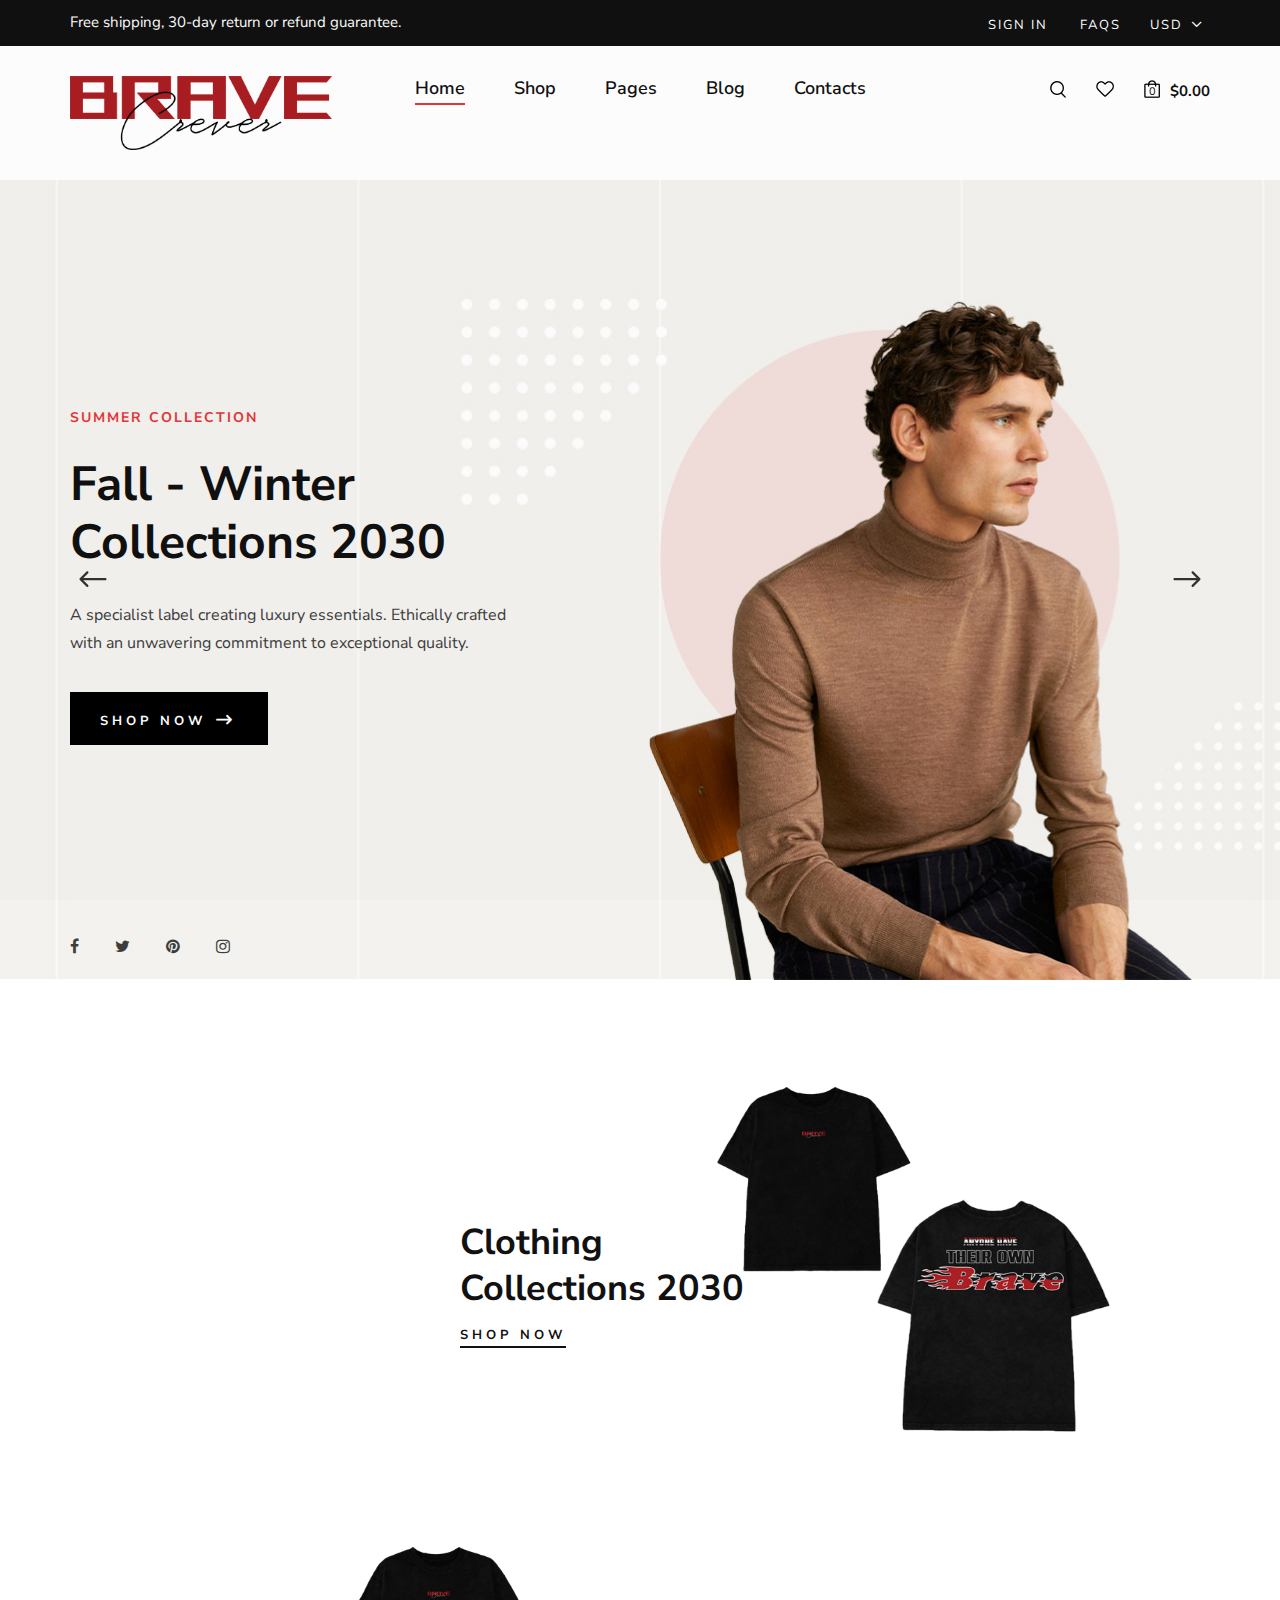
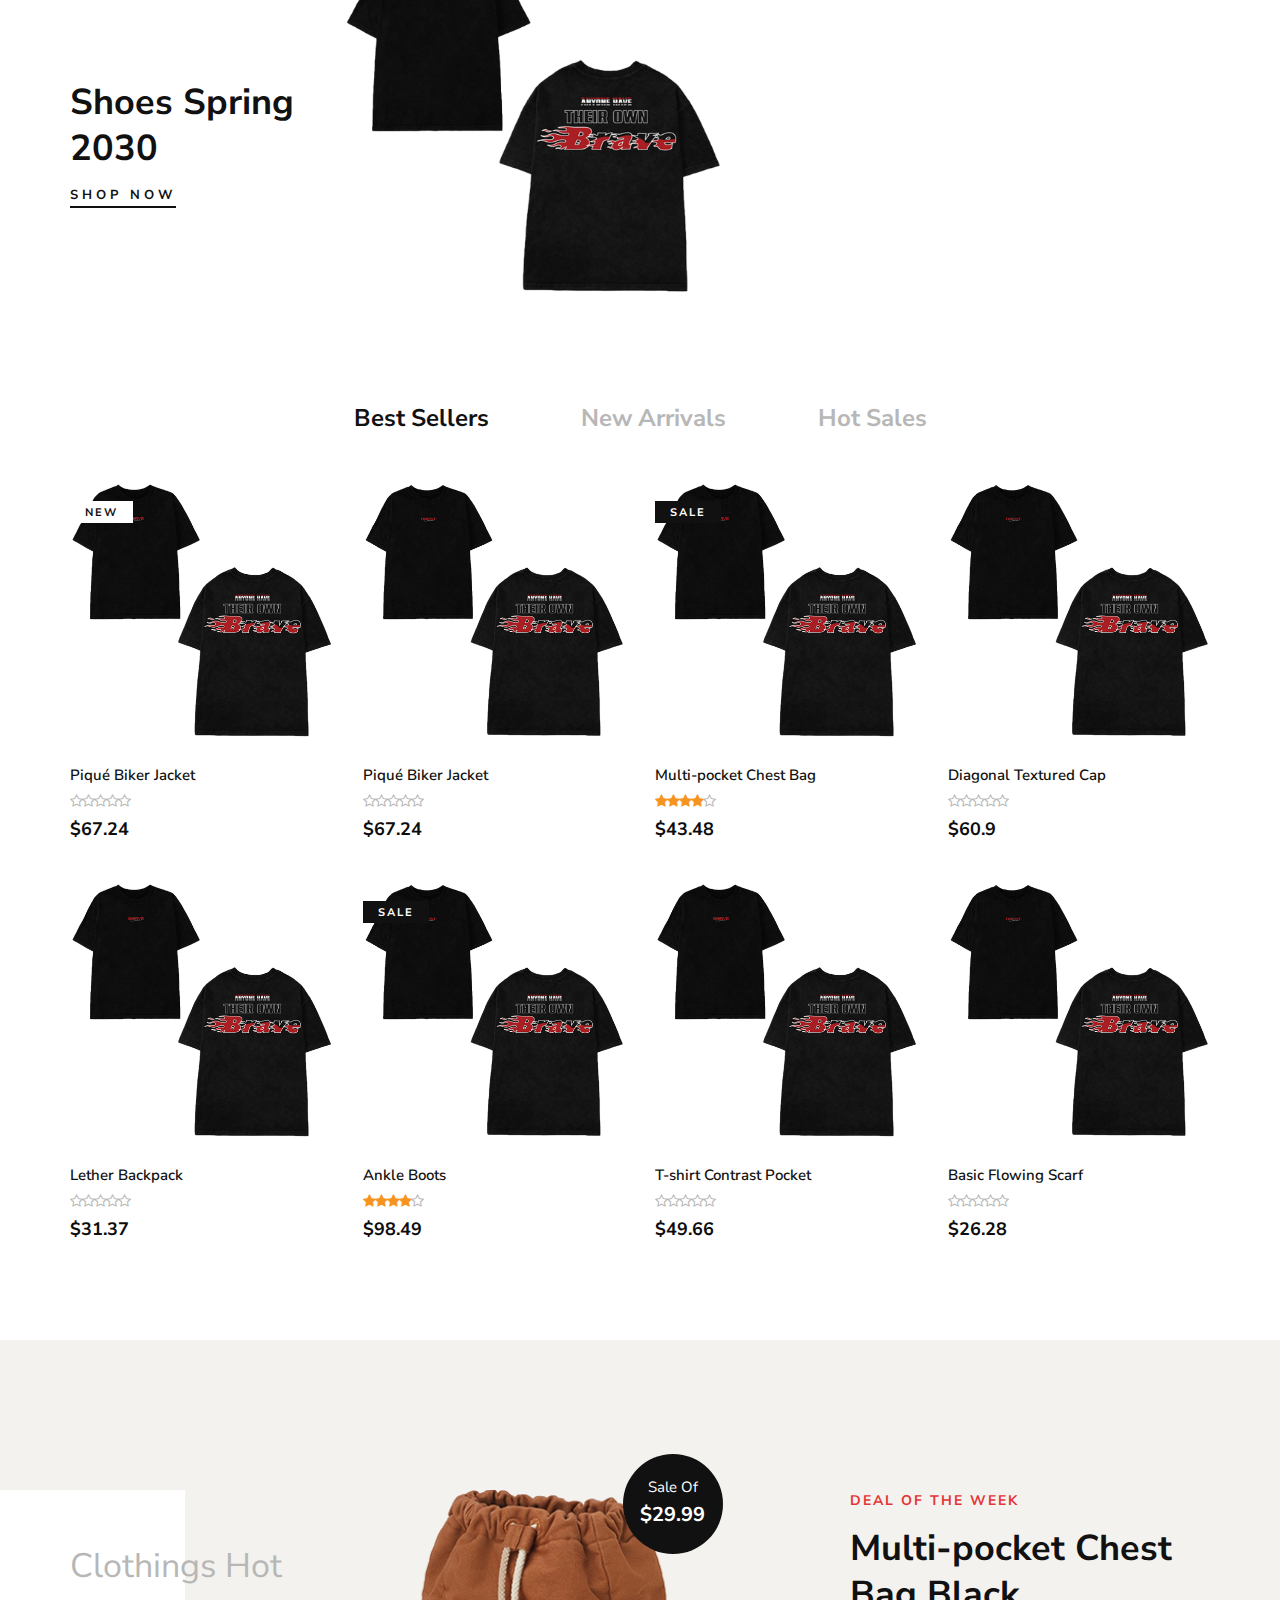
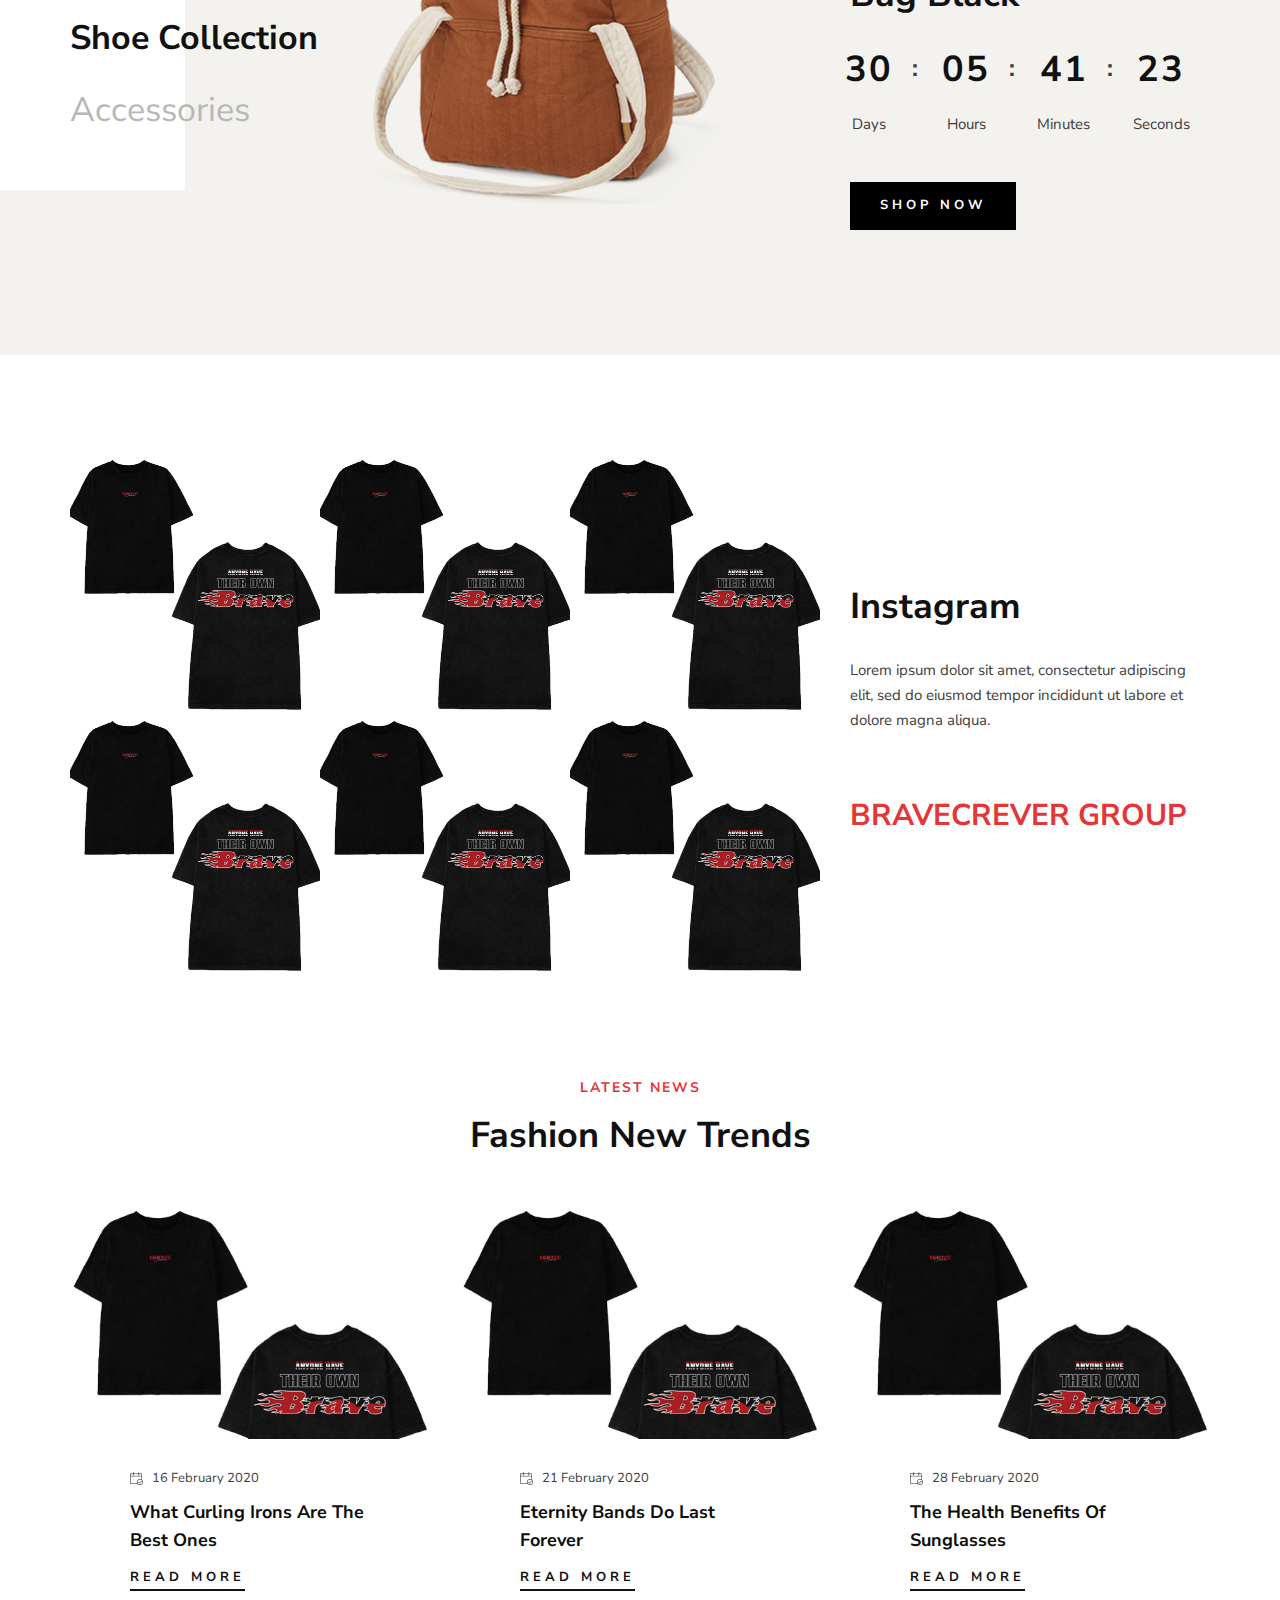
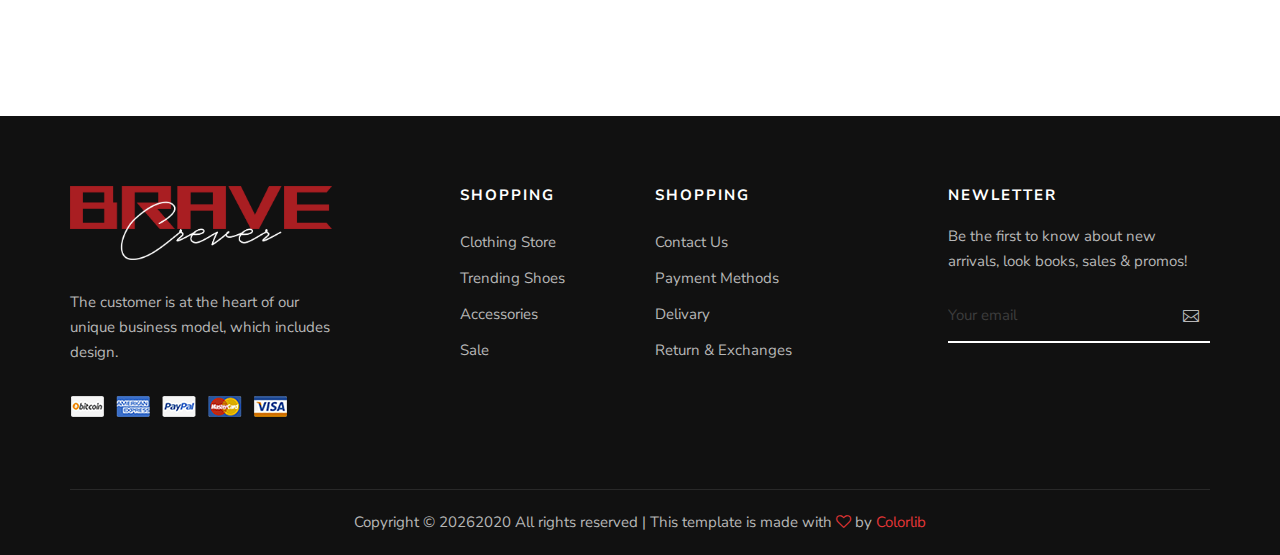
<file: index.html>
<!DOCTYPE html>
<html lang="zxx">

<head>
    <meta charset="UTF-8">
    <meta name="description" content="Male_Fashion Template">
    <meta name="keywords" content="Male_Fashion, unica, creative, html">
    <meta name="viewport" content="width=device-width, initial-scale=1.0">
    <meta http-equiv="X-UA-Compatible" content="ie=edge">
    <title>BRAVECREVER GROUP</title>
   
    <!-- Google Font -->
    <link href="https://fonts.googleapis.com/css2?family=Nunito+Sans:wght@300;400;600;700;800;900&display=swap"
    rel="stylesheet">

    <!-- Css Styles -->
    <link rel="stylesheet" href="css/bootstrap.min.css" type="text/css">
    <link rel="stylesheet" href="css/font-awesome.min.css" type="text/css">
    <link rel="stylesheet" href="css/elegant-icons.css" type="text/css">
    <link rel="stylesheet" href="css/magnific-popup.css" type="text/css">
    <link rel="stylesheet" href="css/nice-select.css" type="text/css">
    <link rel="stylesheet" href="css/owl.carousel.min.css" type="text/css">
    <link rel="stylesheet" href="css/slicknav.min.css" type="text/css">
    <link rel="stylesheet" href="css/style.css" type="text/css">
    <link rel='shortcut icon' href='./img/favicon.png.png' />
</head>

<body>
    <!-- Page Preloder -->
    <div id="preloder">
        <div class="loader"></div>
    </div>

    <!-- Offcanvas Menu Begin -->
    <div class="offcanvas-menu-overlay"></div>
    <div class="offcanvas-menu-wrapper">
        <div class="offcanvas__option">
            <div class="offcanvas__links">
                <a href="#">Sign in</a>
                <a href="#">FAQs</a>
            </div>
            <div class="offcanvas__top__hover">
                <span>Usd <i class="arrow_carrot-down"></i></span>
                <ul>
                    <li>USD</li>
                    <li>EUR</li>
                    <li>USD</li>
                </ul>
            </div>
        </div>
        <div class="offcanvas__nav__option">
            <a href="#" class="search-switch"><img src="img/icon/search.png" alt=""></a>
            <a href="#"><img src="img/icon/heart.png" alt=""></a>
            <a href="#"><img src="img/icon/cart.png" alt=""> <span>0</span></a>
            <div class="price">$0.00</div>
        </div>
        <div id="mobile-menu-wrap"></div>
        <div class="offcanvas__text">
            <p>Free shipping, 30-day return or refund guarantee.</p>
        </div>
    </div>
    <!-- Offcanvas Menu End -->

    <!-- Header Section Begin -->
    <header class="header">
        <div class="header__top">
            <div class="container">
                <div class="row">
                    <div class="col-lg-6 col-md-7">
                        <div class="header__top__left">
                            <p>Free shipping, 30-day return or refund guarantee.</p>
                        </div>
                    </div>
                    <div class="col-lg-6 col-md-5">
                        <div class="header__top__right">
                            <div class="header__top__links">
                                <a href="#">Sign in</a>
                                <a href="#">FAQs</a>
                            </div>
                            <div class="header__top__hover">
                                <span>Usd <i class="arrow_carrot-down"></i></span>
                                <ul>
                                    <li>USD</li>
                                    <li>EUR</li>
                                    <li>USD</li>
                                </ul>
                            </div>
                        </div>
                    </div>
                </div>
            </div>
        </div>
        <div class="container">
            <div class="row">
                <div class="col-lg-3 col-md-3">
                    <div class="header__logo">
                        <a href="./index.html"><img src="./img/logo4.png" alt=""></a>
                    </div>
                </div>
                <div class="col-lg-6 col-md-6">
                    <nav class="header__menu mobile-menu">
                        <ul>
                            <li class="active"><a href="./index.html">Home</a></li>
                            <li><a href="./shop.html">Shop</a></li>
                            <li><a href="#">Pages</a>
                                <ul class="dropdown">
                                    <li><a href="./about.html">About Us</a></li>
                                    <li><a href="./shop-details.html">Shop Details</a></li>
                                    <li><a href="./shopping-cart.html">Shopping Cart</a></li>
                                    <li><a href="./checkout.html">Check Out</a></li>
                                    <li><a href="./blog-details.html">Blog Details</a></li>
                                </ul>
                            </li>
                            <li><a href="./blog.html">Blog</a></li>
                            <li><a href="./contact.html">Contacts</a></li>
                        </ul>
                    </nav>
                </div>
                <div class="col-lg-3 col-md-3">
                    <div class="header__nav__option">
                        <a href="#" class="search-switch"><img src="img/icon/search.png" alt=""></a>
                        <a href="#"><img src="img/icon/heart.png" alt=""></a>
                        <a href="#"><img src="img/icon/cart.png" alt=""> <span>0</span></a>
                        <div class="price">$0.00</div>
                    </div>
                </div>
            </div>
            <div class="canvas__open"><i class="fa fa-bars"></i></div>
        </div>
    </header>
    <!-- Header Section End -->

    <!-- Hero Section Begin -->
    <section class="hero">
        <div class="hero__slider owl-carousel">
            <div class="hero__items set-bg" data-setbg="img/hero/hero-1.jpg">
                <div class="container">
                    <div class="row">
                        <div class="col-xl-5 col-lg-7 col-md-8">
                            <div class="hero__text">
                                <h6>Summer Collection</h6>
                                <h2>Fall - Winter Collections 2030</h2>
                                <p>A specialist label creating luxury essentials. Ethically crafted with an unwavering
                                commitment to exceptional quality.</p>
                                <a href="#" class="primary-btn">Shop now <span class="arrow_right"></span></a>
                                <div class="hero__social">
                                    <a href="#"><i class="fa fa-facebook"></i></a>
                                    <a href="#"><i class="fa fa-twitter"></i></a>
                                    <a href="#"><i class="fa fa-pinterest"></i></a>
                                    <a href="#"><i class="fa fa-instagram"></i></a>
                                </div>
                            </div>
                        </div>
                    </div>
                </div>
            </div>
            <div class="hero__items set-bg" data-setbg="img/hero/hero-2.jpg">
                <div class="container">
                    <div class="row">
                        <div class="col-xl-5 col-lg-7 col-md-8">
                            <div class="hero__text">
                                <h6>Summer Collection</h6>
                                <h2>Fall - Winter Collections 2030</h2>
                                <p>A specialist label creating luxury essentials. Ethically crafted with an unwavering
                                commitment to exceptional quality.</p>
                                <a href="#" class="primary-btn">Shop now <span class="arrow_right"></span></a>
                                <div class="hero__social">
                                    <a href="#"><i class="fa fa-facebook"></i></a>
                                    <a href="#"><i class="fa fa-twitter"></i></a>
                                    <a href="#"><i class="fa fa-pinterest"></i></a>
                                    <a href="#"><i class="fa fa-instagram"></i></a>
                                </div>
                            </div>
                        </div>
                    </div>
                </div>
            </div>
        </div>
    </section>
    <!-- Hero Section End -->

    <!-- Banner Section Begin -->
    <section class="banner spad">
        <div class="container">
            <div class="row">
                <div class="col-lg-7 offset-lg-4">
                    <div class="banner__item">
                        <div class="banner__item__pic">
                            <img src="img/aomoi.jpg" height="360px" width="400px">
                        </div>
                        <div class="banner__item__text">
                            <h2>Clothing Collections 2030</h2>
                            <a href="#">Shop now</a>
                        </div>
                    </div>
                </div>
                
                <div class="col-lg-7">
                    <div class="banner__item banner__item--last">
                        <div class="banner__item__pic">
                            <img src="img/aomoi.jpg" height="360px" width="380px">
                        <div class="banner__item__text">
                            <h2>Shoes Spring 2030</h2>
                            <a href="#">Shop now</a>
                        </div>
                    </div>
                </div>
            </div>
        </div>
    </section>
    <!-- Banner Section End -->

    <!-- Product Section Begin -->
    <section class="product spad">
        <div class="container">
            <div class="row">
                <div class="col-lg-12">
                    <ul class="filter__controls">
                        <li class="active" data-filter="*">Best Sellers</li>
                        <li data-filter=".new-arrivals">New Arrivals</li>
                        <li data-filter=".hot-sales">Hot Sales</li>
                    </ul>
                </div>
            </div>
            <div class="row product__filter">
                <div class="col-lg-3 col-md-6 col-sm-6 col-md-6 col-sm-6 mix new-arrivals">
                    <div class="product__item">
                        <div class="product__item__pic set-bg" data-setbg="img/aomoi.jpg">
                            <span class="label">New</span>
                            <ul class="product__hover">
                                <li><a href="#"><img src="img/icon/heart.png" alt=""></a></li>
                                <li><a href="#"><img src="img/icon/compare.png" alt=""> <span>Compare</span></a></li>
                                <li><a href="#"><img src="img/icon/search.png" alt=""></a></li>
                            </ul>
                        </div>
                        <div class="product__item__text">
                            <h6>Piqué Biker Jacket</h6>
                            <a href="#" class="add-cart">+ Add To Cart</a>
                            <div class="rating">
                                <i class="fa fa-star-o"></i>
                                <i class="fa fa-star-o"></i>
                                <i class="fa fa-star-o"></i>
                                <i class="fa fa-star-o"></i>
                                <i class="fa fa-star-o"></i>
                            </div>
                            <h5>$67.24</h5>
                            <div class="product__color__select">
                                <label for="pc-1">
                                    <input type="radio" id="pc-1">
                                </label>
                                <label class="active black" for="pc-2">
                                    <input type="radio" id="pc-2">
                                </label>
                                <label class="grey" for="pc-3">
                                    <input type="radio" id="pc-3">
                                </label>
                            </div>
                        </div>
                    </div>
                </div>
                <div class="col-lg-3 col-md-6 col-sm-6 col-md-6 col-sm-6 mix hot-sales">
                    <div class="product__item">
                        <div class="product__item__pic set-bg" data-setbg="img/aomoi.jpg">
                            <ul class="product__hover">
                                <li><a href="#"><img src="img/icon/heart.png" alt=""></a></li>
                                <li><a href="#"><img src="img/icon/compare.png" alt=""> <span>Compare</span></a></li>
                                <li><a href="#"><img src="img/icon/search.png" alt=""></a></li>
                            </ul>
                        </div>
                        <div class="product__item__text">
                            <h6>Piqué Biker Jacket</h6>
                            <a href="#" class="add-cart">+ Add To Cart</a>
                            <div class="rating">
                                <i class="fa fa-star-o"></i>
                                <i class="fa fa-star-o"></i>
                                <i class="fa fa-star-o"></i>
                                <i class="fa fa-star-o"></i>
                                <i class="fa fa-star-o"></i>
                            </div>
                            <h5>$67.24</h5>
                            <div class="product__color__select">
                                <label for="pc-4">
                                    <input type="radio" id="pc-4">
                                </label>
                                <label class="active black" for="pc-5">
                                    <input type="radio" id="pc-5">
                                </label>
                                <label class="grey" for="pc-6">
                                    <input type="radio" id="pc-6">
                                </label>
                            </div>
                        </div>
                    </div>
                </div>
                <div class="col-lg-3 col-md-6 col-sm-6 col-md-6 col-sm-6 mix new-arrivals">
                    <div class="product__item sale">
                        <div class="product__item__pic set-bg" data-setbg="img/aomoi.jpg">
                            <span class="label">Sale</span>
                            <ul class="product__hover">
                                <li><a href="#"><img src="img/icon/heart.png" alt=""></a></li>
                                <li><a href="#"><img src="img/icon/compare.png" alt=""> <span>Compare</span></a></li>
                                <li><a href="#"><img src="img/icon/search.png" alt=""></a></li>
                            </ul>
                        </div>
                        <div class="product__item__text">
                            <h6>Multi-pocket Chest Bag</h6>
                            <a href="#" class="add-cart">+ Add To Cart</a>
                            <div class="rating">
                                <i class="fa fa-star"></i>
                                <i class="fa fa-star"></i>
                                <i class="fa fa-star"></i>
                                <i class="fa fa-star"></i>
                                <i class="fa fa-star-o"></i>
                            </div>
                            <h5>$43.48</h5>
                            <div class="product__color__select">
                                <label for="pc-7">
                                    <input type="radio" id="pc-7">
                                </label>
                                <label class="active black" for="pc-8">
                                    <input type="radio" id="pc-8">
                                </label>
                                <label class="grey" for="pc-9">
                                    <input type="radio" id="pc-9">
                                </label>
                            </div>
                        </div>
                    </div>
                </div>
                <div class="col-lg-3 col-md-6 col-sm-6 col-md-6 col-sm-6 mix hot-sales">
                    <div class="product__item">
                        <div class="product__item__pic set-bg" data-setbg="img/aomoi.jpg">
                            <ul class="product__hover">
                                <li><a href="#"><img src="img/icon/heart.png" alt=""></a></li>
                                <li><a href="#"><img src="img/icon/compare.png" alt=""> <span>Compare</span></a></li>
                                <li><a href="#"><img src="img/icon/search.png" alt=""></a></li>
                            </ul>
                        </div>
                        <div class="product__item__text">
                            <h6>Diagonal Textured Cap</h6>
                            <a href="#" class="add-cart">+ Add To Cart</a>
                            <div class="rating">
                                <i class="fa fa-star-o"></i>
                                <i class="fa fa-star-o"></i>
                                <i class="fa fa-star-o"></i>
                                <i class="fa fa-star-o"></i>
                                <i class="fa fa-star-o"></i>
                            </div>
                            <h5>$60.9</h5>
                            <div class="product__color__select">
                                <label for="pc-10">
                                    <input type="radio" id="pc-10">
                                </label>
                                <label class="active black" for="pc-11">
                                    <input type="radio" id="pc-11">
                                </label>
                                <label class="grey" for="pc-12">
                                    <input type="radio" id="pc-12">
                                </label>
                            </div>
                        </div>
                    </div>
                </div>
                <div class="col-lg-3 col-md-6 col-sm-6 col-md-6 col-sm-6 mix new-arrivals">
                    <div class="product__item">
                        <div class="product__item__pic set-bg" data-setbg="img/aomoi.jpg">
                            <ul class="product__hover">
                                <li><a href="#"><img src="img/icon/heart.png" alt=""></a></li>
                                <li><a href="#"><img src="img/icon/compare.png" alt=""> <span>Compare</span></a></li>
                                <li><a href="#"><img src="img/icon/search.png" alt=""></a></li>
                            </ul>
                        </div>
                        <div class="product__item__text">
                            <h6>Lether Backpack</h6>
                            <a href="#" class="add-cart">+ Add To Cart</a>
                            <div class="rating">
                                <i class="fa fa-star-o"></i>
                                <i class="fa fa-star-o"></i>
                                <i class="fa fa-star-o"></i>
                                <i class="fa fa-star-o"></i>
                                <i class="fa fa-star-o"></i>
                            </div>
                            <h5>$31.37</h5>
                            <div class="product__color__select">
                                <label for="pc-13">
                                    <input type="radio" id="pc-13">
                                </label>
                                <label class="active black" for="pc-14">
                                    <input type="radio" id="pc-14">
                                </label>
                                <label class="grey" for="pc-15">
                                    <input type="radio" id="pc-15">
                                </label>
                            </div>
                        </div>
                    </div>
                </div>
                <div class="col-lg-3 col-md-6 col-sm-6 col-md-6 col-sm-6 mix hot-sales">
                    <div class="product__item sale">
                        <div class="product__item__pic set-bg" data-setbg="img/aomoi.jpg">
                            <span class="label">Sale</span>
                            <ul class="product__hover">
                                <li><a href="#"><img src="img/icon/heart.png" alt=""></a></li>
                                <li><a href="#"><img src="img/icon/compare.png" alt=""> <span>Compare</span></a></li>
                                <li><a href="#"><img src="img/icon/search.png" alt=""></a></li>
                            </ul>
                        </div>
                        <div class="product__item__text">
                            <h6>Ankle Boots</h6>
                            <a href="#" class="add-cart">+ Add To Cart</a>
                            <div class="rating">
                                <i class="fa fa-star"></i>
                                <i class="fa fa-star"></i>
                                <i class="fa fa-star"></i>
                                <i class="fa fa-star"></i>
                                <i class="fa fa-star-o"></i>
                            </div>
                            <h5>$98.49</h5>
                            <div class="product__color__select">
                                <label for="pc-16">
                                    <input type="radio" id="pc-16">
                                </label>
                                <label class="active black" for="pc-17">
                                    <input type="radio" id="pc-17">
                                </label>
                                <label class="grey" for="pc-18">
                                    <input type="radio" id="pc-18">
                                </label>
                            </div>
                        </div>
                    </div>
                </div>
                <div class="col-lg-3 col-md-6 col-sm-6 col-md-6 col-sm-6 mix new-arrivals">
                    <div class="product__item">
                        <div class="product__item__pic set-bg" data-setbg="img/aomoi.jpg">
                            <ul class="product__hover">
                                <li><a href="#"><img src="img/icon/heart.png" alt=""></a></li>
                                <li><a href="#"><img src="img/icon/compare.png" alt=""> <span>Compare</span></a></li>
                                <li><a href="#"><img src="img/icon/search.png" alt=""></a></li>
                            </ul>
                        </div>
                        <div class="product__item__text">
                            <h6>T-shirt Contrast Pocket</h6>
                            <a href="#" class="add-cart">+ Add To Cart</a>
                            <div class="rating">
                                <i class="fa fa-star-o"></i>
                                <i class="fa fa-star-o"></i>
                                <i class="fa fa-star-o"></i>
                                <i class="fa fa-star-o"></i>
                                <i class="fa fa-star-o"></i>
                            </div>
                            <h5>$49.66</h5>
                            <div class="product__color__select">
                                <label for="pc-19">
                                    <input type="radio" id="pc-19">
                                </label>
                                <label class="active black" for="pc-20">
                                    <input type="radio" id="pc-20">
                                </label>
                                <label class="grey" for="pc-21">
                                    <input type="radio" id="pc-21">
                                </label>
                            </div>
                        </div>
                    </div>
                </div>
                <div class="col-lg-3 col-md-6 col-sm-6 col-md-6 col-sm-6 mix hot-sales">
                    <div class="product__item">
                        <div class="product__item__pic set-bg" data-setbg="img/aomoi.jpg">
                            <ul class="product__hover">
                                <li><a href="#"><img src="img/icon/heart.png" alt=""></a></li>
                                <li><a href="#"><img src="img/icon/compare.png" alt=""> <span>Compare</span></a></li>
                                <li><a href="#"><img src="img/icon/search.png" alt=""></a></li>
                            </ul>
                        </div>
                        <div class="product__item__text">
                            <h6>Basic Flowing Scarf</h6>
                            <a href="#" class="add-cart">+ Add To Cart</a>
                            <div class="rating">
                                <i class="fa fa-star-o"></i>
                                <i class="fa fa-star-o"></i>
                                <i class="fa fa-star-o"></i>
                                <i class="fa fa-star-o"></i>
                                <i class="fa fa-star-o"></i>
                            </div>
                            <h5>$26.28</h5>
                            <div class="product__color__select">
                                <label for="pc-22">
                                    <input type="radio" id="pc-22">
                                </label>
                                <label class="active black" for="pc-23">
                                    <input type="radio" id="pc-23">
                                </label>
                                <label class="grey" for="pc-24">
                                    <input type="radio" id="pc-24">
                                </label>
                            </div>
                        </div>
                    </div>
                </div>
            </div>
        </div>
    </section>
    <!-- Product Section End -->

    <!-- Categories Section Begin -->
    <section class="categories spad">
        <div class="container">
            <div class="row">
                <div class="col-lg-3">
                    <div class="categories__text">
                        <h2>Clothings Hot <br /> <span>Shoe Collection</span> <br /> Accessories</h2>
                    </div>
                </div>
                <div class="col-lg-4">
                    <div class="categories__hot__deal">
                        <img src="img/product-sale.png" alt="">
                        <div class="hot__deal__sticker">
                            <span>Sale Of</span>
                            <h5>$29.99</h5>
                        </div>
                    </div>
                </div>
                <div class="col-lg-4 offset-lg-1">
                    <div class="categories__deal__countdown">
                        <span>Deal Of The Week</span>
                        <h2>Multi-pocket Chest Bag Black</h2>
                        <div class="categories__deal__countdown__timer" id="countdown">
                            <div class="cd-item">
                                <span>3</span>
                                <p>Days</p>
                            </div>
                            <div class="cd-item">
                                <span>1</span>
                                <p>Hours</p>
                            </div>
                            <div class="cd-item">
                                <span>50</span>
                                <p>Minutes</p>
                            </div>
                            <div class="cd-item">
                                <span>18</span>
                                <p>Seconds</p>
                            </div>
                        </div>
                        <a href="#" class="primary-btn">Shop now</a>
                    </div>
                </div>
            </div>
        </div>
    </section>
    <!-- Categories Section End -->

    <!-- Instagram Section Begin -->
    <section class="instagram spad">
        <div class="container">
            <div class="row">
                <div class="col-lg-8">
                    <div class="instagram__pic">
                        <div class="instagram__pic__item set-bg" data-setbg="img/aomoi.jpg"></div>
                        <div class="instagram__pic__item set-bg" data-setbg="img/aomoi.jpg"></div>
                        <div class="instagram__pic__item set-bg" data-setbg="img/aomoi.jpg"></div>
                        <div class="instagram__pic__item set-bg" data-setbg="img/aomoi.jpg"></div>
                        <div class="instagram__pic__item set-bg" data-setbg="img/aomoi.jpg"></div>
                        <div class="instagram__pic__item set-bg" data-setbg="img/aomoi.jpg"></div>
                    </div>
                </div>
                <div class="col-lg-4">
                    <div class="instagram__text">
                        <h2>Instagram</h2>
                        <p>Lorem ipsum dolor sit amet, consectetur adipiscing elit, sed do eiusmod tempor incididunt ut
                        labore et dolore magna aliqua.</p>
                        <h3>BRAVECREVER GROUP</h3>
                    </div>
                </div>
            </div>
        </div>
    </section>
    <!-- Instagram Section End -->

    <!-- Latest Blog Section Begin -->
    <section class="latest spad">
        <div class="container">
            <div class="row">
                <div class="col-lg-12">
                    <div class="section-title">
                        <span>Latest News</span>
                        <h2>Fashion New Trends</h2>
                    </div>
                </div>
            </div>
            <div class="row">
                <div class="col-lg-4 col-md-6 col-sm-6">
                    <div class="blog__item">
                        <div class="blog__item__pic set-bg" data-setbg="img/aomoi.jpg"></div>
                        <div class="blog__item__text">
                            <span><img src="img/icon/calendar.png" alt=""> 16 February 2020</span>
                            <h5>What Curling Irons Are The Best Ones</h5>
                            <a href="#">Read More</a>
                        </div>
                    </div>
                </div>
                <div class="col-lg-4 col-md-6 col-sm-6">
                    <div class="blog__item">
                        <div class="blog__item__pic set-bg" data-setbg="img/aomoi.jpg"></div>
                        <div class="blog__item__text">
                            <span><img src="img/icon/calendar.png" alt=""> 21 February 2020</span>
                            <h5>Eternity Bands Do Last Forever</h5>
                            <a href="#">Read More</a>
                        </div>
                    </div>
                </div>
                <div class="col-lg-4 col-md-6 col-sm-6">
                    <div class="blog__item">
                        <div class="blog__item__pic set-bg" data-setbg="img/aomoi.jpg"></div>
                        <div class="blog__item__text">
                            <span><img src="img/icon/calendar.png" alt=""> 28 February 2020</span>
                            <h5>The Health Benefits Of Sunglasses</h5>
                            <a href="#">Read More</a>
                        </div>
                    </div>
                </div>
            </div>
        </div>
    </section>
    <!-- Latest Blog Section End -->

    <!-- Footer Section Begin -->
    <footer class="footer">
        <div class="container">
            <div class="row">
                <div class="col-lg-3 col-md-6 col-sm-6">
                    <div class="footer__about">
                        <div class="footer__logo">
                            <a href="#"><img src="./img/logonho,m.png" alt=""></a>
                        </div>
                        <p>The customer is at the heart of our unique business model, which includes design.</p>
                        <a href="#"><img src="img/payment.png" alt=""></a>
                    </div>
                </div>
                <div class="col-lg-2 offset-lg-1 col-md-3 col-sm-6">
                    <div class="footer__widget">
                        <h6>Shopping</h6>
                        <ul>
                            <li><a href="#">Clothing Store</a></li>
                            <li><a href="#">Trending Shoes</a></li>
                            <li><a href="#">Accessories</a></li>
                            <li><a href="#">Sale</a></li>
                        </ul>
                    </div>
                </div>
                <div class="col-lg-2 col-md-3 col-sm-6">
                    <div class="footer__widget">
                        <h6>Shopping</h6>
                        <ul>
                            <li><a href="#">Contact Us</a></li>
                            <li><a href="#">Payment Methods</a></li>
                            <li><a href="#">Delivary</a></li>
                            <li><a href="#">Return & Exchanges</a></li>
                        </ul>
                    </div>
                </div>
                <div class="col-lg-3 offset-lg-1 col-md-6 col-sm-6">
                    <div class="footer__widget">
                        <h6>NewLetter</h6>
                        <div class="footer__newslatter">
                            <p>Be the first to know about new arrivals, look books, sales & promos!</p>
                            <form action="#">
                                <input type="text" placeholder="Your email">
                                <button type="submit"><span class="icon_mail_alt"></span></button>
                            </form>
                        </div>
                    </div>
                </div>
            </div>
            <div class="row">
                <div class="col-lg-12 text-center">
                    <div class="footer__copyright__text">
                        <!-- Link back to Colorlib can't be removed. Template is licensed under CC BY 3.0. -->
                        <p>Copyright ©
                            <script>
                                document.write(new Date().getFullYear());
                            </script>2020
                            All rights reserved | This template is made with <i class="fa fa-heart-o"
                            aria-hidden="true"></i> by <a href="https://colorlib.com" target="_blank">Colorlib</a>
                        </p>
                        <!-- Link back to Colorlib can't be removed. Template is licensed under CC BY 3.0. -->
                    </div>
                </div>
            </div>
        </div>
    </footer>
    <!-- Footer Section End -->

    <!-- Search Begin -->
    <div class="search-model">
        <div class="h-100 d-flex align-items-center justify-content-center">
            <div class="search-close-switch">+</div>
            <form class="search-model-form">
                <input type="text" id="search-input" placeholder="Search here.....">
            </form>
        </div>
    </div>
    <!-- Search End -->

    <!-- Js Plugins -->
    <script src="js/jquery-3.3.1.min.js"></script>
    <script src="js/bootstrap.min.js"></script>
    <script src="js/jquery.nice-select.min.js"></script>
    <script src="js/jquery.nicescroll.min.js"></script>
    <script src="js/jquery.magnific-popup.min.js"></script>
    <script src="js/jquery.countdown.min.js"></script>
    <script src="js/jquery.slicknav.js"></script>
    <script src="js/mixitup.min.js"></script>
    <script src="js/owl.carousel.min.js"></script>
    <script src="js/main.js"></script>
</body>

</html>
</file>
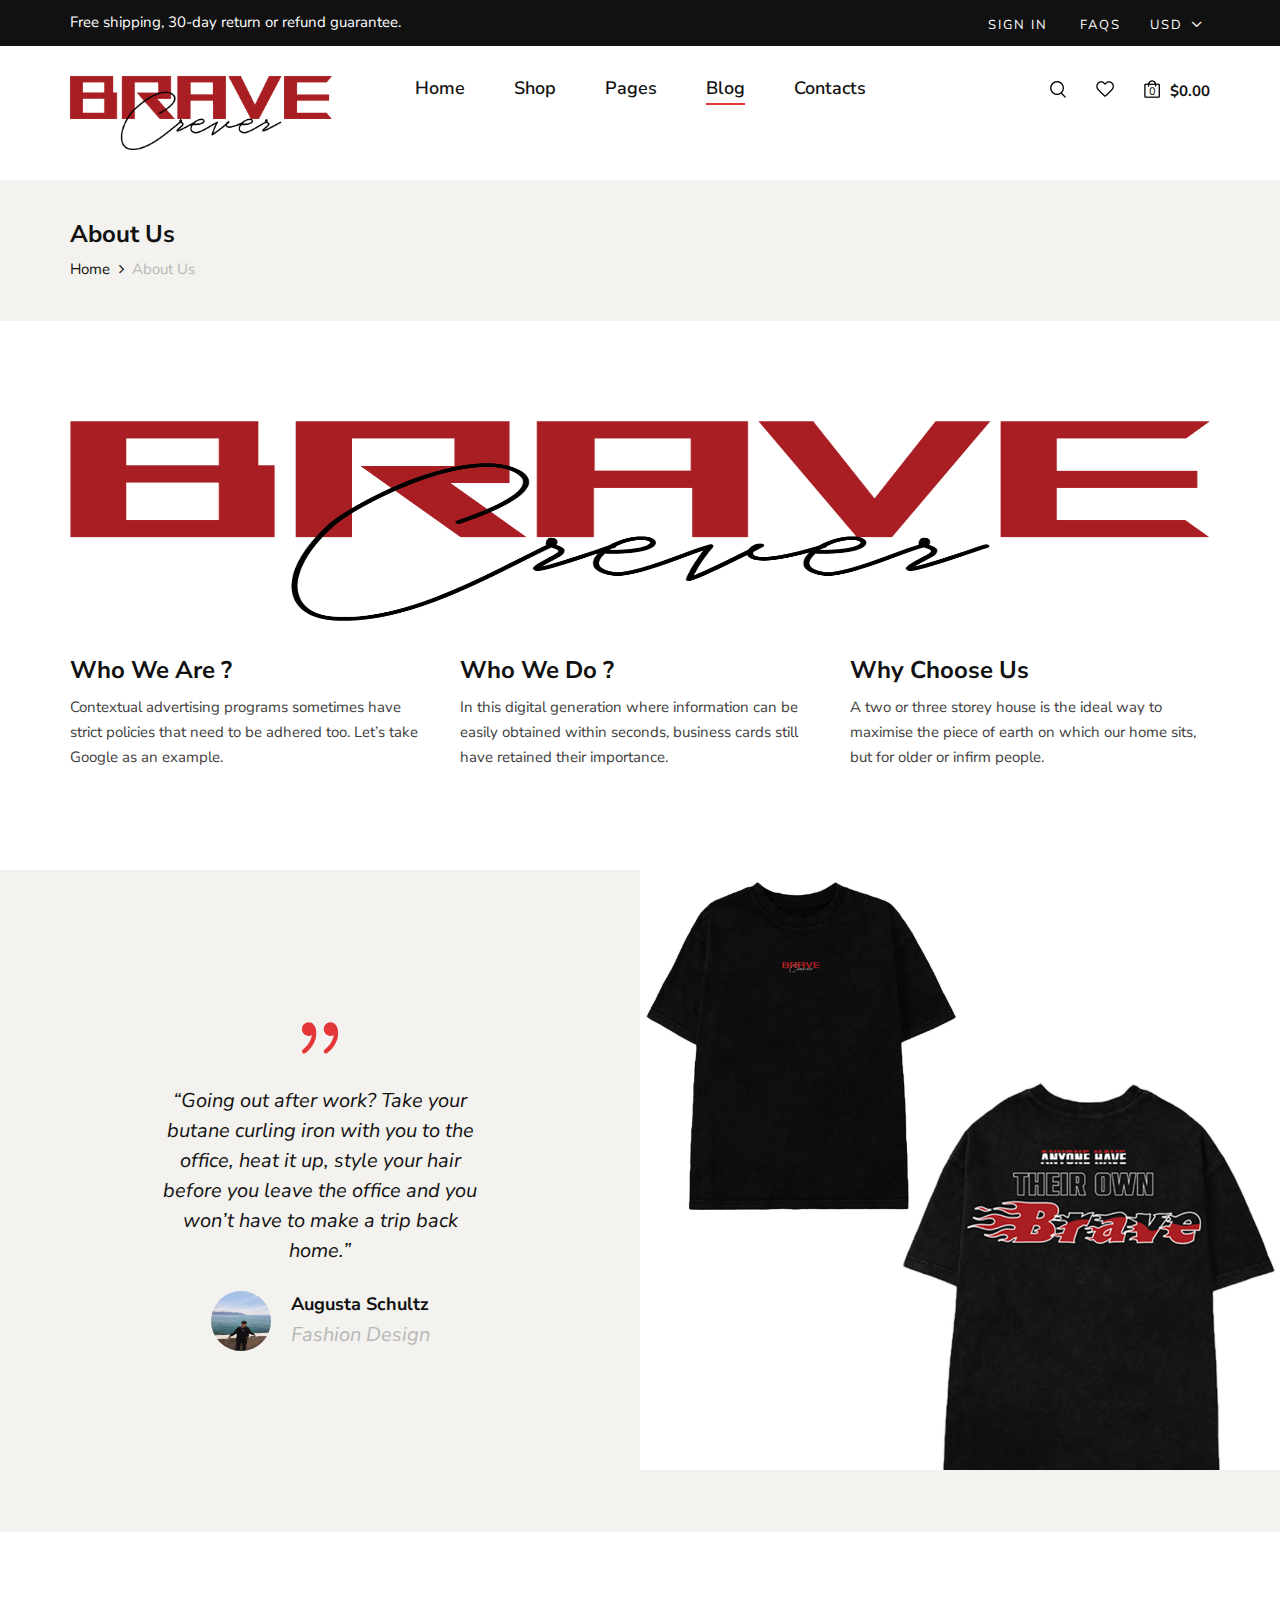
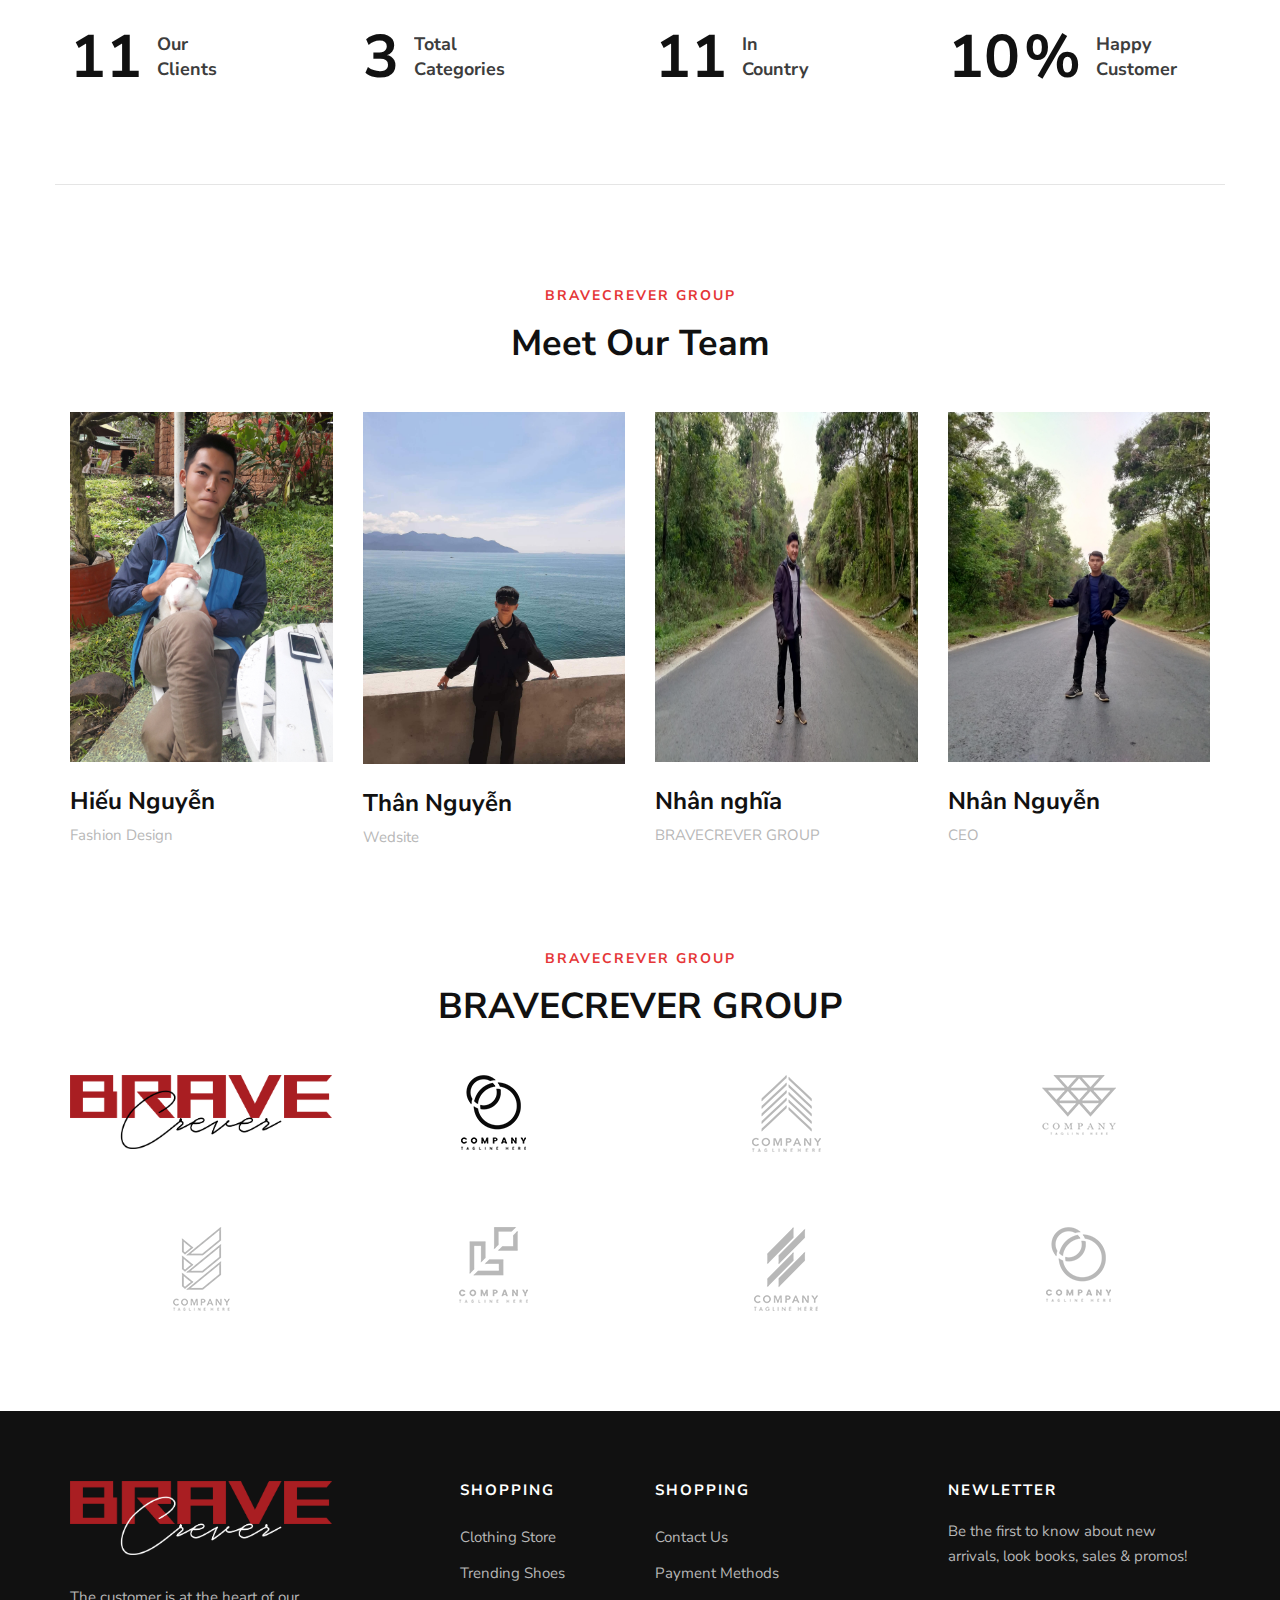
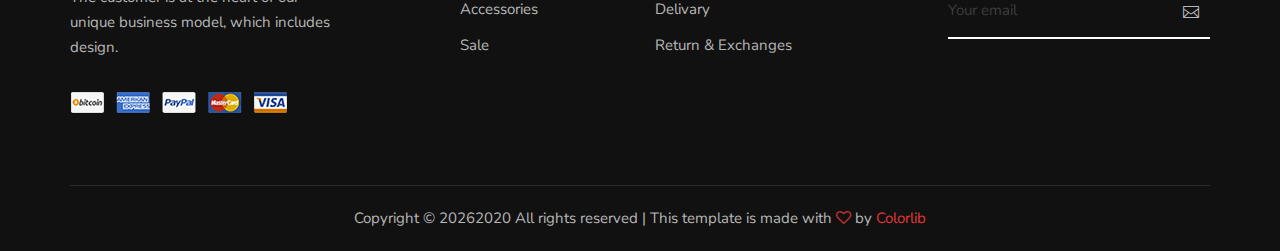
<file: about.html>
<!DOCTYPE html>
<html lang="zxx">

<head>
    <meta charset="UTF-8">
    <meta name="description" content="Male_Fashion Template">
    <meta name="keywords" content="Male_Fashion, unica, creative, html">
    <meta name="viewport" content="width=device-width, initial-scale=1.0">
    <meta http-equiv="X-UA-Compatible" content="ie=edge">
    <title>BRAVECREVER GROUP</title>

    <!-- Google Font -->
    <link href="https://fonts.googleapis.com/css2?family=Nunito+Sans:wght@300;400;600;700;800;900&display=swap"
    rel="stylesheet">

    <!-- Css Styles -->
    <link rel="stylesheet" href="css/bootstrap.min.css" type="text/css">
    <link rel="stylesheet" href="css/font-awesome.min.css" type="text/css">
    <link rel="stylesheet" href="css/elegant-icons.css" type="text/css">
    <link rel="stylesheet" href="css/magnific-popup.css" type="text/css">
    <link rel="stylesheet" href="css/nice-select.css" type="text/css">
    <link rel="stylesheet" href="css/owl.carousel.min.css" type="text/css">
    <link rel="stylesheet" href="css/slicknav.min.css" type="text/css">
    <link rel="stylesheet" href="css/style.css" type="text/css">
    <link rel='shortcut icon' href='./img/favicon.png.png' />
</head>

<body>
    <!-- Page Preloder -->
    <div id="preloder">
        <div class="loader"></div>
    </div>

    <!-- Offcanvas Menu Begin -->
    <div class="offcanvas-menu-overlay"></div>
    <div class="offcanvas-menu-wrapper">
        <div class="offcanvas__option">
            <div class="offcanvas__links">
                <a href="#">Sign in</a>
                <a href="#">FAQs</a>
            </div>
            <div class="offcanvas__top__hover">
                <span>Usd <i class="arrow_carrot-down"></i></span>
                <ul>
                    <li>USD</li>
                    <li>EUR</li>
                    <li>USD</li>
                </ul>
            </div>
        </div>
        <div class="offcanvas__nav__option">
            <a href="#" class="search-switch"><img src="img/icon/search.png" alt=""></a>
            <a href="#"><img src="img/icon/heart.png" alt=""></a>
            <a href="#"><img src="img/icon/cart.png" alt=""> <span>0</span></a>
            <div class="price">$0.00</div>
        </div>
        <div id="mobile-menu-wrap"></div>
        <div class="offcanvas__text">
            <p>Free shipping, 30-day return or refund guarantee.</p>
        </div>
    </div>
    <!-- Offcanvas Menu End -->

    <!-- Header Section Begin -->
    <header class="header">
        <div class="header__top">
            <div class="container">
                <div class="row">
                    <div class="col-lg-6 col-md-7">
                        <div class="header__top__left">
                            <p>Free shipping, 30-day return or refund guarantee.</p>
                        </div>
                    </div>
                    <div class="col-lg-6 col-md-5">
                        <div class="header__top__right">
                            <div class="header__top__links">
                                <a href="#">Sign in</a>
                                <a href="#">FAQs</a>
                            </div>
                            <div class="header__top__hover">
                                <span>Usd <i class="arrow_carrot-down"></i></span>
                                <ul>
                                    <li>USD</li>
                                    <li>EUR</li>
                                    <li>USD</li>
                                </ul>
                            </div>
                        </div>
                    </div>
                </div>
            </div>
        </div>
        <div class="container">
            <div class="row">
                <div class="col-lg-3 col-md-3">
                    <div class="header__logo">
                        <a href="./index.html"><img src="./img/logo4.png" alt=""></a>
                    </div>
                </div>
                <div class="col-lg-6 col-md-6">
                    <nav class="header__menu mobile-menu">
                        <ul>
                            <li><a href="./index.html">Home</a></li>
                            <li><a href="./shop.html">Shop</a></li>
                            <li><a href="#">Pages</a>
                                <ul class="dropdown">
                                    <li><a href="./about.html">About Us</a></li>
                                    <li><a href="./shop-details.html">Shop Details</a></li>
                                    <li><a href="./shopping-cart.html">Shopping Cart</a></li>
                                    <li><a href="./checkout.html">Check Out</a></li>
                                    <li><a href="./blog-details.html">Blog Details</a></li>
                                </ul>
                            </li>
                            <li class="active"><a href="./blog.html">Blog</a></li>
                            <li><a href="./contact.html">Contacts</a></li>
                        </ul>
                    </nav>
                </div>
                <div class="col-lg-3 col-md-3">
                    <div class="header__nav__option">
                        <a href="#" class="search-switch"><img src="img/icon/search.png" alt=""></a>
                        <a href="#"><img src="img/icon/heart.png" alt=""></a>
                        <a href="#"><img src="img/icon/cart.png" alt=""> <span>0</span></a>
                        <div class="price">$0.00</div>
                    </div>
                </div>
            </div>
            <div class="canvas__open"><i class="fa fa-bars"></i></div>
        </div>
    </header>
    <!-- Header Section End -->

    <!-- Breadcrumb Section Begin -->
    <section class="breadcrumb-option">
        <div class="container">
            <div class="row">
                <div class="col-lg-12">
                    <div class="breadcrumb__text">
                        <h4>About Us</h4>
                        <div class="breadcrumb__links">
                            <a href="./index.html">Home</a>
                            <span>About Us</span>
                        </div>
                    </div>
                </div>
            </div>
        </div>
    </section>
    <!-- Breadcrumb Section End -->

    <!-- About Section Begin -->
    <section class="about spad">
        <div class="container">
            <div class="row">
                <div class="col-lg-12">
                    <div class="about__pic">
                        <img src="./img/logo4.png" width="300px" height="200px">
                    </div>
                </div>
            </div>
            <div class="row">
                <div class="col-lg-4 col-md-4 col-sm-6">
                    <div class="about__item">
                        <h4>Who We Are ?</h4>
                        <p>Contextual advertising programs sometimes have strict policies that need to be adhered too.
                        Let’s take Google as an example.</p>
                    </div>
                </div>
                <div class="col-lg-4 col-md-4 col-sm-6">
                    <div class="about__item">
                        <h4>Who We Do ?</h4>
                        <p>In this digital generation where information can be easily obtained within seconds, business
                        cards still have retained their importance.</p>
                    </div>
                </div>
                <div class="col-lg-4 col-md-4 col-sm-6">
                    <div class="about__item">
                        <h4>Why Choose Us</h4>
                        <p>A two or three storey house is the ideal way to maximise the piece of earth on which our home
                        sits, but for older or infirm people.</p>
                    </div>
                </div>
            </div>
        </div>
    </section>
    <!-- About Section End -->

    <!-- Testimonial Section Begin -->
    <section class="testimonial">
        <div class="container-fluid">
            <div class="row">
                <div class="col-lg-6 p-0">
                    <div class="testimonial__text">
                        <span class="icon_quotations"></span>
                        <p>“Going out after work? Take your butane curling iron with you to the office, heat it up,
                            style your hair before you leave the office and you won’t have to make a trip back home.”
                        </p>
                        <div class="testimonial__author">
                            <div class="testimonial__author__pic">
                                <img src="./img/CeO.JPG" alt="">
                            </div>
                            <div class="testimonial__author__text">
                                <h5>Augusta Schultz</h5>
                                <p>Fashion Design</p>
                            </div>
                        </div>
                    </div>
                </div>
                <div class="col-lg-6 p-0">
                    <div class="testimonial__pic set-bg" data-setbg="img/aomoi.jpg"></div>
                </div>
            </div>
        </div>
    </section>
    <!-- Testimonial Section End -->

    <!-- Counter Section Begin -->
    <section class="counter spad">
        <div class="container">
            <div class="row">
                <div class="col-lg-3 col-md-6 col-sm-6">
                    <div class="counter__item">
                        <div class="counter__item__number">
                            <h2 class="cn_num">102</h2>
                        </div>
                        <span>Our <br />Clients</span>
                    </div>
                </div>
                <div class="col-lg-3 col-md-6 col-sm-6">
                    <div class="counter__item">
                        <div class="counter__item__number">
                            <h2 class="cn_num">30</h2>
                        </div>
                        <span>Total <br />Categories</span>
                    </div>
                </div>
                <div class="col-lg-3 col-md-6 col-sm-6">
                    <div class="counter__item">
                        <div class="counter__item__number">
                            <h2 class="cn_num">102</h2>
                        </div>
                        <span>In <br />Country</span>
                    </div>
                </div>
                <div class="col-lg-3 col-md-6 col-sm-6">
                    <div class="counter__item">
                        <div class="counter__item__number">
                            <h2 class="cn_num">98</h2>
                            <strong>%</strong>
                        </div>
                        <span>Happy <br />Customer</span>
                    </div>
                </div>
            </div>
        </div>
    </section>
    <!-- Counter Section End -->

    <!-- Team Section Begin -->
    <section class="team spad">
        <div class="container">
            <div class="row">
                <div class="col-lg-12">
                    <div class="section-title">
                        <span>BRAVECREVER GROUP</span>
                        <h2>Meet Our Team</h2>
                    </div>
                </div>
            </div>
            <div class="row">
                <div class="col-lg-3 col-md-6 col-sm-6">
                    <div class="team__item">
                        <img src="./img/hieunguyen2.jpg" alt="">
                        <h4>Hiếu Nguyễn</h4>
                        <span>Fashion Design</span>
                    </div>
                </div>
                <div class="col-lg-3 col-md-6 col-sm-6">
                    <div class="team__item">
                        <img src="./img/CeO.JPG" alt="">
                        <h4>Thân Nguyễn</h4>
                        <span>Wedsite</span>
                    </div>
                </div>
                <div class="col-lg-3 col-md-6 col-sm-6">
                    <div class="team__item">
                        <img src="./img/nhannghia.jpg" height="350px" width="100px">
                        <h4>Nhân nghĩa</h4>
                        <span>BRAVECREVER GROUP</span>
                    </div>
                </div>
                <div class="col-lg-3 col-md-6 col-sm-6">
                    <div class="team__item">
                        <img src="./img/nhannguyen.jpg" alt="">
                        <h4>Nhân Nguyễn</h4>
                        <span>CEO</span>
                    </div>
                </div>
            </div>
        </div>
    </section>
    <!-- Team Section End -->

    <!-- Client Section Begin -->
    <section class="clients spad">
        <div class="container">
            <div class="row">
                <div class="col-lg-12">
                    <div class="section-title">
                        <span>BRAVECREVER GROUP</span>
                        <h2>BRAVECREVER GROUP</h2>
                    </div>
                </div>
            </div>
            <div class="row">
                <div class="col-lg-3 col-md-4 col-sm-4 col-6">
                    <a href="#" class="client__item"><img src="./img/logo4.png" alt=""></a>
                </div>
                <div class="col-lg-3 col-md-4 col-sm-4 col-6">
                    <a href="#" class="client__item"><img src="img/clients/client-2.png" alt=""></a>
                </div>
                <div class="col-lg-3 col-md-4 col-sm-4 col-6">
                    <a href="#" class="client__item"><img src="img/clients/client-3.png" alt=""></a>
                </div>
                <div class="col-lg-3 col-md-4 col-sm-4 col-6">
                    <a href="#" class="client__item"><img src="img/clients/client-4.png" alt=""></a>
                </div>
                <div class="col-lg-3 col-md-4 col-sm-4 col-6">
                    <a href="#" class="client__item"><img src="img/clients/client-5.png" alt=""></a>
                </div>
                <div class="col-lg-3 col-md-4 col-sm-4 col-6">
                    <a href="#" class="client__item"><img src="img/clients/client-6.png" alt=""></a>
                </div>
                <div class="col-lg-3 col-md-4 col-sm-4 col-6">
                    <a href="#" class="client__item"><img src="img/clients/client-7.png" alt=""></a>
                </div>
                <div class="col-lg-3 col-md-4 col-sm-4 col-6">
                    <a href="#" class="client__item"><img src="img/clients/client-8.png" alt=""></a>
                </div>
            </div>
        </div>
    </section>
    <!-- Client Section End -->

    <!-- Footer Section Begin -->
    <footer class="footer">
        <div class="container">
            <div class="row">
                <div class="col-lg-3 col-md-6 col-sm-6">
                    <div class="footer__about">
                        <div class="footer__logo">
                            <a href="#"><img src="./img/logonho,m.png" alt=""></a>
                        </div>
                        <p>The customer is at the heart of our unique business model, which includes design.</p>
                        <a href="#"><img src="img/payment.png" alt=""></a>
                    </div>
                </div>
                <div class="col-lg-2 offset-lg-1 col-md-3 col-sm-6">
                    <div class="footer__widget">
                        <h6>Shopping</h6>
                        <ul>
                            <li><a href="#">Clothing Store</a></li>
                            <li><a href="#">Trending Shoes</a></li>
                            <li><a href="#">Accessories</a></li>
                            <li><a href="#">Sale</a></li>
                        </ul>
                    </div>
                </div>
                <div class="col-lg-2 col-md-3 col-sm-6">
                    <div class="footer__widget">
                        <h6>Shopping</h6>
                        <ul>
                            <li><a href="#">Contact Us</a></li>
                            <li><a href="#">Payment Methods</a></li>
                            <li><a href="#">Delivary</a></li>
                            <li><a href="#">Return & Exchanges</a></li>
                        </ul>
                    </div>
                </div>
                <div class="col-lg-3 offset-lg-1 col-md-6 col-sm-6">
                    <div class="footer__widget">
                        <h6>NewLetter</h6>
                        <div class="footer__newslatter">
                            <p>Be the first to know about new arrivals, look books, sales & promos!</p>
                            <form action="#">
                                <input type="text" placeholder="Your email">
                                <button type="submit"><span class="icon_mail_alt"></span></button>
                            </form>
                        </div>
                    </div>
                </div>
            </div>
            <div class="row">
                <div class="col-lg-12 text-center">
                    <div class="footer__copyright__text">
                        <!-- Link back to Colorlib can't be removed. Template is licensed under CC BY 3.0. -->
                        <p>Copyright ©
                            <script>
                                document.write(new Date().getFullYear());
                            </script>2020
                            All rights reserved | This template is made with <i class="fa fa-heart-o"
                            aria-hidden="true"></i> by <a href="https://colorlib.com" target="_blank">Colorlib</a>
                        </p>
                        <!-- Link back to Colorlib can't be removed. Template is licensed under CC BY 3.0. -->
                    </div>
                </div>
            </div>
        </div>
    </footer>
    <!-- Footer Section End -->

    <!-- Search Begin -->
    <div class="search-model">
        <div class="h-100 d-flex align-items-center justify-content-center">
            <div class="search-close-switch">+</div>
            <form class="search-model-form">
                <input type="text" id="search-input" placeholder="Search here.....">
            </form>
        </div>
    </div>
    <!-- Search End -->

    <!-- Js Plugins -->
    <script src="js/jquery-3.3.1.min.js"></script>
    <script src="js/bootstrap.min.js"></script>
    <script src="js/jquery.nice-select.min.js"></script>
    <script src="js/jquery.nicescroll.min.js"></script>
    <script src="js/jquery.magnific-popup.min.js"></script>
    <script src="js/jquery.countdown.min.js"></script>
    <script src="js/jquery.slicknav.js"></script>
    <script src="js/mixitup.min.js"></script>
    <script src="js/owl.carousel.min.js"></script>
    <script src="js/main.js"></script>
</body>

</html>
</file>
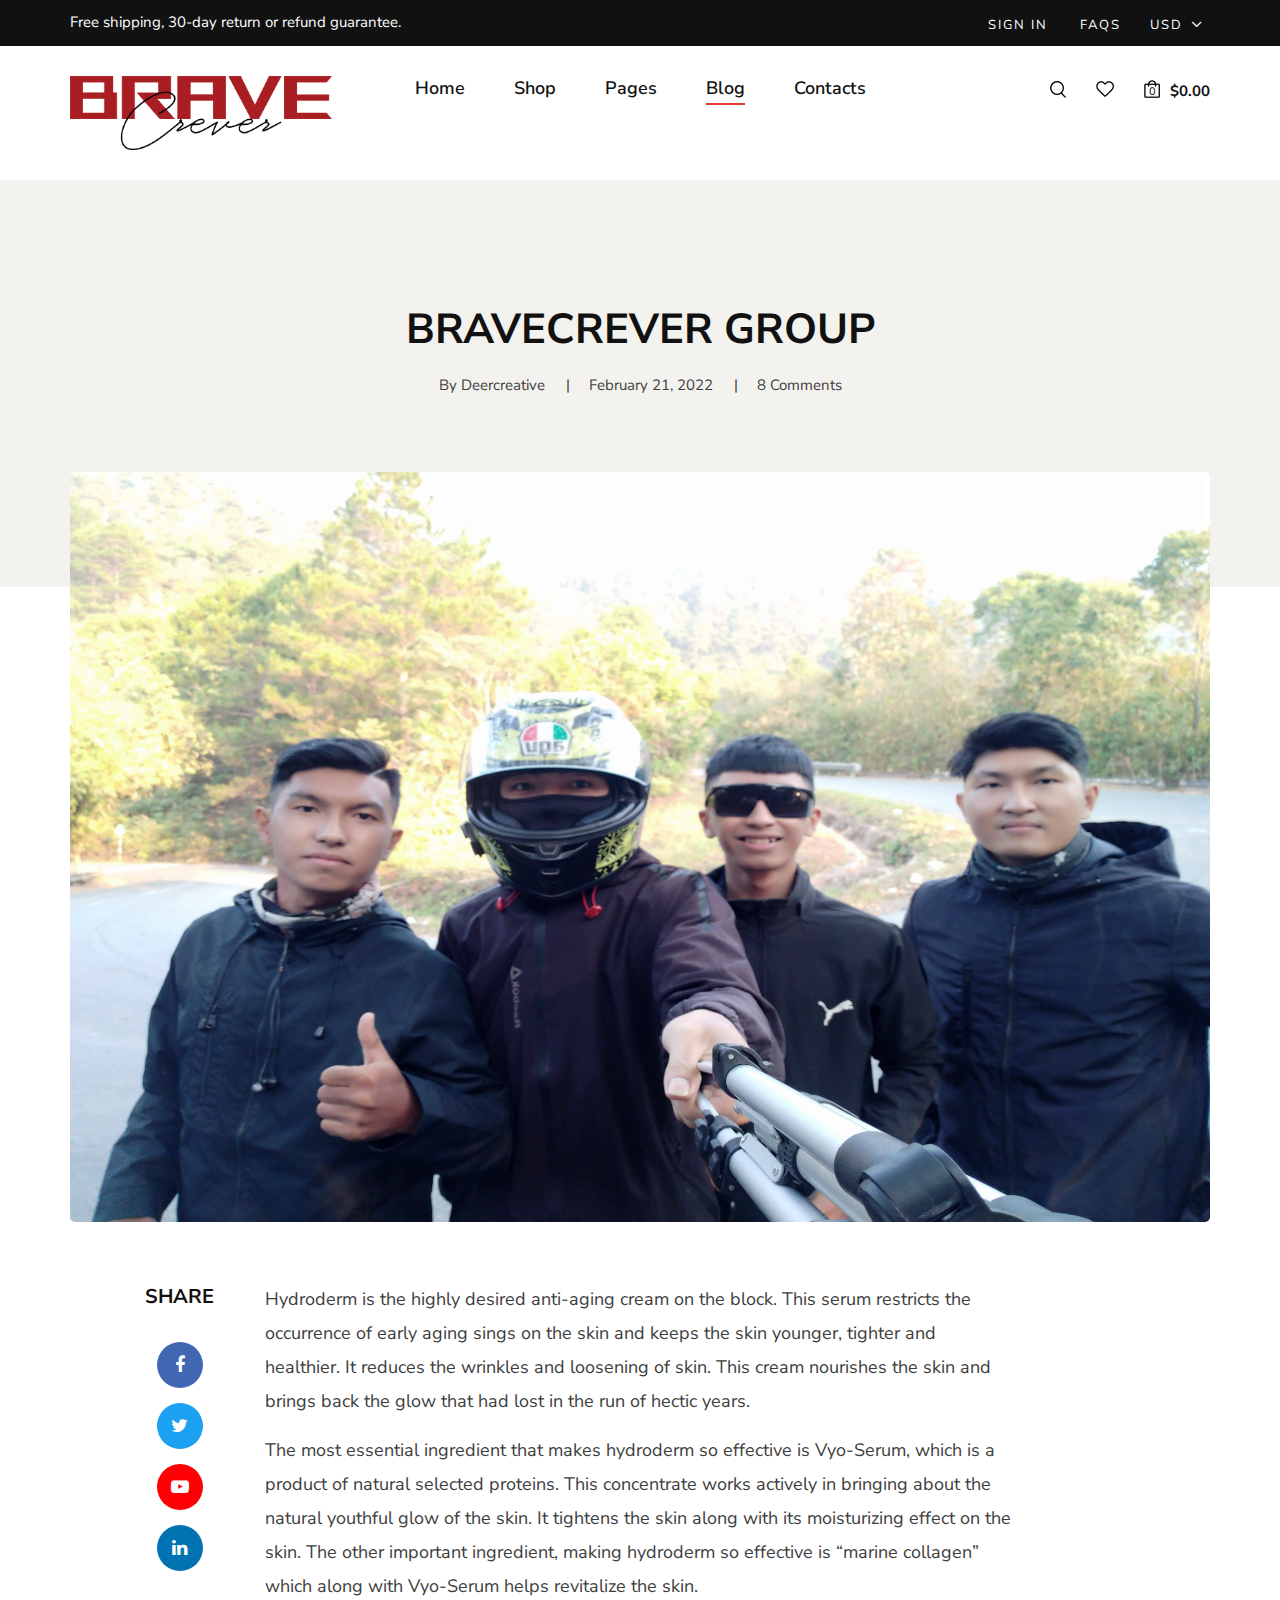
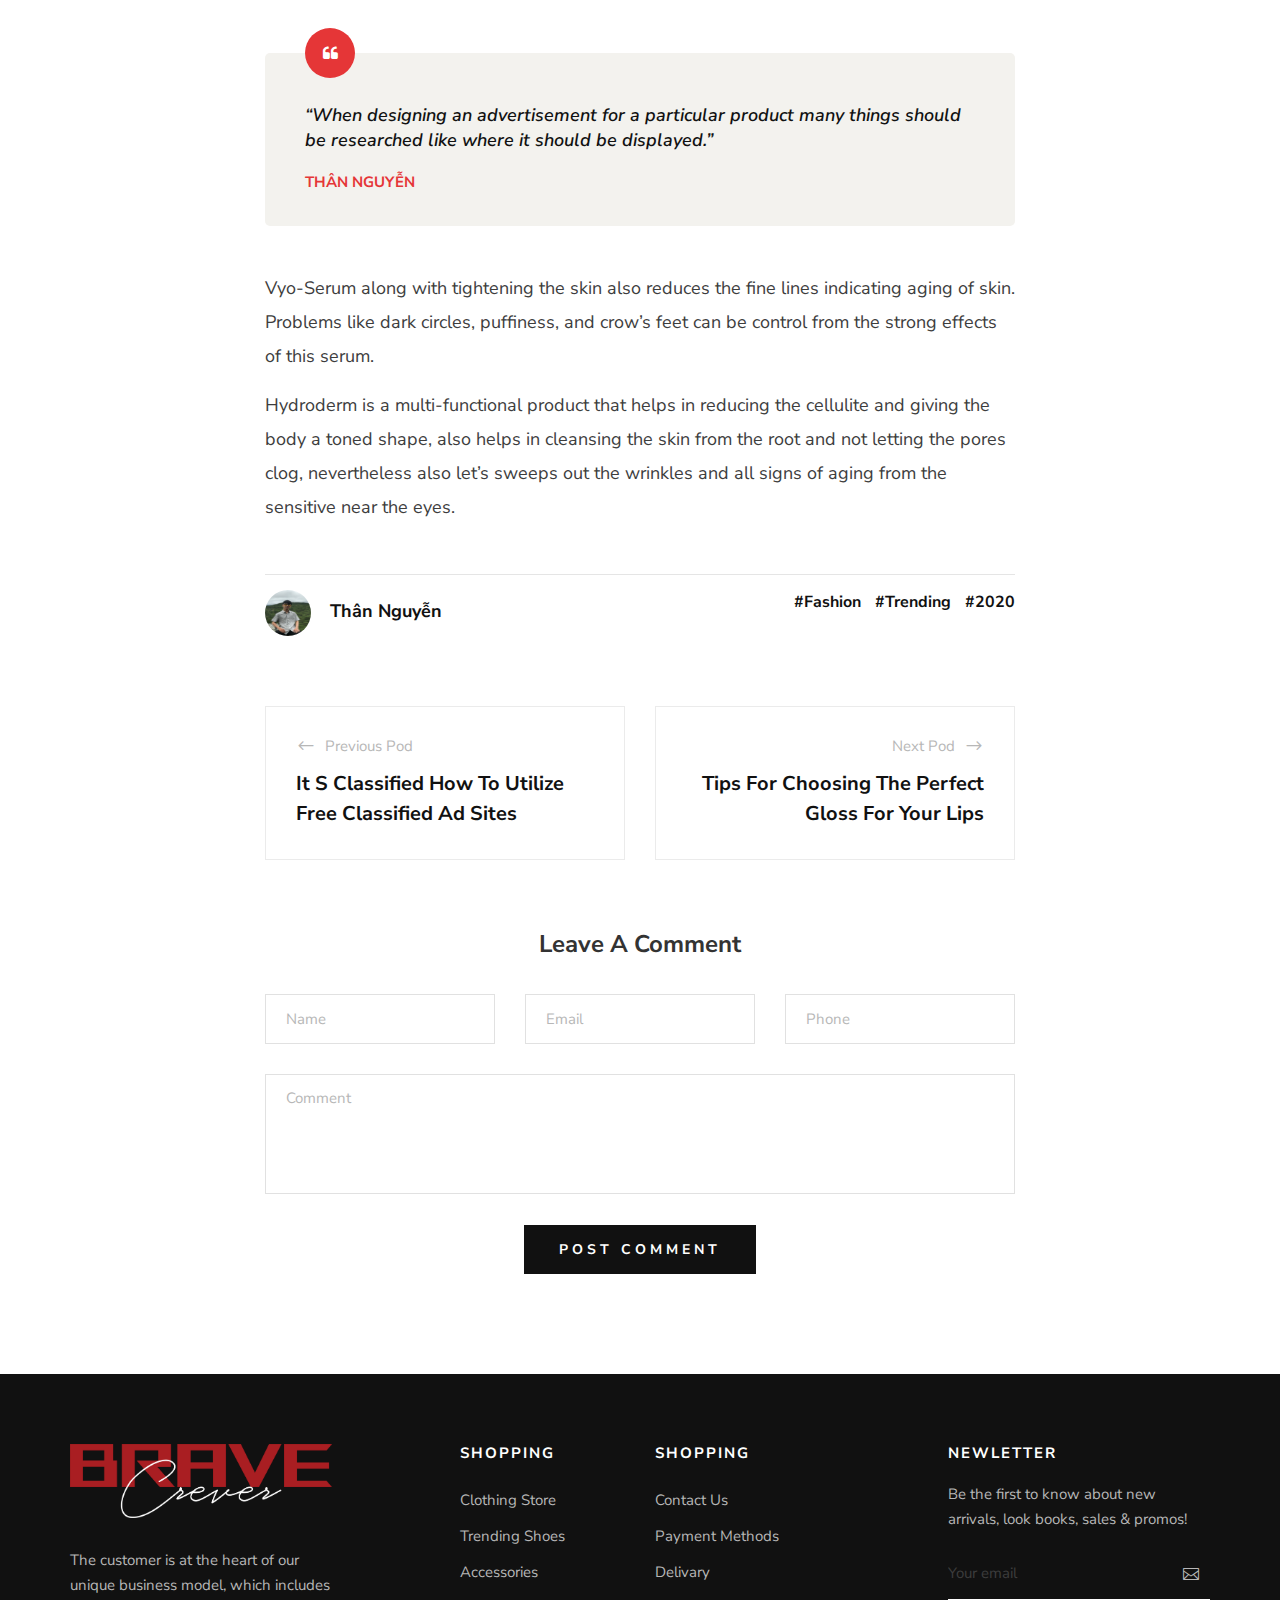
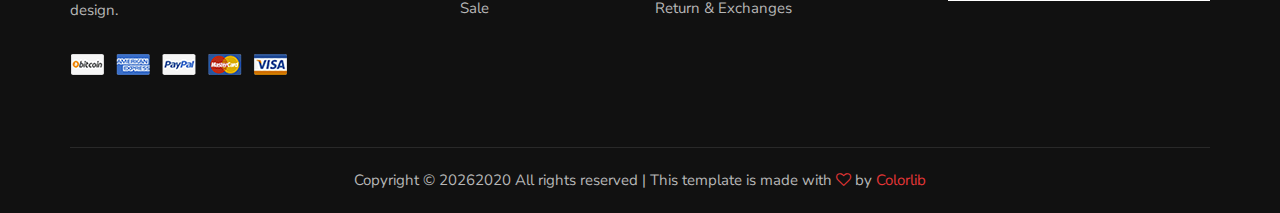
<file: blog-details.html>
<!DOCTYPE html>
<html lang="zxx">

<head>
    <meta charset="UTF-8">
    <meta name="description" content="Male_Fashion Template">
    <meta name="keywords" content="Male_Fashion, unica, creative, html">
    <meta name="viewport" content="width=device-width, initial-scale=1.0">
    <meta http-equiv="X-UA-Compatible" content="ie=edge">
    <title>BRAVECREVER GROUP</title>

    <!-- Google Font -->
    <link href="https://fonts.googleapis.com/css2?family=Nunito+Sans:wght@300;400;600;700;800;900&display=swap"
        rel="stylesheet">

    <!-- Css Styles -->
    <link rel="stylesheet" href="css/bootstrap.min.css" type="text/css">
    <link rel="stylesheet" href="css/font-awesome.min.css" type="text/css">
    <link rel="stylesheet" href="css/elegant-icons.css" type="text/css">
    <link rel="stylesheet" href="css/magnific-popup.css" type="text/css">
    <link rel="stylesheet" href="css/nice-select.css" type="text/css">
    <link rel="stylesheet" href="css/owl.carousel.min.css" type="text/css">
    <link rel="stylesheet" href="css/slicknav.min.css" type="text/css">
    <link rel="stylesheet" href="css/style.css" type="text/css">
    <link rel='shortcut icon' href='./img/favicon.png.png' />
</head>

<body>
    <!-- Page Preloder -->
    <div id="preloder">
        <div class="loader"></div>
    </div>

    <!-- Offcanvas Menu Begin -->
    <div class="offcanvas-menu-overlay"></div>
    <div class="offcanvas-menu-wrapper">
        <div class="offcanvas__option">
            <div class="offcanvas__links">
                <a href="#">Sign in</a>
                <a href="#">FAQs</a>
            </div>
            <div class="offcanvas__top__hover">
                <span>Usd <i class="arrow_carrot-down"></i></span>
                <ul>
                    <li>USD</li>
                    <li>EUR</li>
                    <li>USD</li>
                </ul>
            </div>
        </div>
        <div class="offcanvas__nav__option">
            <a href="#" class="search-switch"><img src="img/icon/search.png" alt=""></a>
            <a href="#"><img src="img/icon/heart.png" alt=""></a>
            <a href="#"><img src="img/icon/cart.png" alt=""> <span>0</span></a>
            <div class="price">$0.00</div>
        </div>
        <div id="mobile-menu-wrap"></div>
        <div class="offcanvas__text">
            <p>Free shipping, 30-day return or refund guarantee.</p>
        </div>
    </div>
    <!-- Offcanvas Menu End -->

    <!-- Header Section Begin -->
    <header class="header">
        <div class="header__top">
            <div class="container">
                <div class="row">
                    <div class="col-lg-6 col-md-7">
                        <div class="header__top__left">
                            <p>Free shipping, 30-day return or refund guarantee.</p>
                        </div>
                    </div>
                    <div class="col-lg-6 col-md-5">
                        <div class="header__top__right">
                            <div class="header__top__links">
                                <a href="#">Sign in</a>
                                <a href="#">FAQs</a>
                            </div>
                            <div class="header__top__hover">
                                <span>Usd <i class="arrow_carrot-down"></i></span>
                                <ul>
                                    <li>USD</li>
                                    <li>EUR</li>
                                    <li>USD</li>
                                </ul>
                            </div>
                        </div>
                    </div>
                </div>
            </div>
        </div>
        <div class="container">
            <div class="row">
                <div class="col-lg-3 col-md-3">
                    <div class="header__logo">
                        <a href="./index.html"><img src="./img/logo4.png" alt=""></a>
                    </div>
                </div>
                <div class="col-lg-6 col-md-6">
                    <nav class="header__menu mobile-menu">
                        <ul>
                            <li><a href="./index.html">Home</a></li>
                            <li><a href="./shop.html">Shop</a></li>
                            <li><a href="#">Pages</a>
                                <ul class="dropdown">
                                    <li><a href="./about.html">About Us</a></li>
                                    <li><a href="./shop-details.html">Shop Details</a></li>
                                    <li><a href="./shopping-cart.html">Shopping Cart</a></li>
                                    <li><a href="./checkout.html">Check Out</a></li>
                                    <li><a href="./blog-details.html">Blog Details</a></li>
                                </ul>
                            </li>
                            <li class="active"><a href="./blog.html">Blog</a></li>
                            <li><a href="./contact.html">Contacts</a></li>
                        </ul>
                    </nav>
                </div>
                <div class="col-lg-3 col-md-3">
                    <div class="header__nav__option">
                        <a href="#" class="search-switch"><img src="img/icon/search.png" alt=""></a>
                        <a href="#"><img src="img/icon/heart.png" alt=""></a>
                        <a href="#"><img src="img/icon/cart.png" alt=""> <span>0</span></a>
                        <div class="price">$0.00</div>
                    </div>
                </div>
            </div>
            <div class="canvas__open"><i class="fa fa-bars"></i></div>
        </div>
    </header>
    <!-- Header Section End -->

    <!-- Blog Details Hero Begin -->
    <section class="blog-hero spad">
        <div class="container">
            <div class="row d-flex justify-content-center">
                <div class="col-lg-9 text-center">
                    <div class="blog__hero__text">
                        <h2>BRAVECREVER GROUP</h2>
                        <ul>
                            <li>By Deercreative</li>
                            <li>February 21, 2022</li>
                            <li>8 Comments</li>
                        </ul>
                    </div>
                </div>
            </div>
        </div>
    </section>
    <!-- Blog Details Hero End -->

    <!-- Blog Details Section Begin -->
    <section class="blog-details spad">
        <div class="container">
            <div class="row d-flex justify-content-center">
                <div class="col-lg-12">
                    <div class="blog__details__pic">
                        <img src="./img/aetoi.jpeg" height="750px" width="100px">
                    </div>
                </div>
                <div class="col-lg-8">
                    <div class="blog__details__content">
                        <div class="blog__details__share">
                            <span>share</span>
                            <ul>
                                <li><a href="#"><i class="fa fa-facebook"></i></a></li>
                                <li><a href="#" class="twitter"><i class="fa fa-twitter"></i></a></li>
                                <li><a href="#" class="youtube"><i class="fa fa-youtube-play"></i></a></li>
                                <li><a href="#" class="linkedin"><i class="fa fa-linkedin"></i></a></li>
                            </ul>
                        </div>
                        <div class="blog__details__text">
                            <p>Hydroderm is the highly desired anti-aging cream on the block. This serum restricts the
                                occurrence of early aging sings on the skin and keeps the skin younger, tighter and
                                healthier. It reduces the wrinkles and loosening of skin. This cream nourishes the skin
                                and brings back the glow that had lost in the run of hectic years.</p>
                            <p>The most essential ingredient that makes hydroderm so effective is Vyo-Serum, which is a
                                product of natural selected proteins. This concentrate works actively in bringing about
                                the natural youthful glow of the skin. It tightens the skin along with its moisturizing
                                effect on the skin. The other important ingredient, making hydroderm so effective is
                                “marine collagen” which along with Vyo-Serum helps revitalize the skin.</p>
                        </div>
                        <div class="blog__details__quote">
                            <i class="fa fa-quote-left"></i>
                            <p>“When designing an advertisement for a particular product many things should be
                                researched like where it should be displayed.”</p>
                            <h6>Thân Nguyễn</h6>
                        </div>
                        <div class="blog__details__text">
                            <p>Vyo-Serum along with tightening the skin also reduces the fine lines indicating aging of
                                skin. Problems like dark circles, puffiness, and crow’s feet can be control from the
                                strong effects of this serum.</p>
                            <p>Hydroderm is a multi-functional product that helps in reducing the cellulite and giving
                                the body a toned shape, also helps in cleansing the skin from the root and not letting
                                the pores clog, nevertheless also let’s sweeps out the wrinkles and all signs of aging
                                from the sensitive near the eyes.</p>
                        </div>
                        <div class="blog__details__option">
                            <div class="row">
                                <div class="col-lg-6 col-md-6 col-sm-6">
                                    <div class="blog__details__author">
                                        <div class="blog__details__author__pic">
                                            <img src="./img/blog/blogthan.jpg" alt="">
                                        </div>
                                        <div class="blog__details__author__text">
                                            <h5>Thân Nguyễn</h5>
                                        </div>
                                    </div>
                                </div>
                                <div class="col-lg-6 col-md-6 col-sm-6">
                                    <div class="blog__details__tags">
                                        <a href="#">#Fashion</a>
                                        <a href="#">#Trending</a>
                                        <a href="#">#2020</a>
                                    </div>
                                </div>
                            </div>
                        </div>
                        <div class="blog__details__btns">
                            <div class="row">
                                <div class="col-lg-6 col-md-6 col-sm-6">
                                    <a href="" class="blog__details__btns__item">
                                        <p><span class="arrow_left"></span> Previous Pod</p>
                                        <h5>It S Classified How To Utilize Free Classified Ad Sites</h5>
                                    </a>
                                </div>
                                <div class="col-lg-6 col-md-6 col-sm-6">
                                    <a href="" class="blog__details__btns__item blog__details__btns__item--next">
                                        <p>Next Pod <span class="arrow_right"></span></p>
                                        <h5>Tips For Choosing The Perfect Gloss For Your Lips</h5>
                                    </a>
                                </div>
                            </div>
                        </div>
                        <div class="blog__details__comment">
                            <h4>Leave A Comment</h4>
                            <form action="#">
                                <div class="row">
                                    <div class="col-lg-4 col-md-4">
                                        <input type="text" placeholder="Name">
                                    </div>
                                    <div class="col-lg-4 col-md-4">
                                        <input type="text" placeholder="Email">
                                    </div>
                                    <div class="col-lg-4 col-md-4">
                                        <input type="text" placeholder="Phone">
                                    </div>
                                    <div class="col-lg-12 text-center">
                                        <textarea placeholder="Comment"></textarea>
                                        <button type="submit" class="site-btn">Post Comment</button>
                                    </div>
                                </div>
                            </form>
                        </div>
                    </div>
                </div>
            </div>
        </div>
    </section>
    <!-- Blog Details Section End -->

    <!-- Footer Section Begin -->
    <footer class="footer">
        <div class="container">
            <div class="row">
                <div class="col-lg-3 col-md-6 col-sm-6">
                    <div class="footer__about">
                        <div class="footer__logo">
                            <a href="#"><img src="./img/logonho,m.png" alt=""></a>
                        </div>
                        <p>The customer is at the heart of our unique business model, which includes design.</p>
                        <a href="#"><img src="img/payment.png" alt=""></a>
                    </div>
                </div>
                <div class="col-lg-2 offset-lg-1 col-md-3 col-sm-6">
                    <div class="footer__widget">
                        <h6>Shopping</h6>
                        <ul>
                            <li><a href="#">Clothing Store</a></li>
                            <li><a href="#">Trending Shoes</a></li>
                            <li><a href="#">Accessories</a></li>
                            <li><a href="#">Sale</a></li>
                        </ul>
                    </div>
                </div>
                <div class="col-lg-2 col-md-3 col-sm-6">
                    <div class="footer__widget">
                        <h6>Shopping</h6>
                        <ul>
                            <li><a href="#">Contact Us</a></li>
                            <li><a href="#">Payment Methods</a></li>
                            <li><a href="#">Delivary</a></li>
                            <li><a href="#">Return & Exchanges</a></li>
                        </ul>
                    </div>
                </div>
                <div class="col-lg-3 offset-lg-1 col-md-6 col-sm-6">
                    <div class="footer__widget">
                        <h6>NewLetter</h6>
                        <div class="footer__newslatter">
                            <p>Be the first to know about new arrivals, look books, sales & promos!</p>
                            <form action="#">
                                <input type="text" placeholder="Your email">
                                <button type="submit"><span class="icon_mail_alt"></span></button>
                            </form>
                        </div>
                    </div>
                </div>
            </div>
            <div class="row">
                <div class="col-lg-12 text-center">
                    <div class="footer__copyright__text">
                        <!-- Link back to Colorlib can't be removed. Template is licensed under CC BY 3.0. -->
                        <p>Copyright ©
                            <script>
                                document.write(new Date().getFullYear());
                            </script>2020
                            All rights reserved | This template is made with <i class="fa fa-heart-o"
                                aria-hidden="true"></i> by <a href="https://colorlib.com" target="_blank">Colorlib</a>
                        </p>
                        <!-- Link back to Colorlib can't be removed. Template is licensed under CC BY 3.0. -->
                    </div>
                </div>
            </div>
        </div>
    </footer>
    <!-- Footer Section End -->

    <!-- Search Begin -->
    <div class="search-model">
        <div class="h-100 d-flex align-items-center justify-content-center">
            <div class="search-close-switch">+</div>
            <form class="search-model-form">
                <input type="text" id="search-input" placeholder="Search here.....">
            </form>
        </div>
    </div>
    <!-- Search End -->

    <!-- Js Plugins -->
    <script src="js/jquery-3.3.1.min.js"></script>
    <script src="js/bootstrap.min.js"></script>
    <script src="js/jquery.nice-select.min.js"></script>
    <script src="js/jquery.nicescroll.min.js"></script>
    <script src="js/jquery.magnific-popup.min.js"></script>
    <script src="js/jquery.countdown.min.js"></script>
    <script src="js/jquery.slicknav.js"></script>
    <script src="js/mixitup.min.js"></script>
    <script src="js/owl.carousel.min.js"></script>
    <script src="js/main.js"></script>
</body>

</html>
</file>
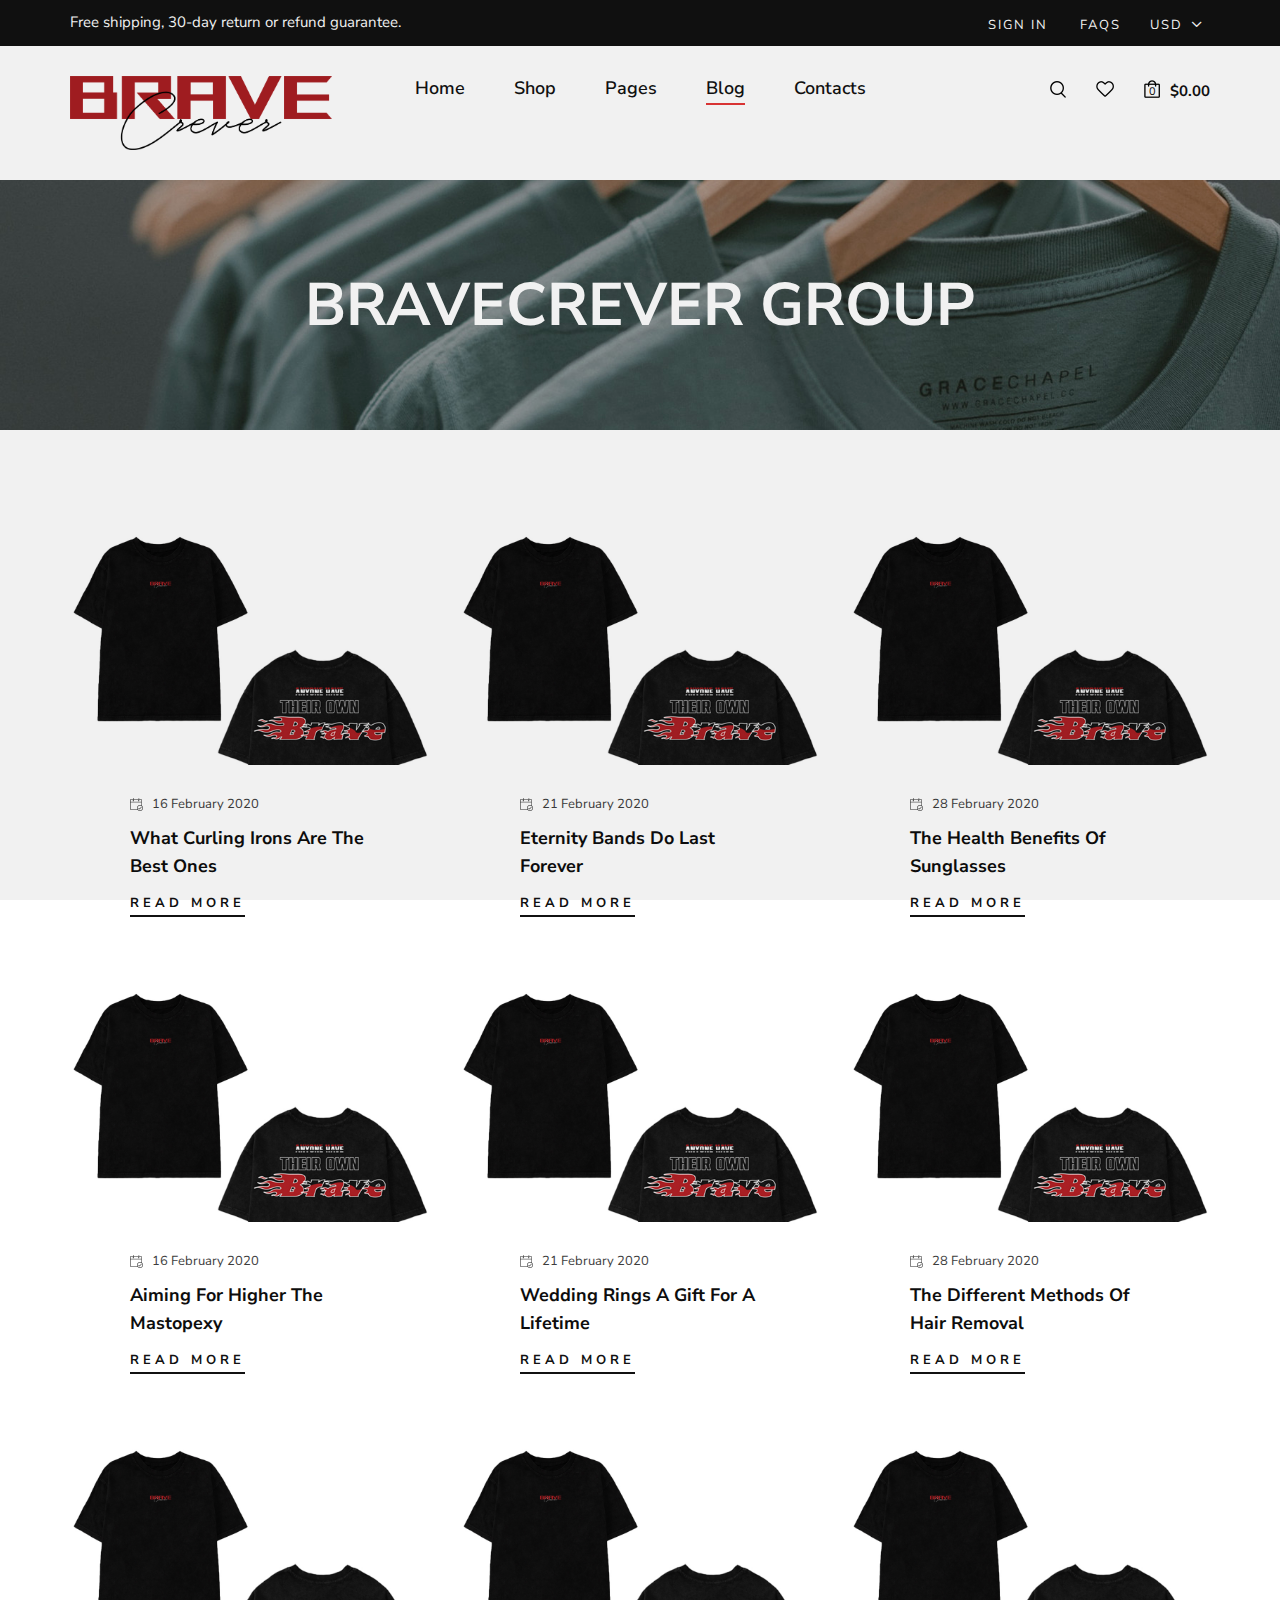
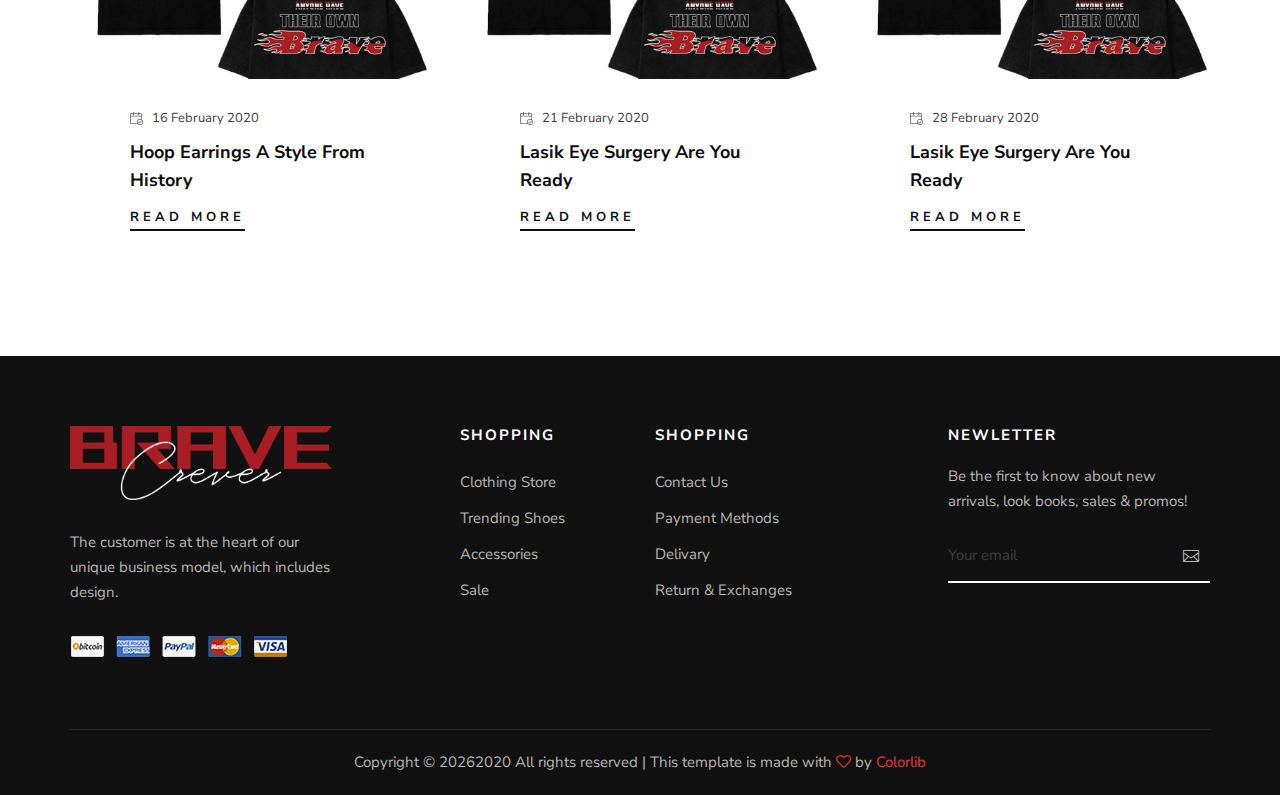
<file: blog.html>
<!DOCTYPE html>
<html lang="zxx">

<head>
    <meta charset="UTF-8">
    <meta name="description" content="Male_Fashion Template">
    <meta name="keywords" content="Male_Fashion, unica, creative, html">
    <meta name="viewport" content="width=device-width, initial-scale=1.0">
    <meta http-equiv="X-UA-Compatible" content="ie=edge">
    <title>BRAVECREVER GROUP</title>

    <!-- Google Font -->
    <link href="https://fonts.googleapis.com/css2?family=Nunito+Sans:wght@300;400;600;700;800;900&display=swap"
        rel="stylesheet">

    <!-- Css Styles -->
    <link rel="stylesheet" href="css/bootstrap.min.css" type="text/css">
    <link rel="stylesheet" href="css/font-awesome.min.css" type="text/css">
    <link rel="stylesheet" href="css/elegant-icons.css" type="text/css">
    <link rel="stylesheet" href="css/magnific-popup.css" type="text/css">
    <link rel="stylesheet" href="css/nice-select.css" type="text/css">
    <link rel="stylesheet" href="css/owl.carousel.min.css" type="text/css">
    <link rel="stylesheet" href="css/slicknav.min.css" type="text/css">
    <link rel="stylesheet" href="css/style.css" type="text/css">
    <link rel='shortcut icon' href='./img/favicon.png.png' />
</head>

<body>
    <!-- Page Preloder -->
    <div id="preloder">
        <div class="loader"></div>
    </div>

    <!-- Offcanvas Menu Begin -->
    <div class="offcanvas-menu-overlay"></div>
    <div class="offcanvas-menu-wrapper">
        <div class="offcanvas__option">
            <div class="offcanvas__links">
                <a href="#">Sign in</a>
                <a href="#">FAQs</a>
            </div>
            <div class="offcanvas__top__hover">
                <span>Usd <i class="arrow_carrot-down"></i></span>
                <ul>
                    <li>USD</li>
                    <li>EUR</li>
                    <li>USD</li>
                </ul>
            </div>
        </div>
        <div class="offcanvas__nav__option">
            <a href="#" class="search-switch"><img src="img/icon/search.png" alt=""></a>
            <a href="#"><img src="img/icon/heart.png" alt=""></a>
            <a href="#"><img src="img/icon/cart.png" alt=""> <span>0</span></a>
            <div class="price">$0.00</div>
        </div>
        <div id="mobile-menu-wrap"></div>
        <div class="offcanvas__text">
            <p>Free shipping, 30-day return or refund guarantee.</p>
        </div>
    </div>
    <!-- Offcanvas Menu End -->

    <!-- Header Section Begin -->
    <header class="header">
        <div class="header__top">
            <div class="container">
                <div class="row">
                    <div class="col-lg-6 col-md-7">
                        <div class="header__top__left">
                            <p>Free shipping, 30-day return or refund guarantee.</p>
                        </div>
                    </div>
                    <div class="col-lg-6 col-md-5">
                        <div class="header__top__right">
                            <div class="header__top__links">
                                <a href="#">Sign in</a>
                                <a href="#">FAQs</a>
                            </div>
                            <div class="header__top__hover">
                                <span>Usd <i class="arrow_carrot-down"></i></span>
                                <ul>
                                    <li>USD</li>
                                    <li>EUR</li>
                                    <li>USD</li>
                                </ul>
                            </div>
                        </div>
                    </div>
                </div>
            </div>
        </div>
        <div class="container">
            <div class="row">
                <div class="col-lg-3 col-md-3">
                    <div class="header__logo">
                        <a href="./index.html"><img src="./img/logo4.png" alt=""></a>
                    </div>
                </div>
                <div class="col-lg-6 col-md-6">
                    <nav class="header__menu mobile-menu">
                        <ul>
                            <li><a href="./index.html">Home</a></li>
                            <li><a href="./shop.html">Shop</a></li>
                            <li><a href="#">Pages</a>
                                <ul class="dropdown">
                                    <li><a href="./about.html">About Us</a></li>
                                    <li><a href="./shop-details.html">Shop Details</a></li>
                                    <li><a href="./shopping-cart.html">Shopping Cart</a></li>
                                    <li><a href="./checkout.html">Check Out</a></li>
                                    <li><a href="./blog-details.html">Blog Details</a></li>
                                </ul>
                            </li>
                            <li class="active"><a href="./blog.html">Blog</a></li>
                            <li><a href="./contact.html">Contacts</a></li>
                        </ul>
                    </nav>
                </div>
                <div class="col-lg-3 col-md-3">
                    <div class="header__nav__option">
                        <a href="#" class="search-switch"><img src="img/icon/search.png" alt=""></a>
                        <a href="#"><img src="img/icon/heart.png" alt=""></a>
                        <a href="#"><img src="img/icon/cart.png" alt=""> <span>0</span></a>
                        <div class="price">$0.00</div>
                    </div>
                </div>
            </div>
            <div class="canvas__open"><i class="fa fa-bars"></i></div>
        </div>
    </header>
    <!-- Header Section End -->

    <!-- Breadcrumb Section Begin -->
    <section class="breadcrumb-blog set-bg" data-setbg="img/breadcrumb-bg.jpg">
        <div class="container">
            <div class="row">
                <div class="col-lg-12">
                    <h2>BRAVECREVER GROUP</h2>
                </div>
            </div>
        </div>
    </section>
    <!-- Breadcrumb Section End -->

    <!-- Blog Section Begin -->
    <section class="blog spad">
        <div class="container">
            <div class="row">
                <div class="col-lg-4 col-md-6 col-sm-6">
                    <div class="blog__item">
                        <div class="blog__item__pic set-bg" data-setbg="img/aomoi.jpg"></div>
                        <div class="blog__item__text">
                            <span><img src="img/icon/calendar.png" alt=""> 16 February 2020</span>
                            <h5>What Curling Irons Are The Best Ones</h5>
                            <a href="#">Read More</a>
                        </div>
                    </div>
                </div>
                <div class="col-lg-4 col-md-6 col-sm-6">
                    <div class="blog__item">
                        <div class="blog__item__pic set-bg" data-setbg="img/aomoi.jpg"></div>
                        <div class="blog__item__text">
                            <span><img src="img/icon/calendar.png" alt=""> 21 February 2020</span>
                            <h5>Eternity Bands Do Last Forever</h5>
                            <a href="#">Read More</a>
                        </div>
                    </div>
                </div>
                <div class="col-lg-4 col-md-6 col-sm-6">
                    <div class="blog__item">
                        <div class="blog__item__pic set-bg" data-setbg="img/aomoi.jpg"></div>
                       
                        <div class="blog__item__text">
                            <span><img src="img/icon/calendar.png" alt=""> 28 February 2020</span>
                            <h5>The Health Benefits Of Sunglasses</h5>
                            <a href="#">Read More</a>
                        </div>
                    </div>
                </div>
                <div class="col-lg-4 col-md-6 col-sm-6">
                    <div class="blog__item">
                        <div class="blog__item__pic set-bg" data-setbg="img/aomoi.jpg"></div>
                        <div class="blog__item__text">
                            <span><img src="img/icon/calendar.png" alt=""> 16 February 2020</span>
                            <h5>Aiming For Higher The Mastopexy</h5>
                            <a href="#">Read More</a>
                        </div>
                    </div>
                </div>
                <div class="col-lg-4 col-md-6 col-sm-6">
                    <div class="blog__item">
                        <div class="blog__item__pic set-bg" data-setbg="img/aomoi.jpg"></div>
                        <div class="blog__item__text">
                            <span><img src="img/icon/calendar.png" alt=""> 21 February 2020</span>
                            <h5>Wedding Rings A Gift For A Lifetime</h5>
                            <a href="#">Read More</a>
                        </div>
                    </div>
                </div>
                <div class="col-lg-4 col-md-6 col-sm-6">
                    <div class="blog__item">
                        <div class="blog__item__pic set-bg" data-setbg="img/aomoi.jpg"></div>
                        <div class="blog__item__text">
                            <span><img src="img/icon/calendar.png" alt=""> 28 February 2020</span>
                            <h5>The Different Methods Of Hair Removal</h5>
                            <a href="#">Read More</a>
                        </div>
                    </div>
                </div>
                <div class="col-lg-4 col-md-6 col-sm-6">
                    <div class="blog__item">
                        <div class="blog__item__pic set-bg" data-setbg="img/aomoi.jpg"></div>
                        <div class="blog__item__text">
                            <span><img src="img/icon/calendar.png" alt=""> 16 February 2020</span>
                            <h5>Hoop Earrings A Style From History</h5>
                            <a href="#">Read More</a>
                        </div>
                    </div>
                </div>
                <div class="col-lg-4 col-md-6 col-sm-6">
                    <div class="blog__item">
                        <div class="blog__item__pic set-bg" data-setbg="img/aomoi.jpg"></div>
                        <div class="blog__item__text">
                            <span><img src="img/icon/calendar.png" alt=""> 21 February 2020</span>
                            <h5>Lasik Eye Surgery Are You Ready</h5>
                            <a href="#">Read More</a>
                        </div>
                    </div>
                </div>
                <div class="col-lg-4 col-md-6 col-sm-6">
                    <div class="blog__item">
                        <div class="blog__item__pic set-bg" data-setbg="img/aomoi.jpg"></div>
                        <div class="blog__item__text">
                            <span><img src="img/icon/calendar.png" alt=""> 28 February 2020</span>
                            <h5>Lasik Eye Surgery Are You Ready</h5>
                            <a href="#">Read More</a>
                        </div>
                    </div>
                </div>
            </div>
        </div>
    </section>
    <!-- Blog Section End -->

    <!-- Footer Section Begin -->
    <footer class="footer">
        <div class="container">
            <div class="row">
                <div class="col-lg-3 col-md-6 col-sm-6">
                    <div class="footer__about">
                        <div class="footer__logo">
                            <a href="#"><img src="./img/logonho,m.png" alt=""></a>
                        </div>
                        <p>The customer is at the heart of our unique business model, which includes design.</p>
                        <a href="#"><img src="img/payment.png" alt=""></a>
                    </div>
                </div>
                <div class="col-lg-2 offset-lg-1 col-md-3 col-sm-6">
                    <div class="footer__widget">
                        <h6>Shopping</h6>
                        <ul>
                            <li><a href="#">Clothing Store</a></li>
                            <li><a href="#">Trending Shoes</a></li>
                            <li><a href="#">Accessories</a></li>
                            <li><a href="#">Sale</a></li>
                        </ul>
                    </div>
                </div>
                <div class="col-lg-2 col-md-3 col-sm-6">
                    <div class="footer__widget">
                        <h6>Shopping</h6>
                        <ul>
                            <li><a href="#">Contact Us</a></li>
                            <li><a href="#">Payment Methods</a></li>
                            <li><a href="#">Delivary</a></li>
                            <li><a href="#">Return & Exchanges</a></li>
                        </ul>
                    </div>
                </div>
                <div class="col-lg-3 offset-lg-1 col-md-6 col-sm-6">
                    <div class="footer__widget">
                        <h6>NewLetter</h6>
                        <div class="footer__newslatter">
                            <p>Be the first to know about new arrivals, look books, sales & promos!</p>
                            <form action="#">
                                <input type="text" placeholder="Your email">
                                <button type="submit"><span class="icon_mail_alt"></span></button>
                            </form>
                        </div>
                    </div>
                </div>
            </div>
            <div class="row">
                <div class="col-lg-12 text-center">
                    <div class="footer__copyright__text">
                        <!-- Link back to Colorlib can't be removed. Template is licensed under CC BY 3.0. -->
                        <p>Copyright ©
                            <script>
                                document.write(new Date().getFullYear());
                            </script>2020
                            All rights reserved | This template is made with <i class="fa fa-heart-o"
                                aria-hidden="true"></i> by <a href="https://colorlib.com" target="_blank">Colorlib</a>
                        </p>
                        <!-- Link back to Colorlib can't be removed. Template is licensed under CC BY 3.0. -->
                    </div>
                </div>
            </div>
        </div>
    </footer>
    <!-- Footer Section End -->

    <!-- Search Begin -->
    <div class="search-model">
        <div class="h-100 d-flex align-items-center justify-content-center">
            <div class="search-close-switch">+</div>
            <form class="search-model-form">
                <input type="text" id="search-input" placeholder="Search here.....">
            </form>
        </div>
    </div>
    <!-- Search End -->

    <!-- Js Plugins -->
    <script src="js/jquery-3.3.1.min.js"></script>
    <script src="js/bootstrap.min.js"></script>
    <script src="js/jquery.nice-select.min.js"></script>
    <script src="js/jquery.nicescroll.min.js"></script>
    <script src="js/jquery.magnific-popup.min.js"></script>
    <script src="js/jquery.countdown.min.js"></script>
    <script src="js/jquery.slicknav.js"></script>
    <script src="js/mixitup.min.js"></script>
    <script src="js/owl.carousel.min.js"></script>
    <script src="js/main.js"></script>
</body>

</html>
</file>
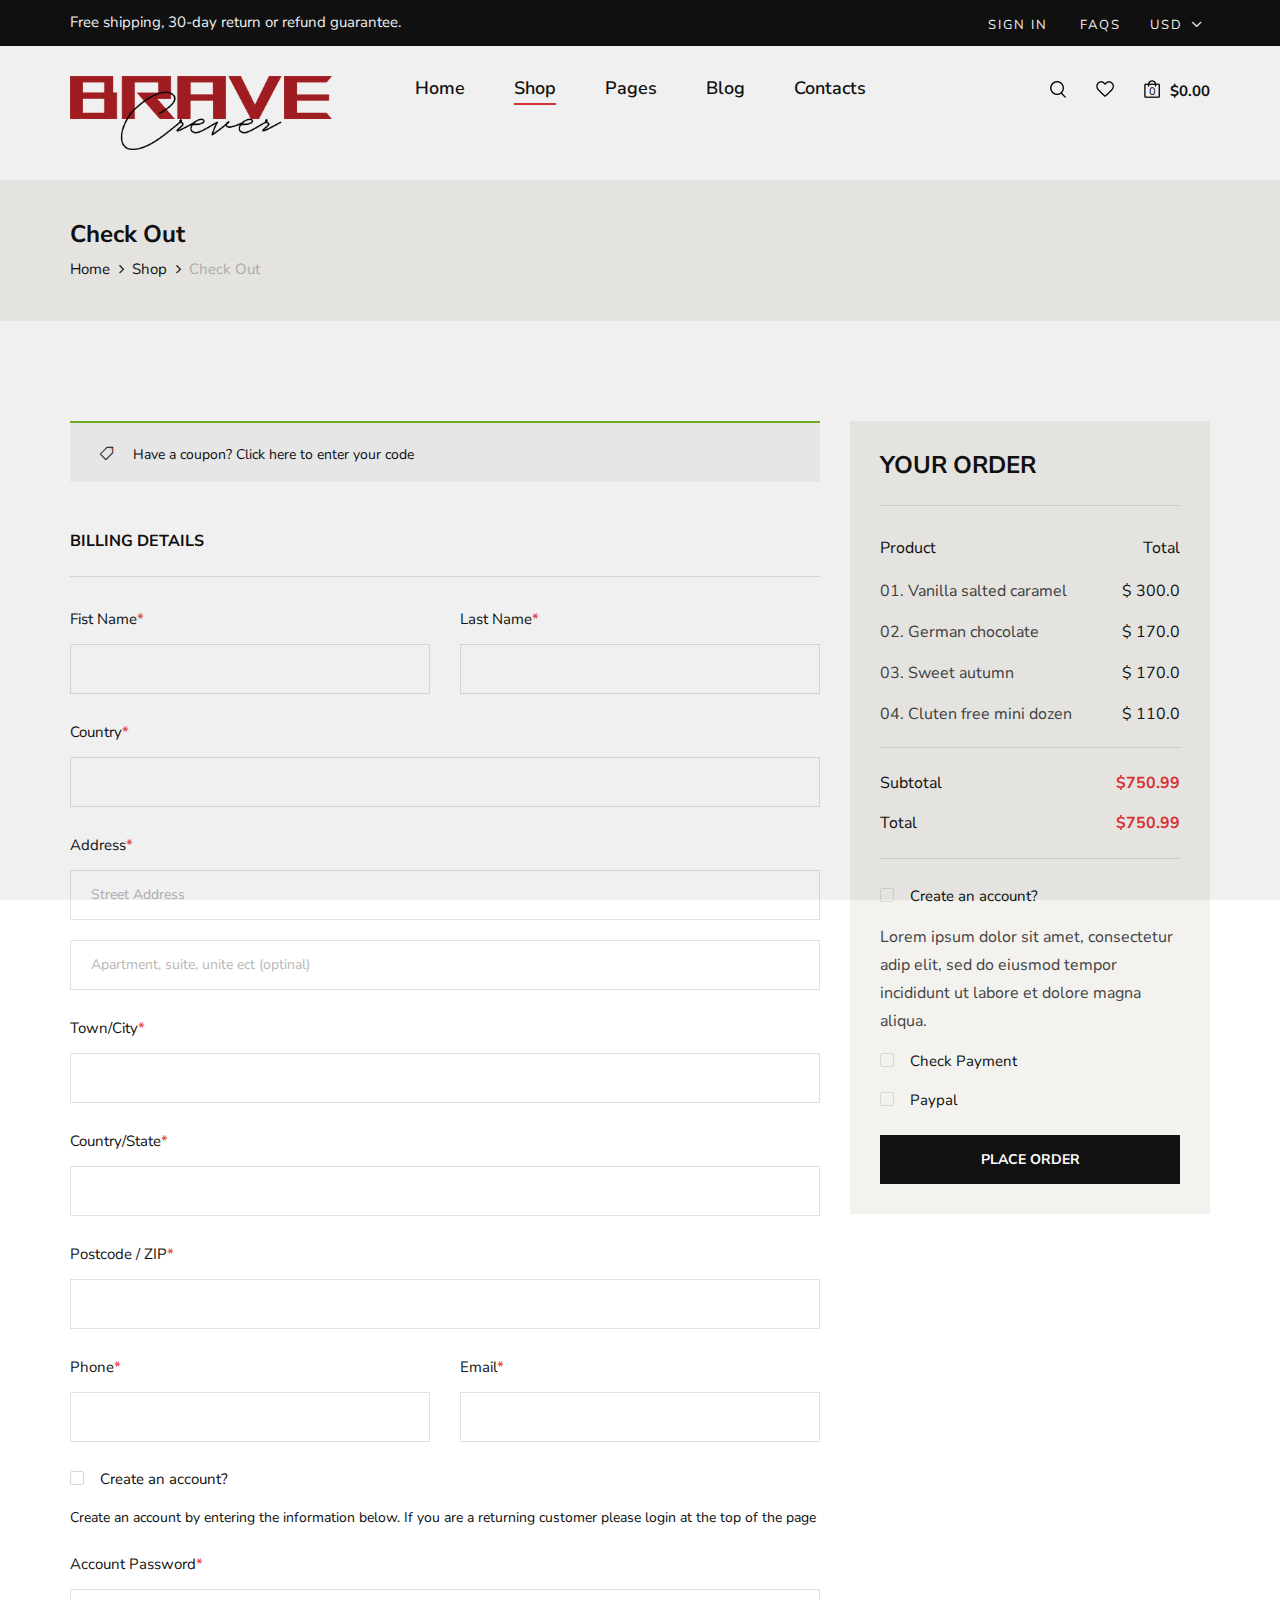
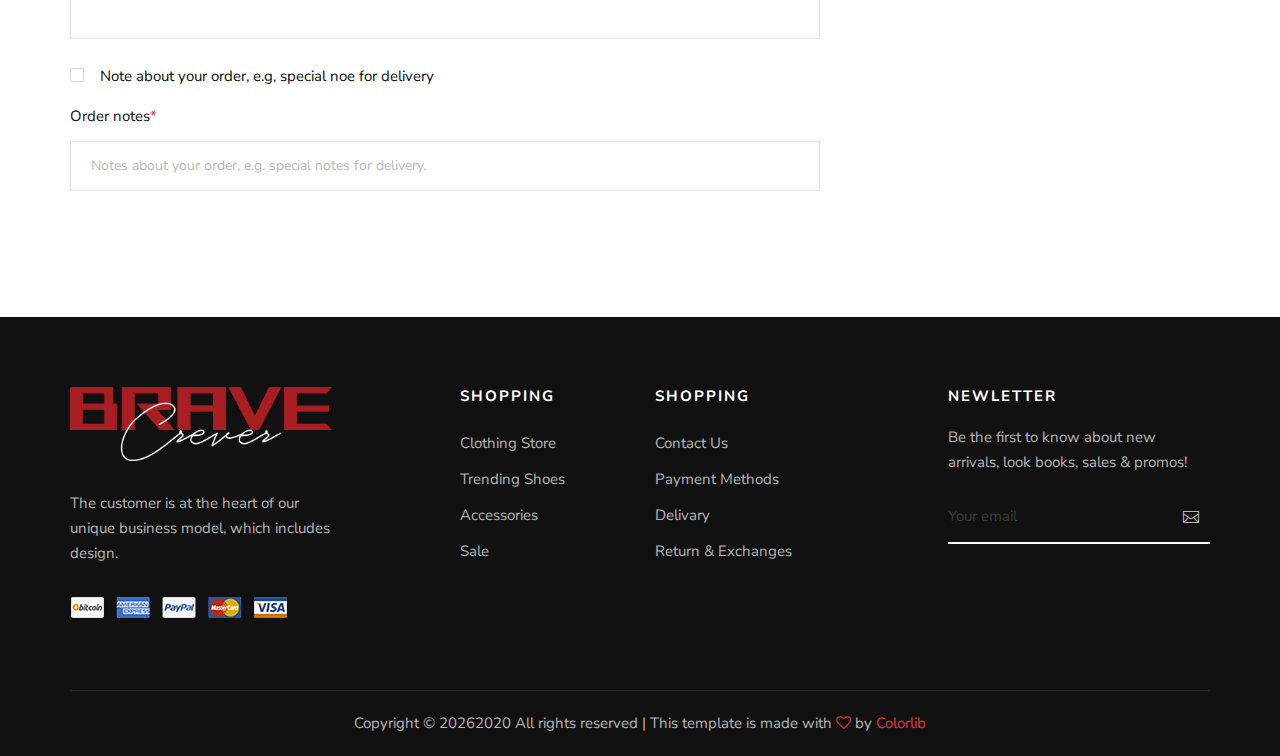
<file: checkout.html>
<!DOCTYPE html>
<html lang="zxx">

<head>
    <meta charset="UTF-8">
    <meta name="description" content="Male_Fashion Template">
    <meta name="keywords" content="Male_Fashion, unica, creative, html">
    <meta name="viewport" content="width=device-width, initial-scale=1.0">
    <meta http-equiv="X-UA-Compatible" content="ie=edge">
    <title>BRAVECREVER GROUP</title>

    <!-- Google Font -->
    <link href="https://fonts.googleapis.com/css2?family=Nunito+Sans:wght@300;400;600;700;800;900&display=swap"
    rel="stylesheet">

    <!-- Css Styles -->
    <link rel="stylesheet" href="css/bootstrap.min.css" type="text/css">
    <link rel="stylesheet" href="css/font-awesome.min.css" type="text/css">
    <link rel="stylesheet" href="css/elegant-icons.css" type="text/css">
    <link rel="stylesheet" href="css/magnific-popup.css" type="text/css">
    <link rel="stylesheet" href="css/nice-select.css" type="text/css">
    <link rel="stylesheet" href="css/owl.carousel.min.css" type="text/css">
    <link rel="stylesheet" href="css/slicknav.min.css" type="text/css">
    <link rel="stylesheet" href="css/style.css" type="text/css">
    <link rel='shortcut icon' href='./img/favicon.png.png' />
</head>

<body>
    <!-- Page Preloder -->
    <div id="preloder">
        <div class="loader"></div>
    </div>

    <!-- Offcanvas Menu Begin -->
    <div class="offcanvas-menu-overlay"></div>
    <div class="offcanvas-menu-wrapper">
        <div class="offcanvas__option">
            <div class="offcanvas__links">
                <a href="#">Sign in</a>
                <a href="#">FAQs</a>
            </div>
            <div class="offcanvas__top__hover">
                <span>Usd <i class="arrow_carrot-down"></i></span>
                <ul>
                    <li>USD</li>
                    <li>EUR</li>
                    <li>USD</li>
                </ul>
            </div>
        </div>
        <div class="offcanvas__nav__option">
            <a href="#" class="search-switch"><img src="img/icon/search.png" alt=""></a>
            <a href="#"><img src="img/icon/heart.png" alt=""></a>
            <a href="#"><img src="img/icon/cart.png" alt=""> <span>0</span></a>
            <div class="price">$0.00</div>
        </div>
        <div id="mobile-menu-wrap"></div>
        <div class="offcanvas__text">
            <p>Free shipping, 30-day return or refund guarantee.</p>
        </div>
    </div>
    <!-- Offcanvas Menu End -->

    <!-- Header Section Begin -->
    <header class="header">
        <div class="header__top">
            <div class="container">
                <div class="row">
                    <div class="col-lg-6 col-md-7">
                        <div class="header__top__left">
                            <p>Free shipping, 30-day return or refund guarantee.</p>
                        </div>
                    </div>
                    <div class="col-lg-6 col-md-5">
                        <div class="header__top__right">
                            <div class="header__top__links">
                                <a href="#">Sign in</a>
                                <a href="#">FAQs</a>
                            </div>
                            <div class="header__top__hover">
                                <span>Usd <i class="arrow_carrot-down"></i></span>
                                <ul>
                                    <li>USD</li>
                                    <li>EUR</li>
                                    <li>USD</li>
                                </ul>
                            </div>
                        </div>
                    </div>
                </div>
            </div>
        </div>
        <div class="container">
            <div class="row">
                <div class="col-lg-3 col-md-3">
                    <div class="header__logo">
                        <a href="./index.html"><img src="./img/logo4.png" alt=""></a>
                    </div>
                </div>
                <div class="col-lg-6 col-md-6">
                    <nav class="header__menu mobile-menu">
                        <ul>
                            <li><a href="./index.html">Home</a></li>
                            <li class="active"><a href="./shop.html">Shop</a></li>
                            <li><a href="#">Pages</a>
                                <ul class="dropdown">
                                    <li><a href="./about.html">About Us</a></li>
                                    <li><a href="./shop-details.html">Shop Details</a></li>
                                    <li><a href="./shopping-cart.html">Shopping Cart</a></li>
                                    <li><a href="./checkout.html">Check Out</a></li>
                                    <li><a href="./blog-details.html">Blog Details</a></li>
                                </ul>
                            </li>
                            <li><a href="./blog.html">Blog</a></li>
                            <li><a href="./contact.html">Contacts</a></li>
                        </ul>
                    </nav>
                </div>
                <div class="col-lg-3 col-md-3">
                    <div class="header__nav__option">
                        <a href="#" class="search-switch"><img src="img/icon/search.png" alt=""></a>
                        <a href="#"><img src="img/icon/heart.png" alt=""></a>
                        <a href="#"><img src="img/icon/cart.png" alt=""> <span>0</span></a>
                        <div class="price">$0.00</div>
                    </div>
                </div>
            </div>
            <div class="canvas__open"><i class="fa fa-bars"></i></div>
        </div>
    </header>
    <!-- Header Section End -->

    <!-- Breadcrumb Section Begin -->
    <section class="breadcrumb-option">
        <div class="container">
            <div class="row">
                <div class="col-lg-12">
                    <div class="breadcrumb__text">
                        <h4>Check Out</h4>
                        <div class="breadcrumb__links">
                            <a href="./index.html">Home</a>
                            <a href="./shop.html">Shop</a>
                            <span>Check Out</span>
                        </div>
                    </div>
                </div>
            </div>
        </div>
    </section>
    <!-- Breadcrumb Section End -->

    <!-- Checkout Section Begin -->
    <section class="checkout spad">
        <div class="container">
            <div class="checkout__form">
                <form action="#">
                    <div class="row">
                        <div class="col-lg-8 col-md-6">
                            <h6 class="coupon__code"><span class="icon_tag_alt"></span> Have a coupon? <a href="#">Click
                            here</a> to enter your code</h6>
                            <h6 class="checkout__title">Billing Details</h6>
                            <div class="row">
                                <div class="col-lg-6">
                                    <div class="checkout__input">
                                        <p>Fist Name<span>*</span></p>
                                        <input type="text">
                                    </div>
                                </div>
                                <div class="col-lg-6">
                                    <div class="checkout__input">
                                        <p>Last Name<span>*</span></p>
                                        <input type="text">
                                    </div>
                                </div>
                            </div>
                            <div class="checkout__input">
                                <p>Country<span>*</span></p>
                                <input type="text">
                            </div>
                            <div class="checkout__input">
                                <p>Address<span>*</span></p>
                                <input type="text" placeholder="Street Address" class="checkout__input__add">
                                <input type="text" placeholder="Apartment, suite, unite ect (optinal)">
                            </div>
                            <div class="checkout__input">
                                <p>Town/City<span>*</span></p>
                                <input type="text">
                            </div>
                            <div class="checkout__input">
                                <p>Country/State<span>*</span></p>
                                <input type="text">
                            </div>
                            <div class="checkout__input">
                                <p>Postcode / ZIP<span>*</span></p>
                                <input type="text">
                            </div>
                            <div class="row">
                                <div class="col-lg-6">
                                    <div class="checkout__input">
                                        <p>Phone<span>*</span></p>
                                        <input type="text">
                                    </div>
                                </div>
                                <div class="col-lg-6">
                                    <div class="checkout__input">
                                        <p>Email<span>*</span></p>
                                        <input type="text">
                                    </div>
                                </div>
                            </div>
                            <div class="checkout__input__checkbox">
                                <label for="acc">
                                    Create an account?
                                    <input type="checkbox" id="acc">
                                    <span class="checkmark"></span>
                                </label>
                                <p>Create an account by entering the information below. If you are a returning customer
                                please login at the top of the page</p>
                            </div>
                            <div class="checkout__input">
                                <p>Account Password<span>*</span></p>
                                <input type="text">
                            </div>
                            <div class="checkout__input__checkbox">
                                <label for="diff-acc">
                                    Note about your order, e.g, special noe for delivery
                                    <input type="checkbox" id="diff-acc">
                                    <span class="checkmark"></span>
                                </label>
                            </div>
                            <div class="checkout__input">
                                <p>Order notes<span>*</span></p>
                                <input type="text"
                                placeholder="Notes about your order, e.g. special notes for delivery.">
                            </div>
                        </div>
                        <div class="col-lg-4 col-md-6">
                            <div class="checkout__order">
                                <h4 class="order__title">Your order</h4>
                                <div class="checkout__order__products">Product <span>Total</span></div>
                                <ul class="checkout__total__products">
                                    <li>01. Vanilla salted caramel <span>$ 300.0</span></li>
                                    <li>02. German chocolate <span>$ 170.0</span></li>
                                    <li>03. Sweet autumn <span>$ 170.0</span></li>
                                    <li>04. Cluten free mini dozen <span>$ 110.0</span></li>
                                </ul>
                                <ul class="checkout__total__all">
                                    <li>Subtotal <span>$750.99</span></li>
                                    <li>Total <span>$750.99</span></li>
                                </ul>
                                <div class="checkout__input__checkbox">
                                    <label for="acc-or">
                                        Create an account?
                                        <input type="checkbox" id="acc-or">
                                        <span class="checkmark"></span>
                                    </label>
                                </div>
                                <p>Lorem ipsum dolor sit amet, consectetur adip elit, sed do eiusmod tempor incididunt
                                ut labore et dolore magna aliqua.</p>
                                <div class="checkout__input__checkbox">
                                    <label for="payment">
                                        Check Payment
                                        <input type="checkbox" id="payment">
                                        <span class="checkmark"></span>
                                    </label>
                                </div>
                                <div class="checkout__input__checkbox">
                                    <label for="paypal">
                                        Paypal
                                        <input type="checkbox" id="paypal">
                                        <span class="checkmark"></span>
                                    </label>
                                </div>
                                <button type="submit" class="site-btn">PLACE ORDER</button>
                            </div>
                        </div>
                    </div>
                </form>
            </div>
        </div>
    </section>
    <!-- Checkout Section End -->

    <!-- Footer Section Begin -->
    <footer class="footer">
        <div class="container">
            <div class="row">
                <div class="col-lg-3 col-md-6 col-sm-6">
                    <div class="footer__about">
                        <div class="footer__logo">
                            <a href="#"><img src="./img/logonho,m.png" alt=""></a>
                        </div>
                        <p>The customer is at the heart of our unique business model, which includes design.</p>
                        <a href="#"><img src="img/payment.png" alt=""></a>
                    </div>
                </div>
                <div class="col-lg-2 offset-lg-1 col-md-3 col-sm-6">
                    <div class="footer__widget">
                        <h6>Shopping</h6>
                        <ul>
                            <li><a href="#">Clothing Store</a></li>
                            <li><a href="#">Trending Shoes</a></li>
                            <li><a href="#">Accessories</a></li>
                            <li><a href="#">Sale</a></li>
                        </ul>
                    </div>
                </div>
                <div class="col-lg-2 col-md-3 col-sm-6">
                    <div class="footer__widget">
                        <h6>Shopping</h6>
                        <ul>
                            <li><a href="#">Contact Us</a></li>
                            <li><a href="#">Payment Methods</a></li>
                            <li><a href="#">Delivary</a></li>
                            <li><a href="#">Return & Exchanges</a></li>
                        </ul>
                    </div>
                </div>
                <div class="col-lg-3 offset-lg-1 col-md-6 col-sm-6">
                    <div class="footer__widget">
                        <h6>NewLetter</h6>
                        <div class="footer__newslatter">
                            <p>Be the first to know about new arrivals, look books, sales & promos!</p>
                            <form action="#">
                                <input type="text" placeholder="Your email">
                                <button type="submit"><span class="icon_mail_alt"></span></button>
                            </form>
                        </div>
                    </div>
                </div>
            </div>
            <div class="row">
                <div class="col-lg-12 text-center">
                    <div class="footer__copyright__text">
                        <!-- Link back to Colorlib can't be removed. Template is licensed under CC BY 3.0. -->
                        <p>Copyright ©
                            <script>
                                document.write(new Date().getFullYear());
                            </script>2020
                            All rights reserved | This template is made with <i class="fa fa-heart-o"
                            aria-hidden="true"></i> by <a href="https://colorlib.com" target="_blank">Colorlib</a>
                        </p>
                        <!-- Link back to Colorlib can't be removed. Template is licensed under CC BY 3.0. -->
                    </div>
                </div>
            </div>
        </div>
    </footer>
    <!-- Footer Section End -->

    <!-- Search Begin -->
    <div class="search-model">
        <div class="h-100 d-flex align-items-center justify-content-center">
            <div class="search-close-switch">+</div>
            <form class="search-model-form">
                <input type="text" id="search-input" placeholder="Search here.....">
            </form>
        </div>
    </div>
    <!-- Search End -->

    <!-- Js Plugins -->
    <script src="js/jquery-3.3.1.min.js"></script>
    <script src="js/bootstrap.min.js"></script>
    <script src="js/jquery.nice-select.min.js"></script>
    <script src="js/jquery.nicescroll.min.js"></script>
    <script src="js/jquery.magnific-popup.min.js"></script>
    <script src="js/jquery.countdown.min.js"></script>
    <script src="js/jquery.slicknav.js"></script>
    <script src="js/mixitup.min.js"></script>
    <script src="js/owl.carousel.min.js"></script>
    <script src="js/main.js"></script>
</body>

</html>
</file>
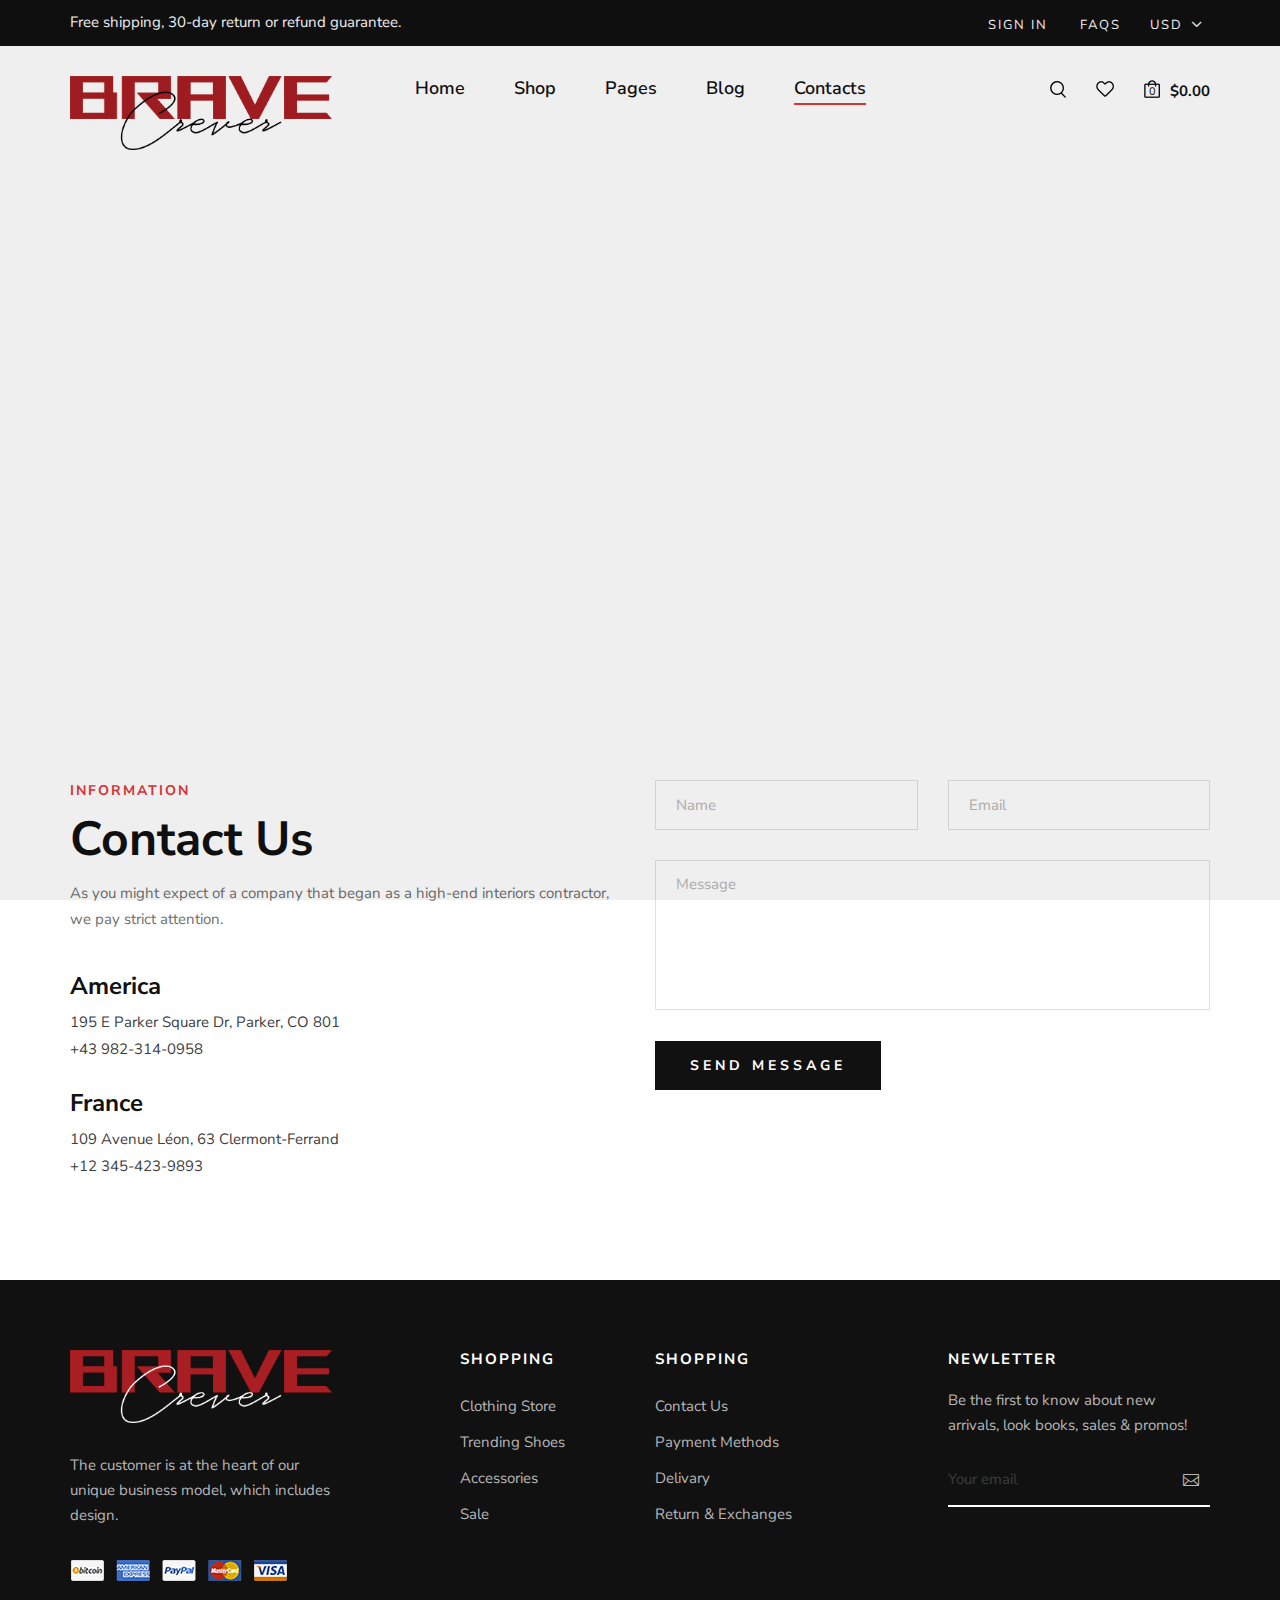
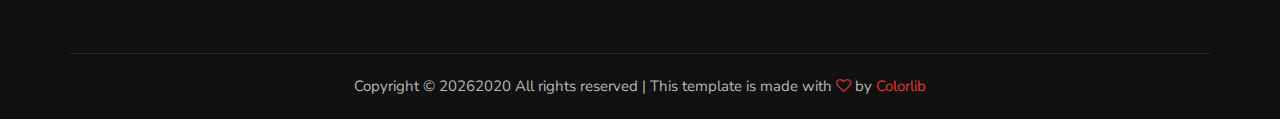
<file: contact.html>
<!DOCTYPE html>
<html lang="zxx">

<head>
    <meta charset="UTF-8">
    <meta name="description" content="Male_Fashion Template">
    <meta name="keywords" content="Male_Fashion, unica, creative, html">
    <meta name="viewport" content="width=device-width, initial-scale=1.0">
    <meta http-equiv="X-UA-Compatible" content="ie=edge">
    <title>BRAVECREVER GROUP</title>

    <!-- Google Font -->
    <link href="https://fonts.googleapis.com/css2?family=Nunito+Sans:wght@300;400;600;700;800;900&display=swap"
        rel="stylesheet">

    <!-- Css Styles -->
    <link rel="stylesheet" href="css/bootstrap.min.css" type="text/css">
    <link rel="stylesheet" href="css/font-awesome.min.css" type="text/css">
    <link rel="stylesheet" href="css/elegant-icons.css" type="text/css">
    <link rel="stylesheet" href="css/magnific-popup.css" type="text/css">
    <link rel="stylesheet" href="css/nice-select.css" type="text/css">
    <link rel="stylesheet" href="css/owl.carousel.min.css" type="text/css">
    <link rel="stylesheet" href="css/slicknav.min.css" type="text/css">
    <link rel="stylesheet" href="css/style.css" type="text/css">
    <link rel='shortcut icon' href='./img/favicon.png.png' />
</head>

<body>
    <!-- Page Preloder -->
    <div id="preloder">
        <div class="loader"></div>
    </div>

    <!-- Offcanvas Menu Begin -->
    <div class="offcanvas-menu-overlay"></div>
    <div class="offcanvas-menu-wrapper">
        <div class="offcanvas__option">
            <div class="offcanvas__links">
                <a href="#">Sign in</a>
                <a href="#">FAQs</a>
            </div>
            <div class="offcanvas__top__hover">
                <span>Usd <i class="arrow_carrot-down"></i></span>
                <ul>
                    <li>USD</li>
                    <li>EUR</li>
                    <li>USD</li>
                </ul>
            </div>
        </div>
        <div class="offcanvas__nav__option">
            <a href="#" class="search-switch"><img src="img/icon/search.png" alt=""></a>
            <a href="#"><img src="img/icon/heart.png" alt=""></a>
            <a href="#"><img src="img/icon/cart.png" alt=""> <span>0</span></a>
            <div class="price">$0.00</div>
        </div>
        <div id="mobile-menu-wrap"></div>
        <div class="offcanvas__text">
            <p>Free shipping, 30-day return or refund guarantee.</p>
        </div>
    </div>
    <!-- Offcanvas Menu End -->

    <!-- Header Section Begin -->
    <header class="header">
        <div class="header__top">
            <div class="container">
                <div class="row">
                    <div class="col-lg-6 col-md-7">
                        <div class="header__top__left">
                            <p>Free shipping, 30-day return or refund guarantee.</p>
                        </div>
                    </div>
                    <div class="col-lg-6 col-md-5">
                        <div class="header__top__right">
                            <div class="header__top__links">
                                <a href="#">Sign in</a>
                                <a href="#">FAQs</a>
                            </div>
                            <div class="header__top__hover">
                                <span>Usd <i class="arrow_carrot-down"></i></span>
                                <ul>
                                    <li>USD</li>
                                    <li>EUR</li>
                                    <li>USD</li>
                                </ul>
                            </div>
                        </div>
                    </div>
                </div>
            </div>
        </div>
        <div class="container">
            <div class="row">
                <div class="col-lg-3 col-md-3">
                    <div class="header__logo">
                        <a href="./index.html"><img src="./img/logo4.png" alt=""></a>
                    </div>
                </div>
                <div class="col-lg-6 col-md-6">
                    <nav class="header__menu mobile-menu">
                        <ul>
                            <li><a href="./index.html">Home</a></li>
                            <li><a href="./shop.html">Shop</a></li>
                            <li><a href="#">Pages</a>
                                <ul class="dropdown">
                                    <li><a href="./about.html">About Us</a></li>
                                    <li><a href="./shop-details.html">Shop Details</a></li>
                                    <li><a href="./shopping-cart.html">Shopping Cart</a></li>
                                    <li><a href="./checkout.html">Check Out</a></li>
                                    <li><a href="./blog-details.html">Blog Details</a></li>
                                </ul>
                            </li>
                            <li><a href="./blog.html">Blog</a></li>
                            <li class="active"><a href="./contact.html">Contacts</a></li>
                        </ul>
                    </nav>
                </div>
                <div class="col-lg-3 col-md-3">
                    <div class="header__nav__option">
                        <a href="#" class="search-switch"><img src="img/icon/search.png" alt=""></a>
                        <a href="#"><img src="img/icon/heart.png" alt=""></a>
                        <a href="#"><img src="img/icon/cart.png" alt=""> <span>0</span></a>
                        <div class="price">$0.00</div>
                    </div>
                </div>
            </div>
            <div class="canvas__open"><i class="fa fa-bars"></i></div>
        </div>
    </header>
    <!-- Header Section End -->

    <!-- Map Begin -->
    <div class="map">
        <iframe src="https://www.google.com/maps/embed?pb=!1m18!1m12!1m3!1d3919.388153044592!2d106.66374611473388!3d10.781554242318041!2m3!1f0!2f0!3f0!3m2!1i1024!2i768!4f13.1!3m3!1m2!1s0x31752fa42e15712f%3A0x7bc28547bcd35804!2sBigDeals%20VN!5e0!3m2!1sen!2s!4v1667192365083!5m2!1sen!2s" width="600" height="450" style="border:0;" allowfullscreen="" loading="lazy" referrerpolicy="no-referrer-when-downgrade"></iframe>
    </div>
    <!-- Map End -->

    <!-- Contact Section Begin -->
    <section class="contact spad">
        <div class="container">
            <div class="row">
                <div class="col-lg-6 col-md-6">
                    <div class="contact__text">
                        <div class="section-title">
                            <span>Information</span>
                            <h2>Contact Us</h2>
                            <p>As you might expect of a company that began as a high-end interiors contractor, we pay
                                strict attention.</p>
                        </div>
                        <ul>
                            <li>
                                <h4>America</h4>
                                <p>195 E Parker Square Dr, Parker, CO 801 <br />+43 982-314-0958</p>
                            </li>
                            <li>
                                <h4>France</h4>
                                <p>109 Avenue Léon, 63 Clermont-Ferrand <br />+12 345-423-9893</p>
                            </li>
                        </ul>
                    </div>
                </div>
                <div class="col-lg-6 col-md-6">
                    <div class="contact__form">
                        <form action="#">
                            <div class="row">
                                <div class="col-lg-6">
                                    <input type="text" placeholder="Name">
                                </div>
                                <div class="col-lg-6">
                                    <input type="text" placeholder="Email">
                                </div>
                                <div class="col-lg-12">
                                    <textarea placeholder="Message"></textarea>
                                    <button type="submit" class="site-btn">Send Message</button>
                                </div>
                            </div>
                        </form>
                    </div>
                </div>
            </div>
        </div>
    </section>
    <!-- Contact Section End -->

    <!-- Footer Section Begin -->
    <footer class="footer">
        <div class="container">
            <div class="row">
                <div class="col-lg-3 col-md-6 col-sm-6">
                    <div class="footer__about">
                        <div class="footer__logo">
                            <a href="#"><img src="./img/logonho,m.png" alt=""></a>
                        </div>
                        <p>The customer is at the heart of our unique business model, which includes design.</p>
                        <a href="#"><img src="img/payment.png" alt=""></a>
                    </div>
                </div>
                <div class="col-lg-2 offset-lg-1 col-md-3 col-sm-6">
                    <div class="footer__widget">
                        <h6>Shopping</h6>
                        <ul>
                            <li><a href="#">Clothing Store</a></li>
                            <li><a href="#">Trending Shoes</a></li>
                            <li><a href="#">Accessories</a></li>
                            <li><a href="#">Sale</a></li>
                        </ul>
                    </div>
                </div>
                <div class="col-lg-2 col-md-3 col-sm-6">
                    <div class="footer__widget">
                        <h6>Shopping</h6>
                        <ul>
                            <li><a href="#">Contact Us</a></li>
                            <li><a href="#">Payment Methods</a></li>
                            <li><a href="#">Delivary</a></li>
                            <li><a href="#">Return & Exchanges</a></li>
                        </ul>
                    </div>
                </div>
                <div class="col-lg-3 offset-lg-1 col-md-6 col-sm-6">
                    <div class="footer__widget">
                        <h6>NewLetter</h6>
                        <div class="footer__newslatter">
                            <p>Be the first to know about new arrivals, look books, sales & promos!</p>
                            <form action="#">
                                <input type="text" placeholder="Your email">
                                <button type="submit"><span class="icon_mail_alt"></span></button>
                            </form>
                        </div>
                    </div>
                </div>
            </div>
            <div class="row">
                <div class="col-lg-12 text-center">
                    <div class="footer__copyright__text">
                        <!-- Link back to Colorlib can't be removed. Template is licensed under CC BY 3.0. -->
                        <p>Copyright ©
                            <script>
                                document.write(new Date().getFullYear());
                            </script>2020
                            All rights reserved | This template is made with <i class="fa fa-heart-o"
                                aria-hidden="true"></i> by <a href="https://colorlib.com" target="_blank">Colorlib</a>
                        </p>
                        <!-- Link back to Colorlib can't be removed. Template is licensed under CC BY 3.0. -->
                    </div>
                </div>
            </div>
        </div>
    </footer>
    <!-- Footer Section End -->

    <!-- Search Begin -->
    <div class="search-model">
        <div class="h-100 d-flex align-items-center justify-content-center">
            <div class="search-close-switch">+</div>
            <form class="search-model-form">
                <input type="text" id="search-input" placeholder="Search here.....">
            </form>
        </div>
    </div>
    <!-- Search End -->

    <!-- Js Plugins -->
    <script src="js/jquery-3.3.1.min.js"></script>
    <script src="js/bootstrap.min.js"></script>
    <script src="js/jquery.nice-select.min.js"></script>
    <script src="js/jquery.nicescroll.min.js"></script>
    <script src="js/jquery.magnific-popup.min.js"></script>
    <script src="js/jquery.countdown.min.js"></script>
    <script src="js/jquery.slicknav.js"></script>
    <script src="js/mixitup.min.js"></script>
    <script src="js/owl.carousel.min.js"></script>
    <script src="js/main.js"></script>
</body>

</html>
</file>
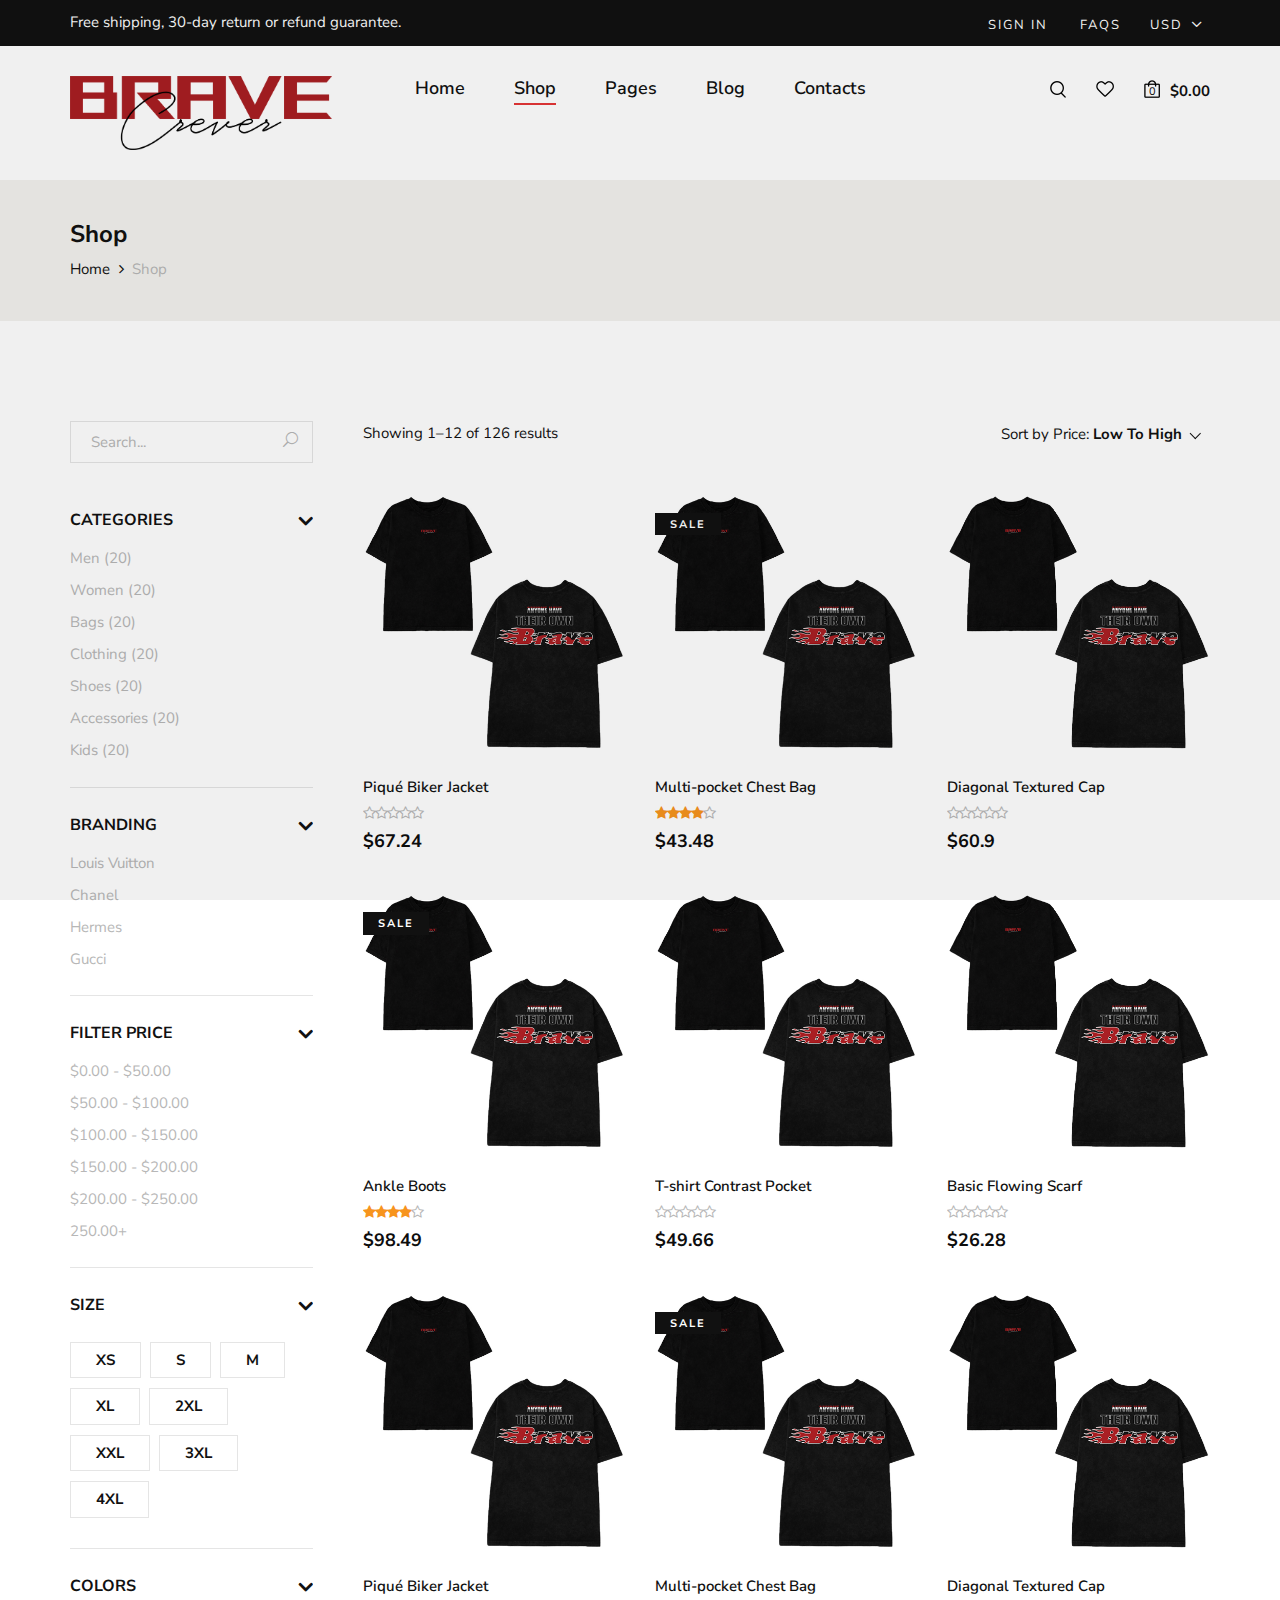
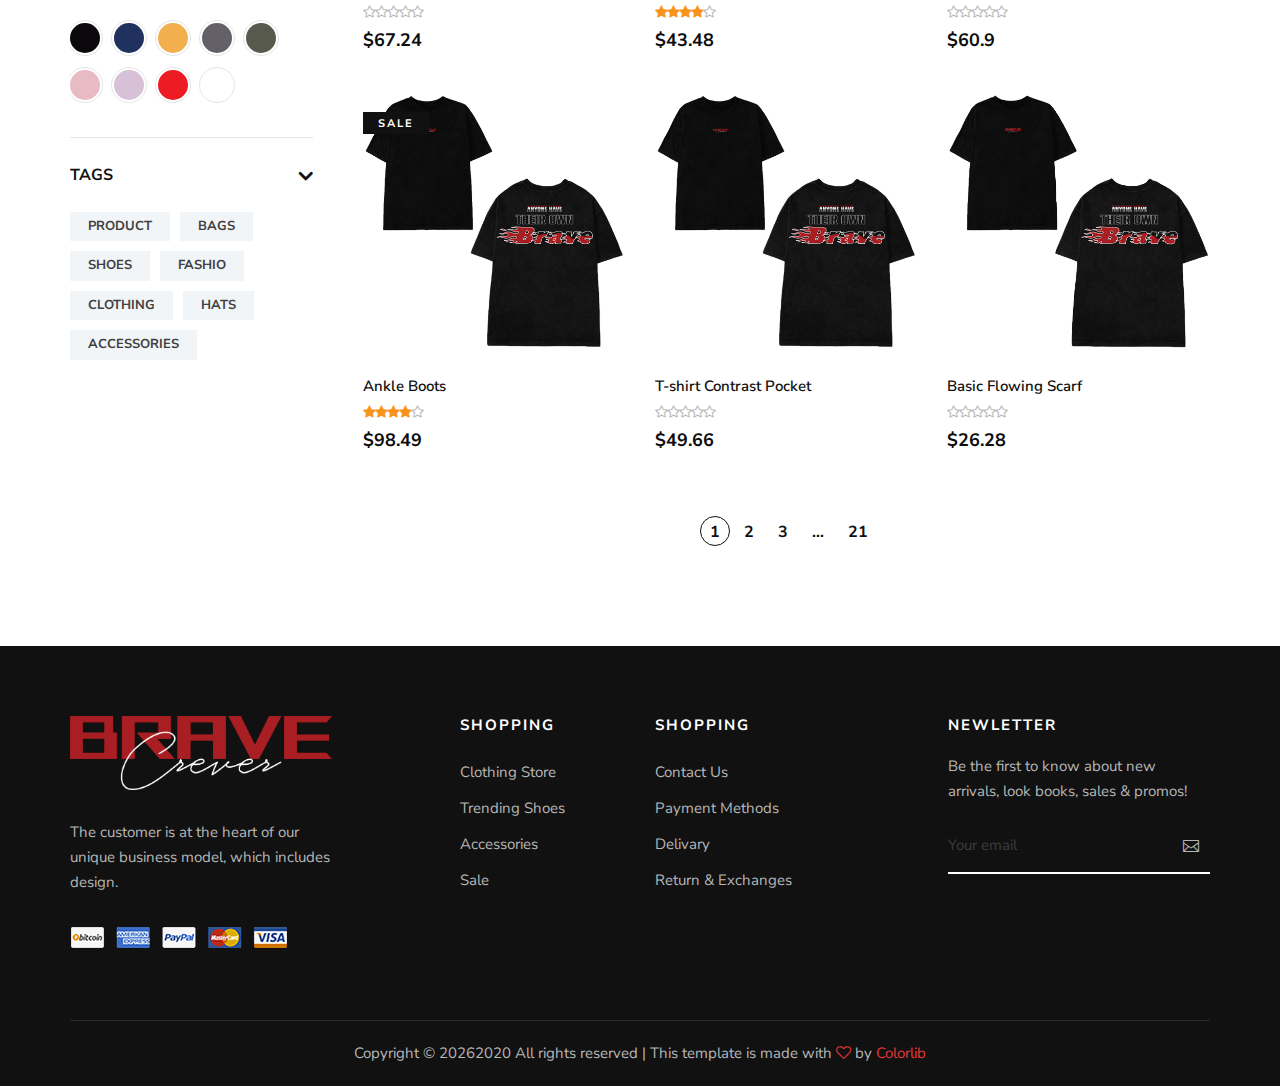
<file: shop.html>
<!DOCTYPE html>
<html lang="zxx">

<head>
    <meta charset="UTF-8">
    <meta name="description" content="Male_Fashion Template">
    <meta name="keywords" content="Male_Fashion, unica, creative, html">
    <meta name="viewport" content="width=device-width, initial-scale=1.0">
    <meta http-equiv="X-UA-Compatible" content="ie=edge">
    <title>BRAVECREVER GROUP</title> 

    <!-- Google Font -->
    <link href="https://fonts.googleapis.com/css2?family=Nunito+Sans:wght@300;400;600;700;800;900&display=swap"
    rel="stylesheet">

    <!-- Css Styles -->
    <link rel="stylesheet" href="css/bootstrap.min.css" type="text/css">
    <link rel="stylesheet" href="css/font-awesome.min.css" type="text/css">
    <link rel="stylesheet" href="css/elegant-icons.css" type="text/css">
    <link rel="stylesheet" href="css/magnific-popup.css" type="text/css">
    <link rel="stylesheet" href="css/nice-select.css" type="text/css">
    <link rel="stylesheet" href="css/owl.carousel.min.css" type="text/css">
    <link rel="stylesheet" href="css/slicknav.min.css" type="text/css">
    <link rel="stylesheet" href="css/style.css" type="text/css">
    <link rel='shortcut icon' href='./img/favicon.png.png' />
</head>

<body>
    <!-- Page Preloder -->
    <div id="preloder">
        <div class="loader"></div>
    </div>

    <!-- Offcanvas Menu Begin -->
    <div class="offcanvas-menu-overlay"></div>
    <div class="offcanvas-menu-wrapper">
        <div class="offcanvas__option">
            <div class="offcanvas__links">
                <a href="#">Sign in</a>
                <a href="#">FAQs</a>
            </div>
            <div class="offcanvas__top__hover">
                <span>Usd <i class="arrow_carrot-down"></i></span>
                <ul>
                    <li>USD</li>
                    <li>EUR</li>
                    <li>USD</li>
                </ul>
            </div>
        </div>
        <div class="offcanvas__nav__option">
            <a href="#" class="search-switch"><img src="img/icon/search.png" alt=""></a>
            <a href="#"><img src="img/icon/heart.png" alt=""></a>
            <a href="#"><img src="img/icon/cart.png" alt=""> <span>0</span></a>
            <div class="price">$0.00</div>
        </div>
        <div id="mobile-menu-wrap"></div>
        <div class="offcanvas__text">
            <p>Free shipping, 30-day return or refund guarantee.</p>
        </div>
    </div>
    <!-- Offcanvas Menu End -->

    <!-- Header Section Begin -->
    <header class="header">
        <div class="header__top">
            <div class="container">
                <div class="row">
                    <div class="col-lg-6 col-md-7">
                        <div class="header__top__left">
                            <p>Free shipping, 30-day return or refund guarantee.</p>
                        </div>
                    </div>
                    <div class="col-lg-6 col-md-5">
                        <div class="header__top__right">
                            <div class="header__top__links">
                                <a href="#">Sign in</a>
                                <a href="#">FAQs</a>
                            </div>
                            <div class="header__top__hover">
                                <span>Usd <i class="arrow_carrot-down"></i></span>
                                <ul>
                                    <li>USD</li>
                                    <li>VND </li>
                                    <li>USD</li>
                                </ul>
                            </div>
                        </div>
                    </div>
                </div>
            </div>
        </div>
        <div class="container">
            <div class="row">
                <div class="col-lg-3 col-md-3">
                    <div class="header__logo">
                        <a href="./index.html"><img src="./img/logo4.png" alt=""></a>
                    </div>
                </div>
                <div class="col-lg-6 col-md-6">
                    <nav class="header__menu mobile-menu">
                        <ul>
                            <li><a href="./index.html">Home</a></li>
                            <li class="active"><a href="./shop.html">Shop</a></li>
                            <li><a href="#">Pages</a>
                                <ul class="dropdown">
                                    <li><a href="./about.html">About Us</a></li>
                                    <li><a href="./shop-details.html">Shop Details</a></li>
                                    <li><a href="./shopping-cart.html">Shopping Cart</a></li>
                                    <li><a href="./checkout.html">Check Out</a></li>
                                    <li><a href="./blog-details.html">Blog Details</a></li>
                                </ul>
                            </li>
                            <li><a href="./blog.html">Blog</a></li>
                            <li><a href="./contact.html">Contacts</a></li>
                        </ul>
                    </nav>
                </div>
                <div class="col-lg-3 col-md-3">
                    <div class="header__nav__option">
                        <a href="#" class="search-switch"><img src="img/icon/search.png" alt=""></a>
                        <a href="#"><img src="img/icon/heart.png" alt=""></a>
                        <a href="#"><img src="img/icon/cart.png" alt=""> <span>0</span></a>
                        <div class="price">$0.00</div>
                    </div>
                </div>
            </div>
            <div class="canvas__open"><i class="fa fa-bars"></i></div>
        </div>
    </header>
    <!-- Header Section End -->

    <!-- Breadcrumb Section Begin -->
    <section class="breadcrumb-option">
        <div class="container">
            <div class="row">
                <div class="col-lg-12">
                    <div class="breadcrumb__text">
                        <h4>Shop</h4>
                        <div class="breadcrumb__links">
                            <a href="./index.html">Home</a>
                            <span>Shop</span>
                        </div>
                    </div>
                </div>
            </div>
        </div>
    </section>
    <!-- Breadcrumb Section End -->

    <!-- Shop Section Begin -->
    <section class="shop spad">
        <div class="container">
            <div class="row">
                <div class="col-lg-3">
                    <div class="shop__sidebar">
                        <div class="shop__sidebar__search">
                            <form action="#">
                                <input type="text" placeholder="Search...">
                                <button type="submit"><span class="icon_search"></span></button>
                            </form>
                        </div>
                        <div class="shop__sidebar__accordion">
                            <div class="accordion" id="accordionExample">
                                <div class="card">
                                    <div class="card-heading">
                                        <a data-toggle="collapse" data-target="#collapseOne">Categories</a>
                                    </div>
                                    <div id="collapseOne" class="collapse show" data-parent="#accordionExample">
                                        <div class="card-body">
                                            <div class="shop__sidebar__categories">
                                                <ul class="nice-scroll">
                                                    <li><a href="#">Men (20)</a></li>
                                                    <li><a href="#">Women (20)</a></li>
                                                    <li><a href="#">Bags (20)</a></li>
                                                    <li><a href="#">Clothing (20)</a></li>
                                                    <li><a href="#">Shoes (20)</a></li>
                                                    <li><a href="#">Accessories (20)</a></li>
                                                    <li><a href="#">Kids (20)</a></li>
                                                    <li><a href="#">Kids (20)</a></li>
                                                    <li><a href="#">Kids (20)</a></li>
                                                </ul>
                                            </div>
                                        </div>
                                    </div>
                                </div>
                                <div class="card">
                                    <div class="card-heading">
                                        <a data-toggle="collapse" data-target="#collapseTwo">Branding</a>
                                    </div>
                                    <div id="collapseTwo" class="collapse show" data-parent="#accordionExample">
                                        <div class="card-body">
                                            <div class="shop__sidebar__brand">
                                                <ul>
                                                    <li><a href="#">Louis Vuitton</a></li>
                                                    <li><a href="#">Chanel</a></li>
                                                    <li><a href="#">Hermes</a></li>
                                                    <li><a href="#">Gucci</a></li>
                                                </ul>
                                            </div>
                                        </div>
                                    </div>
                                </div>
                                <div class="card">
                                    <div class="card-heading">
                                        <a data-toggle="collapse" data-target="#collapseThree">Filter Price</a>
                                    </div>
                                    <div id="collapseThree" class="collapse show" data-parent="#accordionExample">
                                        <div class="card-body">
                                            <div class="shop__sidebar__price">
                                                <ul>
                                                    <li><a href="#">$0.00 - $50.00</a></li>
                                                    <li><a href="#">$50.00 - $100.00</a></li>
                                                    <li><a href="#">$100.00 - $150.00</a></li>
                                                    <li><a href="#">$150.00 - $200.00</a></li>
                                                    <li><a href="#">$200.00 - $250.00</a></li>
                                                    <li><a href="#">250.00+</a></li>
                                                </ul>
                                            </div>
                                        </div>
                                    </div>
                                </div>
                                <div class="card">
                                    <div class="card-heading">
                                        <a data-toggle="collapse" data-target="#collapseFour">Size</a>
                                    </div>
                                    <div id="collapseFour" class="collapse show" data-parent="#accordionExample">
                                        <div class="card-body">
                                            <div class="shop__sidebar__size">
                                                <label for="xs">xs
                                                    <input type="radio" id="xs">
                                                </label>
                                                <label for="sm">s
                                                    <input type="radio" id="sm">
                                                </label>
                                                <label for="md">m
                                                    <input type="radio" id="md">
                                                </label>
                                                <label for="xl">xl
                                                    <input type="radio" id="xl">
                                                </label>
                                                <label for="2xl">2xl
                                                    <input type="radio" id="2xl">
                                                </label>
                                                <label for="xxl">xxl
                                                    <input type="radio" id="xxl">
                                                </label>
                                                <label for="3xl">3xl
                                                    <input type="radio" id="3xl">
                                                </label>
                                                <label for="4xl">4xl
                                                    <input type="radio" id="4xl">
                                                </label>
                                            </div>
                                        </div>
                                    </div>
                                </div>
                                <div class="card">
                                    <div class="card-heading">
                                        <a data-toggle="collapse" data-target="#collapseFive">Colors</a>
                                    </div>
                                    <div id="collapseFive" class="collapse show" data-parent="#accordionExample">
                                        <div class="card-body">
                                            <div class="shop__sidebar__color">
                                                <label class="c-1" for="sp-1">
                                                    <input type="radio" id="sp-1">
                                                </label>
                                                <label class="c-2" for="sp-2">
                                                    <input type="radio" id="sp-2">
                                                </label>
                                                <label class="c-3" for="sp-3">
                                                    <input type="radio" id="sp-3">
                                                </label>
                                                <label class="c-4" for="sp-4">
                                                    <input type="radio" id="sp-4">
                                                </label>
                                                <label class="c-5" for="sp-5">
                                                    <input type="radio" id="sp-5">
                                                </label>
                                                <label class="c-6" for="sp-6">
                                                    <input type="radio" id="sp-6">
                                                </label>
                                                <label class="c-7" for="sp-7">
                                                    <input type="radio" id="sp-7">
                                                </label>
                                                <label class="c-8" for="sp-8">
                                                    <input type="radio" id="sp-8">
                                                </label>
                                                <label class="c-9" for="sp-9">
                                                    <input type="radio" id="sp-9">
                                                </label>
                                            </div>
                                        </div>
                                    </div>
                                </div>
                                <div class="card">
                                    <div class="card-heading">
                                        <a data-toggle="collapse" data-target="#collapseSix">Tags</a>
                                    </div>
                                    <div id="collapseSix" class="collapse show" data-parent="#accordionExample">
                                        <div class="card-body">
                                            <div class="shop__sidebar__tags">
                                                <a href="#">Product</a>
                                                <a href="#">Bags</a>
                                                <a href="#">Shoes</a>
                                                <a href="#">Fashio</a>
                                                <a href="#">Clothing</a>
                                                <a href="#">Hats</a>
                                                <a href="#">Accessories</a>
                                            </div>
                                        </div>
                                    </div>
                                </div>
                            </div>
                        </div>
                    </div>
                </div>
                <div class="col-lg-9">
                    <div class="shop__product__option">
                        <div class="row">
                            <div class="col-lg-6 col-md-6 col-sm-6">
                                <div class="shop__product__option__left">
                                    <p>Showing 1–12 of 126 results</p>
                                </div>
                            </div>
                            <div class="col-lg-6 col-md-6 col-sm-6">
                                <div class="shop__product__option__right">
                                    <p>Sort by Price:</p>
                                    <select>
                                        <option value="">Low To High</option>
                                        <option value="">$0 - $55</option>
                                        <option value="">$55 - $100</option>
                                    </select>
                                </div>
                            </div>
                        </div>
                    </div>
                    <div class="row">
                        <div class="col-lg-4 col-md-6 col-sm-6">
                            <div class="product__item">
                                <div class="product__item__pic set-bg" data-setbg="img/aomoi.jpg">
                                    <ul class="product__hover">
                                        <li><a href="#"><img src="img/icon/heart.png" alt=""></a></li>
                                        <li><a href="#"><img src="img/icon/compare.png" alt=""> <span>Compare</span></a>
                                        </li>
                                        <li><a href="#"><img src="img/icon/search.png" alt=""></a></li>
                                    </ul>
                                </div>
                                <div class="product__item__text">
                                    <h6>Piqué Biker Jacket</h6>
                                    <a href="#" class="add-cart">+ Add To Cart</a>
                                    <div class="rating">
                                        <i class="fa fa-star-o"></i>
                                        <i class="fa fa-star-o"></i>
                                        <i class="fa fa-star-o"></i>
                                        <i class="fa fa-star-o"></i>
                                        <i class="fa fa-star-o"></i>
                                    </div>
                                    <h5>$67.24</h5>
                                    <div class="product__color__select">
                                        <label for="pc-4">
                                            <input type="radio" id="pc-4">
                                        </label>
                                        <label class="active black" for="pc-5">
                                            <input type="radio" id="pc-5">
                                        </label>
                                        <label class="grey" for="pc-6">
                                            <input type="radio" id="pc-6">
                                        </label>
                                    </div>
                                </div>
                            </div>
                        </div>
                        <div class="col-lg-4 col-md-6 col-sm-6">
                            <div class="product__item sale">
                                <div class="product__item__pic set-bg" data-setbg="img/aomoi.jpg">
                                    <span class="label">Sale</span>
                                    <ul class="product__hover">
                                        <li><a href="#"><img src="img/icon/heart.png" alt=""></a></li>
                                        <li><a href="#"><img src="img/icon/compare.png" alt=""> <span>Compare</span></a>
                                        </li>
                                        <li><a href="#"><img src="img/icon/search.png" alt=""></a></li>
                                    </ul>
                                </div>
                                <div class="product__item__text">
                                    <h6>Multi-pocket Chest Bag</h6>
                                    <a href="#" class="add-cart">+ Add To Cart</a>
                                    <div class="rating">
                                        <i class="fa fa-star"></i>
                                        <i class="fa fa-star"></i>
                                        <i class="fa fa-star"></i>
                                        <i class="fa fa-star"></i>
                                        <i class="fa fa-star-o"></i>
                                    </div>
                                    <h5>$43.48</h5>
                                    <div class="product__color__select">
                                        <label for="pc-7">
                                            <input type="radio" id="pc-7">
                                        </label>
                                        <label class="active black" for="pc-8">
                                            <input type="radio" id="pc-8">
                                        </label>
                                        <label class="grey" for="pc-9">
                                            <input type="radio" id="pc-9">
                                        </label>
                                    </div>
                                </div>
                            </div>
                        </div>
                        <div class="col-lg-4 col-md-6 col-sm-6">
                            <div class="product__item">
                                <div class="product__item__pic set-bg" data-setbg="img/aomoi.jpg">
                                    <ul class="product__hover">
                                        <li><a href="#"><img src="img/icon/heart.png" alt=""></a></li>
                                        <li><a href="#"><img src="img/icon/compare.png" alt=""> <span>Compare</span></a>
                                        </li>
                                        <li><a href="#"><img src="img/icon/search.png" alt=""></a></li>
                                    </ul>
                                </div>
                                <div class="product__item__text">
                                    <h6>Diagonal Textured Cap</h6>
                                    <a href="#" class="add-cart">+ Add To Cart</a>
                                    <div class="rating">
                                        <i class="fa fa-star-o"></i>
                                        <i class="fa fa-star-o"></i>
                                        <i class="fa fa-star-o"></i>
                                        <i class="fa fa-star-o"></i>
                                        <i class="fa fa-star-o"></i>
                                    </div>
                                    <h5>$60.9</h5>
                                    <div class="product__color__select">
                                        <label for="pc-10">
                                            <input type="radio" id="pc-10">
                                        </label>
                                        <label class="active black" for="pc-11">
                                            <input type="radio" id="pc-11">
                                        </label>
                                        <label class="grey" for="pc-12">
                                            <input type="radio" id="pc-12">
                                        </label>
                                    </div>
                                </div>
                            </div>
                        </div>
                        <div class="col-lg-4 col-md-6 col-sm-6">
                            <div class="product__item sale">
                                <div class="product__item__pic set-bg" data-setbg="img/aomoi.jpg">
                                    <span class="label">Sale</span>
                                    <ul class="product__hover">
                                        <li><a href="#"><img src="img/icon/heart.png" alt=""></a></li>
                                        <li><a href="#"><img src="img/icon/compare.png" alt=""> <span>Compare</span></a>
                                        </li>
                                        <li><a href="#"><img src="img/icon/search.png" alt=""></a></li>
                                    </ul>
                                </div>
                                <div class="product__item__text">
                                    <h6>Ankle Boots</h6>
                                    <a href="#" class="add-cart">+ Add To Cart</a>
                                    <div class="rating">
                                        <i class="fa fa-star"></i>
                                        <i class="fa fa-star"></i>
                                        <i class="fa fa-star"></i>
                                        <i class="fa fa-star"></i>
                                        <i class="fa fa-star-o"></i>
                                    </div>
                                    <h5>$98.49</h5>
                                    <div class="product__color__select">
                                        <label for="pc-16">
                                            <input type="radio" id="pc-16">
                                        </label>
                                        <label class="active black" for="pc-17">
                                            <input type="radio" id="pc-17">
                                        </label>
                                        <label class="grey" for="pc-18">
                                            <input type="radio" id="pc-18">
                                        </label>
                                    </div>
                                </div>
                            </div>
                        </div>
                        <div class="col-lg-4 col-md-6 col-sm-6">
                            <div class="product__item">
                                <div class="product__item__pic set-bg" data-setbg="img/aomoi.jpg">
                                    <ul class="product__hover">
                                        <li><a href="#"><img src="img/icon/heart.png" alt=""></a></li>
                                        <li><a href="#"><img src="img/icon/compare.png" alt=""> <span>Compare</span></a>
                                        </li>
                                        <li><a href="#"><img src="img/icon/search.png" alt=""></a></li>
                                    </ul>
                                </div>
                                <div class="product__item__text">
                                    <h6>T-shirt Contrast Pocket</h6>
                                    <a href="#" class="add-cart">+ Add To Cart</a>
                                    <div class="rating">
                                        <i class="fa fa-star-o"></i>
                                        <i class="fa fa-star-o"></i>
                                        <i class="fa fa-star-o"></i>
                                        <i class="fa fa-star-o"></i>
                                        <i class="fa fa-star-o"></i>
                                    </div>
                                    <h5>$49.66</h5>
                                    <div class="product__color__select">
                                        <label for="pc-19">
                                            <input type="radio" id="pc-19">
                                        </label>
                                        <label class="active black" for="pc-20">
                                            <input type="radio" id="pc-20">
                                        </label>
                                        <label class="grey" for="pc-21">
                                            <input type="radio" id="pc-21">
                                        </label>
                                    </div>
                                </div>
                            </div>
                        </div>
                        <div class="col-lg-4 col-md-6 col-sm-6">
                            <div class="product__item">
                                <div class="product__item__pic set-bg" data-setbg="img/aomoi.jpg">
                                    <ul class="product__hover">
                                        <li><a href="#"><img src="img/icon/heart.png" alt=""></a></li>
                                        <li><a href="#"><img src="img/icon/compare.png" alt=""> <span>Compare</span></a>
                                        </li>
                                        <li><a href="#"><img src="img/icon/search.png" alt=""></a></li>
                                    </ul>
                                </div>
                                <div class="product__item__text">
                                    <h6>Basic Flowing Scarf</h6>
                                    <a href="#" class="add-cart">+ Add To Cart</a>
                                    <div class="rating">
                                        <i class="fa fa-star-o"></i>
                                        <i class="fa fa-star-o"></i>
                                        <i class="fa fa-star-o"></i>
                                        <i class="fa fa-star-o"></i>
                                        <i class="fa fa-star-o"></i>
                                    </div>
                                    <h5>$26.28</h5>
                                    <div class="product__color__select">
                                        <label for="pc-22">
                                            <input type="radio" id="pc-22">
                                        </label>
                                        <label class="active black" for="pc-23">
                                            <input type="radio" id="pc-23">
                                        </label>
                                        <label class="grey" for="pc-24">
                                            <input type="radio" id="pc-24">
                                        </label>
                                    </div>
                                </div>
                            </div>
                        </div>
                        <div class="col-lg-4 col-md-6 col-sm-6">
                            <div class="product__item">
                                <div class="product__item__pic set-bg" data-setbg="img/aomoi.jpg">
                                    <ul class="product__hover">
                                        <li><a href="#"><img src="img/icon/heart.png" alt=""></a></li>
                                        <li><a href="#"><img src="img/icon/compare.png" alt=""> <span>Compare</span></a>
                                        </li>
                                        <li><a href="#"><img src="img/icon/search.png" alt=""></a></li>
                                    </ul>
                                </div>
                                <div class="product__item__text">
                                    <h6>Piqué Biker Jacket</h6>
                                    <a href="#" class="add-cart">+ Add To Cart</a>
                                    <div class="rating">
                                        <i class="fa fa-star-o"></i>
                                        <i class="fa fa-star-o"></i>
                                        <i class="fa fa-star-o"></i>
                                        <i class="fa fa-star-o"></i>
                                        <i class="fa fa-star-o"></i>
                                    </div>
                                    <h5>$67.24</h5>
                                    <div class="product__color__select">
                                        <label for="pc-25">
                                            <input type="radio" id="pc-25">
                                        </label>
                                        <label class="active black" for="pc-26">
                                            <input type="radio" id="pc-26">
                                        </label>
                                        <label class="grey" for="pc-27">
                                            <input type="radio" id="pc-27">
                                        </label>
                                    </div>
                                </div>
                            </div>
                        </div>
                        <div class="col-lg-4 col-md-6 col-sm-6">
                            <div class="product__item sale">
                                <div class="product__item__pic set-bg" data-setbg="img/aomoi.jpg">
                                    <span class="label">Sale</span>
                                    <ul class="product__hover">
                                        <li><a href="#"><img src="img/icon/heart.png" alt=""></a></li>
                                        <li><a href="#"><img src="img/icon/compare.png" alt=""> <span>Compare</span></a>
                                        </li>
                                        <li><a href="#"><img src="img/icon/search.png" alt=""></a></li>
                                    </ul>
                                </div>
                                <div class="product__item__text">
                                    <h6>Multi-pocket Chest Bag</h6>
                                    <a href="#" class="add-cart">+ Add To Cart</a>
                                    <div class="rating">
                                        <i class="fa fa-star"></i>
                                        <i class="fa fa-star"></i>
                                        <i class="fa fa-star"></i>
                                        <i class="fa fa-star"></i>
                                        <i class="fa fa-star-o"></i>
                                    </div>
                                    <h5>$43.48</h5>
                                    <div class="product__color__select">
                                        <label for="pc-28">
                                            <input type="radio" id="pc-28">
                                        </label>
                                        <label class="active black" for="pc-29">
                                            <input type="radio" id="pc-29">
                                        </label>
                                        <label class="grey" for="pc-30">
                                            <input type="radio" id="pc-30">
                                        </label>
                                    </div>
                                </div>
                            </div>
                        </div>
                        <div class="col-lg-4 col-md-6 col-sm-6">
                            <div class="product__item">
                                <div class="product__item__pic set-bg" data-setbg="img/aomoi.jpg">
                                    <ul class="product__hover">
                                        <li><a href="#"><img src="img/icon/heart.png" alt=""></a></li>
                                        <li><a href="#"><img src="img/icon/compare.png" alt=""> <span>Compare</span></a>
                                        </li>
                                        <li><a href="#"><img src="img/icon/search.png" alt=""></a></li>
                                    </ul>
                                </div>
                                <div class="product__item__text">
                                    <h6>Diagonal Textured Cap</h6>
                                    <a href="#" class="add-cart">+ Add To Cart</a>
                                    <div class="rating">
                                        <i class="fa fa-star-o"></i>
                                        <i class="fa fa-star-o"></i>
                                        <i class="fa fa-star-o"></i>
                                        <i class="fa fa-star-o"></i>
                                        <i class="fa fa-star-o"></i>
                                    </div>
                                    <h5>$60.9</h5>
                                    <div class="product__color__select">
                                        <label for="pc-31">
                                            <input type="radio" id="pc-31">
                                        </label>
                                        <label class="active black" for="pc-32">
                                            <input type="radio" id="pc-32">
                                        </label>
                                        <label class="grey" for="pc-33">
                                            <input type="radio" id="pc-33">
                                        </label>
                                    </div>
                                </div>
                            </div>
                        </div>
                        <div class="col-lg-4 col-md-6 col-sm-6">
                            <div class="product__item sale">
                                <div class="product__item__pic set-bg" data-setbg="img/aomoi.jpg">
                                    <span class="label">Sale</span>
                                    <ul class="product__hover">
                                        <li><a href="#"><img src="img/icon/heart.png" alt=""></a></li>
                                        <li><a href="#"><img src="img/icon/compare.png" alt=""> <span>Compare</span></a>
                                        </li>
                                        <li><a href="#"><img src="img/icon/search.png" alt=""></a></li>
                                    </ul>
                                </div>
                                <div class="product__item__text">
                                    <h6>Ankle Boots</h6>
                                    <a href="#" class="add-cart">+ Add To Cart</a>
                                    <div class="rating">
                                        <i class="fa fa-star"></i>
                                        <i class="fa fa-star"></i>
                                        <i class="fa fa-star"></i>
                                        <i class="fa fa-star"></i>
                                        <i class="fa fa-star-o"></i>
                                    </div>
                                    <h5>$98.49</h5>
                                    <div class="product__color__select">
                                        <label for="pc-34">
                                            <input type="radio" id="pc-34">
                                        </label>
                                        <label class="active black" for="pc-35">
                                            <input type="radio" id="pc-35">
                                        </label>
                                        <label class="grey" for="pc-36">
                                            <input type="radio" id="pc-36">
                                        </label>
                                    </div>
                                </div>
                            </div>
                        </div>
                        <div class="col-lg-4 col-md-6 col-sm-6">
                            <div class="product__item">
                                <div class="product__item__pic set-bg" data-setbg="img/aomoi.jpg">
                                    <ul class="product__hover">
                                        <li><a href="#"><img src="img/icon/heart.png" alt=""></a></li>
                                        <li><a href="#"><img src="img/icon/compare.png" alt=""> <span>Compare</span></a>
                                        </li>
                                        <li><a href="#"><img src="img/icon/search.png" alt=""></a></li>
                                    </ul>
                                </div>
                                <div class="product__item__text">
                                    <h6>T-shirt Contrast Pocket</h6>
                                    <a href="#" class="add-cart">+ Add To Cart</a>
                                    <div class="rating">
                                        <i class="fa fa-star-o"></i>
                                        <i class="fa fa-star-o"></i>
                                        <i class="fa fa-star-o"></i>
                                        <i class="fa fa-star-o"></i>
                                        <i class="fa fa-star-o"></i>
                                    </div>
                                    <h5>$49.66</h5>
                                    <div class="product__color__select">
                                        <label for="pc-37">
                                            <input type="radio" id="pc-37">
                                        </label>
                                        <label class="active black" for="pc-38">
                                            <input type="radio" id="pc-38">
                                        </label>
                                        <label class="grey" for="pc-39">
                                            <input type="radio" id="pc-39">
                                        </label>
                                    </div>
                                </div>
                            </div>
                        </div>
                        <div class="col-lg-4 col-md-6 col-sm-6">
                            <div class="product__item">
                                <div class="product__item__pic set-bg" data-setbg="img/aomoi.jpg">
                                    <ul class="product__hover">
                                        <li><a href="#"><img src="img/icon/heart.png" alt=""></a></li>
                                        <li><a href="#"><img src="img/icon/compare.png" alt=""> <span>Compare</span></a>
                                        </li>
                                        <li><a href="#"><img src="img/icon/search.png" alt=""></a></li>
                                    </ul>
                                </div>
                                <div class="product__item__text">
                                    <h6>Basic Flowing Scarf</h6>
                                    <a href="#" class="add-cart">+ Add To Cart</a>
                                    <div class="rating">
                                        <i class="fa fa-star-o"></i>
                                        <i class="fa fa-star-o"></i>
                                        <i class="fa fa-star-o"></i>
                                        <i class="fa fa-star-o"></i>
                                        <i class="fa fa-star-o"></i>
                                    </div>
                                    <h5>$26.28</h5>
                                    <div class="product__color__select">
                                        <label for="pc-40">
                                            <input type="radio" id="pc-40">
                                        </label>
                                        <label class="active black" for="pc-41">
                                            <input type="radio" id="pc-41">
                                        </label>
                                        <label class="grey" for="pc-42">
                                            <input type="radio" id="pc-42">
                                        </label>
                                    </div>
                                </div>
                            </div>
                        </div>
                    </div>
                    <div class="row">
                        <div class="col-lg-12">
                            <div class="product__pagination">
                                <a class="active" href="#">1</a>
                                <a href="#">2</a>
                                <a href="#">3</a>
                                <span>...</span>
                                <a href="#">21</a>
                            </div>
                        </div>
                    </div>
                </div>
            </div>
        </div>
    </section>
    <!-- Shop Section End -->

    <!-- Footer Section Begin -->
    <footer class="footer">
        <div class="container">
            <div class="row">
                <div class="col-lg-3 col-md-6 col-sm-6">
                    <div class="footer__about">
                        <div class="footer__logo">
                            <a href="#"><img src="./img/logonho,m.png" alt=""></a>
                        </div>
                        <p>The customer is at the heart of our unique business model, which includes design.</p>
                        <a href="#"><img src="img/payment.png" alt=""></a>
                    </div>
                </div>
                <div class="col-lg-2 offset-lg-1 col-md-3 col-sm-6">
                    <div class="footer__widget">
                        <h6>Shopping</h6>
                        <ul>
                            <li><a href="#">Clothing Store</a></li>
                            <li><a href="#">Trending Shoes</a></li>
                            <li><a href="#">Accessories</a></li>
                            <li><a href="#">Sale</a></li>
                        </ul>
                    </div>
                </div>
                <div class="col-lg-2 col-md-3 col-sm-6">
                    <div class="footer__widget">
                        <h6>Shopping</h6>
                        <ul>
                            <li><a href="#">Contact Us</a></li>
                            <li><a href="#">Payment Methods</a></li>
                            <li><a href="#">Delivary</a></li>
                            <li><a href="#">Return & Exchanges</a></li>
                        </ul>
                    </div>
                </div>
                <div class="col-lg-3 offset-lg-1 col-md-6 col-sm-6">
                    <div class="footer__widget">
                        <h6>NewLetter</h6>
                        <div class="footer__newslatter">
                            <p>Be the first to know about new arrivals, look books, sales & promos!</p>
                            <form action="#">
                                <input type="text" placeholder="Your email">
                                <button type="submit"><span class="icon_mail_alt"></span></button>
                            </form>
                        </div>
                    </div>
                </div>
            </div>
            <div class="row">
                <div class="col-lg-12 text-center">
                    <div class="footer__copyright__text">
                        <!-- Link back to Colorlib can't be removed. Template is licensed under CC BY 3.0. -->
                        <p>Copyright ©
                            <script>
                                document.write(new Date().getFullYear());
                            </script>2020
                            All rights reserved | This template is made with <i class="fa fa-heart-o"
                            aria-hidden="true"></i> by <a href="https://colorlib.com" target="_blank">Colorlib</a>
                        </p>
                        <!-- Link back to Colorlib can't be removed. Template is licensed under CC BY 3.0. -->
                    </div>
                </div>
            </div>
        </div>
    </footer>
    <!-- Footer Section End -->

    <!-- Search Begin -->
    <div class="search-model">
        <div class="h-100 d-flex align-items-center justify-content-center">
            <div class="search-close-switch">+</div>
            <form class="search-model-form">
                <input type="text" id="search-input" placeholder="Search here.....">
            </form>
        </div>
    </div>
    <!-- Search End -->

    <!-- Js Plugins -->
    <script src="js/jquery-3.3.1.min.js"></script>
    <script src="js/bootstrap.min.js"></script>
    <script src="js/jquery.nice-select.min.js"></script>
    <script src="js/jquery.nicescroll.min.js"></script>
    <script src="js/jquery.magnific-popup.min.js"></script>
    <script src="js/jquery.countdown.min.js"></script>
    <script src="js/jquery.slicknav.js"></script>
    <script src="js/mixitup.min.js"></script>
    <script src="js/owl.carousel.min.js"></script>
    <script src="js/main.js"></script>
</body>

</html>
</file>
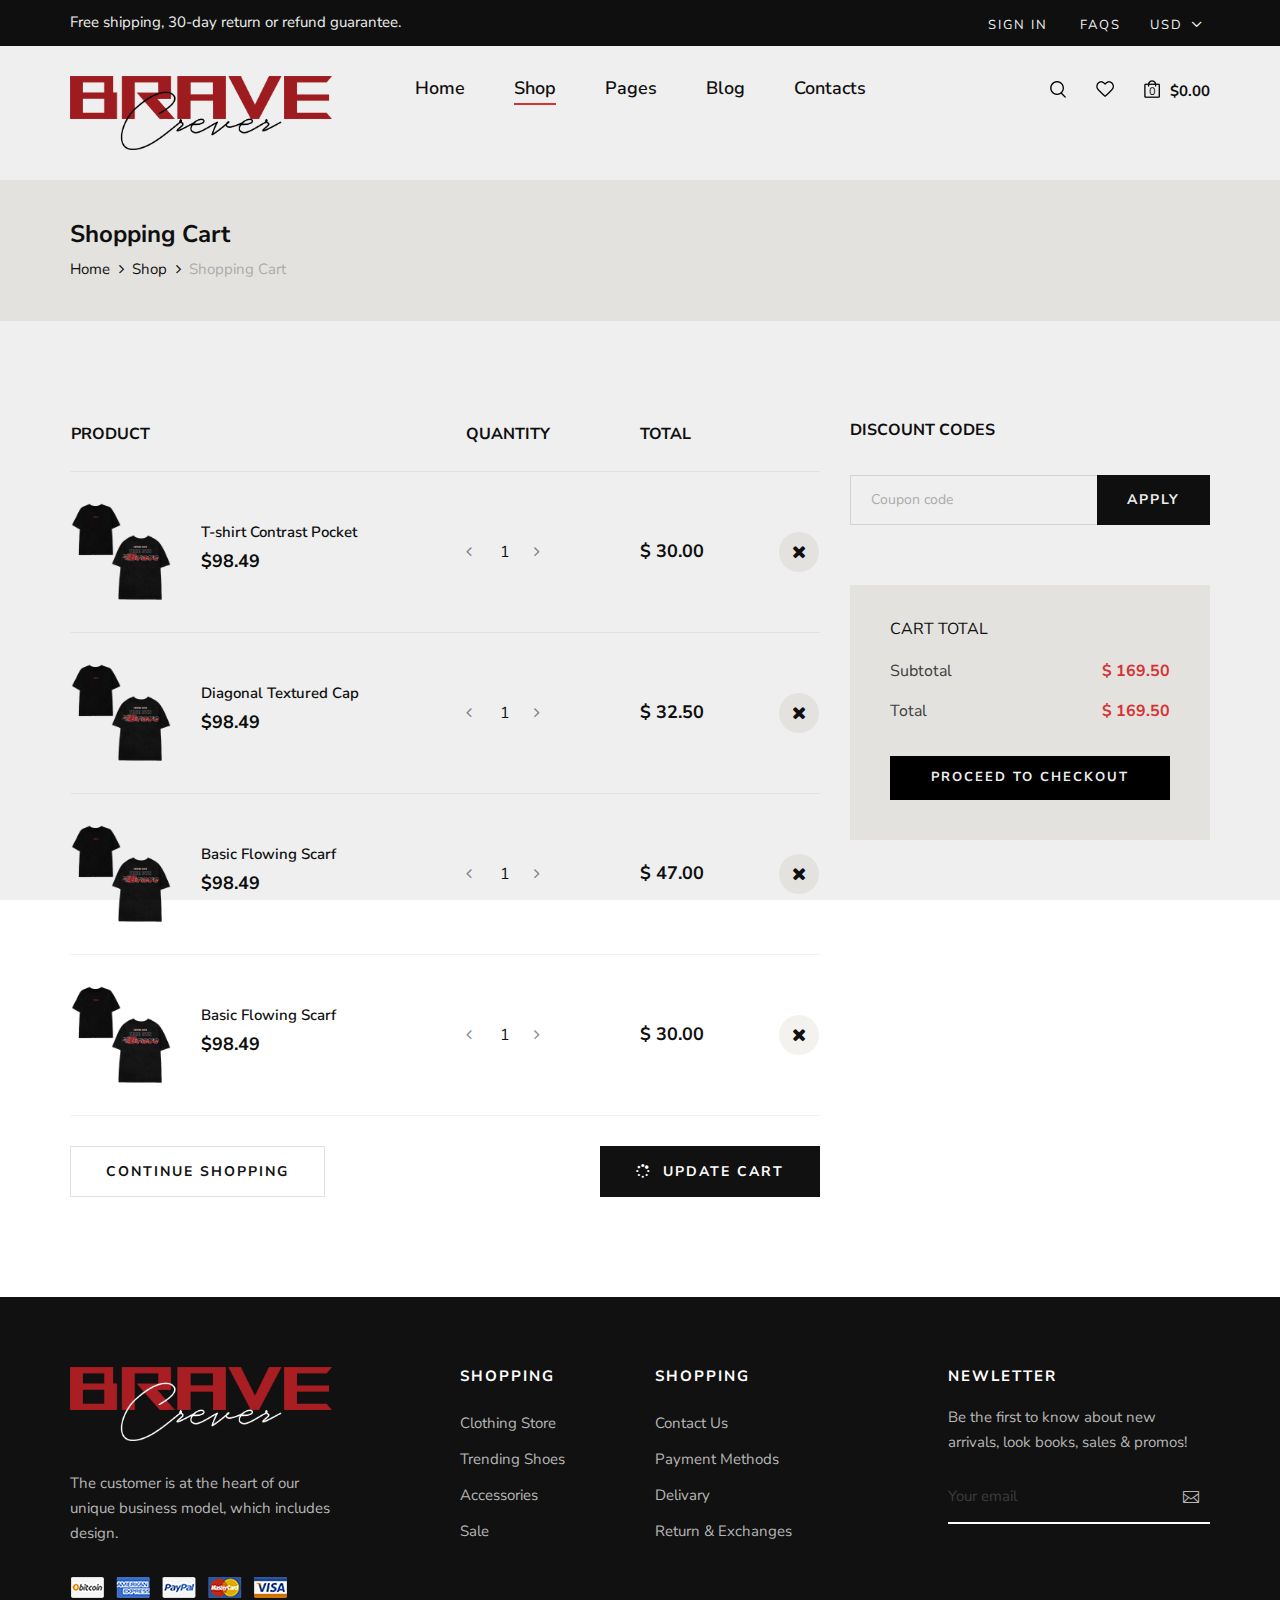
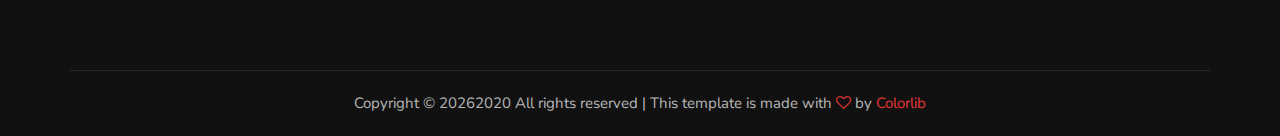
<file: shopping-cart.html>
<!DOCTYPE html>
<html lang="zxx">

<head>
    <meta charset="UTF-8">
    <meta name="description" content="Male_Fashion Template">
    <meta name="keywords" content="Male_Fashion, unica, creative, html">
    <meta name="viewport" content="width=device-width, initial-scale=1.0">
    <meta http-equiv="X-UA-Compatible" content="ie=edge">
    <title>BRAVECREVER GROUP</title>

    <!-- Google Font -->
    <link href="https://fonts.googleapis.com/css2?family=Nunito+Sans:wght@300;400;600;700;800;900&display=swap"
    rel="stylesheet">

    <!-- Css Styles -->
    <link rel="stylesheet" href="css/bootstrap.min.css" type="text/css">
    <link rel="stylesheet" href="css/font-awesome.min.css" type="text/css">
    <link rel="stylesheet" href="css/elegant-icons.css" type="text/css">
    <link rel="stylesheet" href="css/magnific-popup.css" type="text/css">
    <link rel="stylesheet" href="css/nice-select.css" type="text/css">
    <link rel="stylesheet" href="css/owl.carousel.min.css" type="text/css">
    <link rel="stylesheet" href="css/slicknav.min.css" type="text/css">
    <link rel="stylesheet" href="css/style.css" type="text/css">
    <link rel='shortcut icon' href='./img/favicon.png.png' />
</head>

<body>
    <!-- Page Preloder -->
    <div id="preloder">
        <div class="loader"></div>
    </div>

    <!-- Offcanvas Menu Begin -->
    <div class="offcanvas-menu-overlay"></div>
    <div class="offcanvas-menu-wrapper">
        <div class="offcanvas__option">
            <div class="offcanvas__links">
                <a href="#">Sign in</a>
                <a href="#">FAQs</a>
            </div>
            <div class="offcanvas__top__hover">
                <span>Usd <i class="arrow_carrot-down"></i></span>
                <ul>
                    <li>USD</li>
                    <li>EUR</li>
                    <li>USD</li>
                </ul>
            </div>
        </div>
        <div class="offcanvas__nav__option">
            <a href="#" class="search-switch"><img src="img/icon/search.png" alt=""></a>
            <a href="#"><img src="img/icon/heart.png" alt=""></a>
            <a href="#"><img src="img/icon/cart.png" alt=""> <span>0</span></a>
            <div class="price">$0.00</div>
        </div>
        <div id="mobile-menu-wrap"></div>
        <div class="offcanvas__text">
            <p>Free shipping, 30-day return or refund guarantee.</p>
        </div>
    </div>
    <!-- Offcanvas Menu End -->

    <!-- Header Section Begin -->
    <header class="header">
        <div class="header__top">
            <div class="container">
                <div class="row">
                    <div class="col-lg-6 col-md-7">
                        <div class="header__top__left">
                            <p>Free shipping, 30-day return or refund guarantee.</p>
                        </div>
                    </div>
                    <div class="col-lg-6 col-md-5">
                        <div class="header__top__right">
                            <div class="header__top__links">
                                <a href="#">Sign in</a>
                                <a href="#">FAQs</a>
                            </div>
                            <div class="header__top__hover">
                                <span>Usd <i class="arrow_carrot-down"></i></span>
                                <ul>
                                    <li>USD</li>
                                    <li>EUR</li>
                                    <li>USD</li>
                                </ul>
                            </div>
                        </div>
                    </div>
                </div>
            </div>
        </div>
        <div class="container">
            <div class="row">
                <div class="col-lg-3 col-md-3">
                    <div class="header__logo">
                        <a href="./index.html"><img src="./img/logo4.png" alt=""></a>
                    </div>
                </div>
                <div class="col-lg-6 col-md-6">
                    <nav class="header__menu mobile-menu">
                        <ul>
                            <li><a href="./index.html">Home</a></li>
                            <li class="active"><a href="./shop.html">Shop</a></li>
                            <li><a href="#">Pages</a>
                                <ul class="dropdown">
                                    <li><a href="./about.html">About Us</a></li>
                                    <li><a href="./shop-details.html">Shop Details</a></li>
                                    <li><a href="./shopping-cart.html">Shopping Cart</a></li>
                                    <li><a href="./checkout.html">Check Out</a></li>
                                    <li><a href="./blog-details.html">Blog Details</a></li>
                                </ul>
                            </li>
                            <li><a href="./blog.html">Blog</a></li>
                            <li><a href="./contact.html">Contacts</a></li>
                        </ul>
                    </nav>
                </div>
                <div class="col-lg-3 col-md-3">
                    <div class="header__nav__option">
                        <a href="#" class="search-switch"><img src="img/icon/search.png" alt=""></a>
                        <a href="#"><img src="img/icon/heart.png" alt=""></a>
                        <a href="#"><img src="img/icon/cart.png" alt=""> <span>0</span></a>
                        <div class="price">$0.00</div>
                    </div>
                </div>
            </div>
            <div class="canvas__open"><i class="fa fa-bars"></i></div>
        </div>
    </header>
    <!-- Header Section End -->

    <!-- Breadcrumb Section Begin -->
    <section class="breadcrumb-option">
        <div class="container">
            <div class="row">
                <div class="col-lg-12">
                    <div class="breadcrumb__text">
                        <h4>Shopping Cart</h4>
                        <div class="breadcrumb__links">
                            <a href="./index.html">Home</a>
                            <a href="./shop.html">Shop</a>
                            <span>Shopping Cart</span>
                        </div>
                    </div>
                </div>
            </div>
        </div>
    </section>
    <!-- Breadcrumb Section End -->

    <!-- Shopping Cart Section Begin -->
    <section class="shopping-cart spad">
        <div class="container">
            <div class="row">
                <div class="col-lg-8">
                    <div class="shopping__cart__table">
                        <table>
                            <thead>
                                <tr>
                                    <th>Product</th>
                                    <th>Quantity</th>
                                    <th>Total</th>
                                    <th></th>
                                </tr>
                            </thead>
                            <tbody>
                                <tr>
                                    <td class="product__cart__item">
                                        <div class="product__cart__item__pic">
                                            <img src="./img/aomoi.jpg" height="100px" width="100px">
                                        </div>
                                        <div class="product__cart__item__text">
                                            <h6>T-shirt Contrast Pocket</h6>
                                            <h5>$98.49</h5>
                                        </div>
                                    </td>
                                    <td class="quantity__item">
                                        <div class="quantity">
                                            <div class="pro-qty-2">
                                                <input type="text" value="1">
                                            </div>
                                        </div>
                                    </td>
                                    <td class="cart__price">$ 30.00</td>
                                    <td class="cart__close"><i class="fa fa-close"></i></td>
                                </tr>
                                <tr>
                                    <td class="product__cart__item">
                                        <div class="product__cart__item__pic">
                                            <img src="./img/aomoi.jpg" height="100px" width="100px">
                                        </div>
                                        <div class="product__cart__item__text">
                                            <h6>Diagonal Textured Cap</h6>
                                            <h5>$98.49</h5>
                                        </div>
                                    </td>
                                    <td class="quantity__item">
                                        <div class="quantity">
                                            <div class="pro-qty-2">
                                                <input type="text" value="1">
                                            </div>
                                        </div>
                                    </td>
                                    <td class="cart__price">$ 32.50</td>
                                    <td class="cart__close"><i class="fa fa-close"></i></td>
                                </tr>
                                <tr>
                                    <td class="product__cart__item">
                                        <div class="product__cart__item__pic">
                                            <img src="./img/aomoi.jpg" height="100px" width="100px">
                                        </div>
                                        <div class="product__cart__item__text">
                                            <h6>Basic Flowing Scarf</h6>
                                            <h5>$98.49</h5>
                                        </div>
                                    </td>
                                    <td class="quantity__item">
                                        <div class="quantity">
                                            <div class="pro-qty-2">
                                                <input type="text" value="1">
                                            </div>
                                        </div>
                                    </td>
                                    <td class="cart__price">$ 47.00</td>
                                    <td class="cart__close"><i class="fa fa-close"></i></td>
                                </tr>
                                <tr>
                                    <td class="product__cart__item">
                                        <div class="product__cart__item__pic">
                                            <img src="./img/aomoi.jpg" height="100px" width="100px">
                                        </div>
                                        <div class="product__cart__item__text">
                                            <h6>Basic Flowing Scarf</h6>
                                            <h5>$98.49</h5>
                                        </div>
                                    </td>
                                    <td class="quantity__item">
                                        <div class="quantity">
                                            <div class="pro-qty-2">
                                                <input type="text" value="1">
                                            </div>
                                        </div>
                                    </td>
                                    <td class="cart__price">$ 30.00</td>
                                    <td class="cart__close"><i class="fa fa-close"></i></td>
                                </tr>
                            </tbody>
                        </table>
                    </div>
                    <div class="row">
                        <div class="col-lg-6 col-md-6 col-sm-6">
                            <div class="continue__btn">
                                <a href="#">Continue Shopping</a>
                            </div>
                        </div>
                        <div class="col-lg-6 col-md-6 col-sm-6">
                            <div class="continue__btn update__btn">
                                <a href="#"><i class="fa fa-spinner"></i> Update cart</a>
                            </div>
                        </div>
                    </div>
                </div>
                <div class="col-lg-4">
                    <div class="cart__discount">
                        <h6>Discount codes</h6>
                        <form action="#">
                            <input type="text" placeholder="Coupon code">
                            <button type="submit">Apply</button>
                        </form>
                    </div>
                    <div class="cart__total">
                        <h6>Cart total</h6>
                        <ul>
                            <li>Subtotal <span>$ 169.50</span></li>
                            <li>Total <span>$ 169.50</span></li>
                        </ul>
                        <a href="#" class="primary-btn">Proceed to checkout</a>
                    </div>
                </div>
            </div>
        </div>
    </section>
    <!-- Shopping Cart Section End -->

    <!-- Footer Section Begin -->
    <footer class="footer">
        <div class="container">
            <div class="row">
                <div class="col-lg-3 col-md-6 col-sm-6">
                    <div class="footer__about">
                        <div class="footer__logo">
                            <a href="#"><img src="./img/logonho,m.png" alt=""></a>
                        </div>
                        <p>The customer is at the heart of our unique business model, which includes design.</p>
                        <a href="#"><img src="img/payment.png" alt=""></a>
                    </div>
                </div>
                <div class="col-lg-2 offset-lg-1 col-md-3 col-sm-6">
                    <div class="footer__widget">
                        <h6>Shopping</h6>
                        <ul>
                            <li><a href="#">Clothing Store</a></li>
                            <li><a href="#">Trending Shoes</a></li>
                            <li><a href="#">Accessories</a></li>
                            <li><a href="#">Sale</a></li>
                        </ul>
                    </div>
                </div>
                <div class="col-lg-2 col-md-3 col-sm-6">
                    <div class="footer__widget">
                        <h6>Shopping</h6>
                        <ul>
                            <li><a href="#">Contact Us</a></li>
                            <li><a href="#">Payment Methods</a></li>
                            <li><a href="#">Delivary</a></li>
                            <li><a href="#">Return & Exchanges</a></li>
                        </ul>
                    </div>
                </div>
                <div class="col-lg-3 offset-lg-1 col-md-6 col-sm-6">
                    <div class="footer__widget">
                        <h6>NewLetter</h6>
                        <div class="footer__newslatter">
                            <p>Be the first to know about new arrivals, look books, sales & promos!</p>
                            <form action="#">
                                <input type="text" placeholder="Your email">
                                <button type="submit"><span class="icon_mail_alt"></span></button>
                            </form>
                        </div>
                    </div>
                </div>
            </div>
            <div class="row">
                <div class="col-lg-12 text-center">
                    <div class="footer__copyright__text">
                        <!-- Link back to Colorlib can't be removed. Template is licensed under CC BY 3.0. -->
                        <p>Copyright ©
                            <script>
                                document.write(new Date().getFullYear());
                            </script>2020
                            All rights reserved | This template is made with <i class="fa fa-heart-o"
                            aria-hidden="true"></i> by <a href="https://colorlib.com" target="_blank">Colorlib</a>
                        </p>
                        <!-- Link back to Colorlib can't be removed. Template is licensed under CC BY 3.0. -->
                    </div>
                </div>
            </div>
        </div>
    </footer>
    <!-- Footer Section End -->

    <!-- Search Begin -->
    <div class="search-model">
        <div class="h-100 d-flex align-items-center justify-content-center">
            <div class="search-close-switch">+</div>
            <form class="search-model-form">
                <input type="text" id="search-input" placeholder="Search here.....">
            </form>
        </div>
    </div>
    <!-- Search End -->

    <!-- Js Plugins -->
    <script src="js/jquery-3.3.1.min.js"></script>
    <script src="js/bootstrap.min.js"></script>
    <script src="js/jquery.nice-select.min.js"></script>
    <script src="js/jquery.nicescroll.min.js"></script>
    <script src="js/jquery.magnific-popup.min.js"></script>
    <script src="js/jquery.countdown.min.js"></script>
    <script src="js/jquery.slicknav.js"></script>
    <script src="js/mixitup.min.js"></script>
    <script src="js/owl.carousel.min.js"></script>
    <script src="js/main.js"></script>
</body>

</html>
</file>
<file: css/elegant-icons.css>
@font-face {
	font-family: 'ElegantIcons';
	src:url('../fonts/ElegantIcons.eot');
	src:url('../fonts/ElegantIcons.eot?#iefix') format('embedded-opentype'),
		url('../fonts/ElegantIcons.woff') format('woff'),
		url('../fonts/ElegantIcons.ttf') format('truetype'),
		url('../fonts/ElegantIcons.svg#ElegantIcons') format('svg');
	font-weight: normal;
	font-style: normal;
}

/* Use the following CSS code if you want to use data attributes for inserting your icons */
[data-icon]:before {
	font-family: 'ElegantIcons';
	content: attr(data-icon);
	speak: none;
	font-weight: normal;
	font-variant: normal;
	text-transform: none;
	line-height: 1;
	-webkit-font-smoothing: antialiased;
	-moz-osx-font-smoothing: grayscale;
}

/* Use the following CSS code if you want to have a class per icon */
/*
Instead of a list of all class selectors,
you can use the generic selector below, but it's slower:
[class*="your-class-prefix"] {
*/
.arrow_up, .arrow_down, .arrow_left, .arrow_right, .arrow_left-up, .arrow_right-up, .arrow_right-down, .arrow_left-down, .arrow-up-down, .arrow_up-down_alt, .arrow_left-right_alt, .arrow_left-right, .arrow_expand_alt2, .arrow_expand_alt, .arrow_condense, .arrow_expand, .arrow_move, .arrow_carrot-up, .arrow_carrot-down, .arrow_carrot-left, .arrow_carrot-right, .arrow_carrot-2up, .arrow_carrot-2down, .arrow_carrot-2left, .arrow_carrot-2right, .arrow_carrot-up_alt2, .arrow_carrot-down_alt2, .arrow_carrot-left_alt2, .arrow_carrot-right_alt2, .arrow_carrot-2up_alt2, .arrow_carrot-2down_alt2, .arrow_carrot-2left_alt2, .arrow_carrot-2right_alt2, .arrow_triangle-up, .arrow_triangle-down, .arrow_triangle-left, .arrow_triangle-right, .arrow_triangle-up_alt2, .arrow_triangle-down_alt2, .arrow_triangle-left_alt2, .arrow_triangle-right_alt2, .arrow_back, .icon_minus-06, .icon_plus, .icon_close, .icon_check, .icon_minus_alt2, .icon_plus_alt2, .icon_close_alt2, .icon_check_alt2, .icon_zoom-out_alt, .icon_zoom-in_alt, .icon_search, .icon_box-empty, .icon_box-selected, .icon_minus-box, .icon_plus-box, .icon_box-checked, .icon_circle-empty, .icon_circle-slelected, .icon_stop_alt2, .icon_stop, .icon_pause_alt2, .icon_pause, .icon_menu, .icon_menu-square_alt2, .icon_menu-circle_alt2, .icon_ul, .icon_ol, .icon_adjust-horiz, .icon_adjust-vert, .icon_document_alt, .icon_documents_alt, .icon_pencil, .icon_pencil-edit_alt, .icon_pencil-edit, .icon_folder-alt, .icon_folder-open_alt, .icon_folder-add_alt, .icon_info_alt, .icon_error-oct_alt, .icon_error-circle_alt, .icon_error-triangle_alt, .icon_question_alt2, .icon_question, .icon_comment_alt, .icon_chat_alt, .icon_vol-mute_alt, .icon_volume-low_alt, .icon_volume-high_alt, .icon_quotations, .icon_quotations_alt2, .icon_clock_alt, .icon_lock_alt, .icon_lock-open_alt, .icon_key_alt, .icon_cloud_alt, .icon_cloud-upload_alt, .icon_cloud-download_alt, .icon_image, .icon_images, .icon_lightbulb_alt, .icon_gift_alt, .icon_house_alt, .icon_genius, .icon_mobile, .icon_tablet, .icon_laptop, .icon_desktop, .icon_camera_alt, .icon_mail_alt, .icon_cone_alt, .icon_ribbon_alt, .icon_bag_alt, .icon_creditcard, .icon_cart_alt, .icon_paperclip, .icon_tag_alt, .icon_tags_alt, .icon_trash_alt, .icon_cursor_alt, .icon_mic_alt, .icon_compass_alt, .icon_pin_alt, .icon_pushpin_alt, .icon_map_alt, .icon_drawer_alt, .icon_toolbox_alt, .icon_book_alt, .icon_calendar, .icon_film, .icon_table, .icon_contacts_alt, .icon_headphones, .icon_lifesaver, .icon_piechart, .icon_refresh, .icon_link_alt, .icon_link, .icon_loading, .icon_blocked, .icon_archive_alt, .icon_heart_alt, .icon_star_alt, .icon_star-half_alt, .icon_star, .icon_star-half, .icon_tools, .icon_tool, .icon_cog, .icon_cogs, .arrow_up_alt, .arrow_down_alt, .arrow_left_alt, .arrow_right_alt, .arrow_left-up_alt, .arrow_right-up_alt, .arrow_right-down_alt, .arrow_left-down_alt, .arrow_condense_alt, .arrow_expand_alt3, .arrow_carrot_up_alt, .arrow_carrot-down_alt, .arrow_carrot-left_alt, .arrow_carrot-right_alt, .arrow_carrot-2up_alt, .arrow_carrot-2dwnn_alt, .arrow_carrot-2left_alt, .arrow_carrot-2right_alt, .arrow_triangle-up_alt, .arrow_triangle-down_alt, .arrow_triangle-left_alt, .arrow_triangle-right_alt, .icon_minus_alt, .icon_plus_alt, .icon_close_alt, .icon_check_alt, .icon_zoom-out, .icon_zoom-in, .icon_stop_alt, .icon_menu-square_alt, .icon_menu-circle_alt, .icon_document, .icon_documents, .icon_pencil_alt, .icon_folder, .icon_folder-open, .icon_folder-add, .icon_folder_upload, .icon_folder_download, .icon_info, .icon_error-circle, .icon_error-oct, .icon_error-triangle, .icon_question_alt, .icon_comment, .icon_chat, .icon_vol-mute, .icon_volume-low, .icon_volume-high, .icon_quotations_alt, .icon_clock, .icon_lock, .icon_lock-open, .icon_key, .icon_cloud, .icon_cloud-upload, .icon_cloud-download, .icon_lightbulb, .icon_gift, .icon_house, .icon_camera, .icon_mail, .icon_cone, .icon_ribbon, .icon_bag, .icon_cart, .icon_tag, .icon_tags, .icon_trash, .icon_cursor, .icon_mic, .icon_compass, .icon_pin, .icon_pushpin, .icon_map, .icon_drawer, .icon_toolbox, .icon_book, .icon_contacts, .icon_archive, .icon_heart, .icon_profile, .icon_group, .icon_grid-2x2, .icon_grid-3x3, .icon_music, .icon_pause_alt, .icon_phone, .icon_upload, .icon_download, .social_facebook, .social_twitter, .social_pinterest, .social_googleplus, .social_tumblr, .social_tumbleupon, .social_wordpress, .social_instagram, .social_dribbble, .social_vimeo, .social_linkedin, .social_rss, .social_deviantart, .social_share, .social_myspace, .social_skype, .social_youtube, .social_picassa, .social_googledrive, .social_flickr, .social_blogger, .social_spotify, .social_delicious, .social_facebook_circle, .social_twitter_circle, .social_pinterest_circle, .social_googleplus_circle, .social_tumblr_circle, .social_stumbleupon_circle, .social_wordpress_circle, .social_instagram_circle, .social_dribbble_circle, .social_vimeo_circle, .social_linkedin_circle, .social_rss_circle, .social_deviantart_circle, .social_share_circle, .social_myspace_circle, .social_skype_circle, .social_youtube_circle, .social_picassa_circle, .social_googledrive_alt2, .social_flickr_circle, .social_blogger_circle, .social_spotify_circle, .social_delicious_circle, .social_facebook_square, .social_twitter_square, .social_pinterest_square, .social_googleplus_square, .social_tumblr_square, .social_stumbleupon_square, .social_wordpress_square, .social_instagram_square, .social_dribbble_square, .social_vimeo_square, .social_linkedin_square, .social_rss_square, .social_deviantart_square, .social_share_square, .social_myspace_square, .social_skype_square, .social_youtube_square, .social_picassa_square, .social_googledrive_square, .social_flickr_square, .social_blogger_square, .social_spotify_square, .social_delicious_square, .icon_printer, .icon_calulator, .icon_building, .icon_floppy, .icon_drive, .icon_search-2, .icon_id, .icon_id-2, .icon_puzzle, .icon_like, .icon_dislike, .icon_mug, .icon_currency, .icon_wallet, .icon_pens, .icon_easel, .icon_flowchart, .icon_datareport, .icon_briefcase, .icon_shield, .icon_percent, .icon_globe, .icon_globe-2, .icon_target, .icon_hourglass, .icon_balance, .icon_rook, .icon_printer-alt, .icon_calculator_alt, .icon_building_alt, .icon_floppy_alt, .icon_drive_alt, .icon_search_alt, .icon_id_alt, .icon_id-2_alt, .icon_puzzle_alt, .icon_like_alt, .icon_dislike_alt, .icon_mug_alt, .icon_currency_alt, .icon_wallet_alt, .icon_pens_alt, .icon_easel_alt, .icon_flowchart_alt, .icon_datareport_alt, .icon_briefcase_alt, .icon_shield_alt, .icon_percent_alt, .icon_globe_alt, .icon_clipboard {
	font-family: 'ElegantIcons';
	speak: none;
	font-style: normal;
	font-weight: normal;
	font-variant: normal;
	text-transform: none;
	line-height: 1;
	-webkit-font-smoothing: antialiased;
}
.arrow_up:before {
	content: "\21";
}
.arrow_down:before {
	content: "\22";
}
.arrow_left:before {
	content: "\23";
}
.arrow_right:before {
	content: "\24";
}
.arrow_left-up:before {
	content: "\25";
}
.arrow_right-up:before {
	content: "\26";
}
.arrow_right-down:before {
	content: "\27";
}
.arrow_left-down:before {
	content: "\28";
}
.arrow-up-down:before {
	content: "\29";
}
.arrow_up-down_alt:before {
	content: "\2a";
}
.arrow_left-right_alt:before {
	content: "\2b";
}
.arrow_left-right:before {
	content: "\2c";
}
.arrow_expand_alt2:before {
	content: "\2d";
}
.arrow_expand_alt:before {
	content: "\2e";
}
.arrow_condense:before {
	content: "\2f";
}
.arrow_expand:before {
	content: "\30";
}
.arrow_move:before {
	content: "\31";
}
.arrow_carrot-up:before {
	content: "\32";
}
.arrow_carrot-down:before {
	content: "\33";
}
.arrow_carrot-left:before {
	content: "\34";
}
.arrow_carrot-right:before {
	content: "\35";
}
.arrow_carrot-2up:before {
	content: "\36";
}
.arrow_carrot-2down:before {
	content: "\37";
}
.arrow_carrot-2left:before {
	content: "\38";
}
.arrow_carrot-2right:before {
	content: "\39";
}
.arrow_carrot-up_alt2:before {
	content: "\3a";
}
.arrow_carrot-down_alt2:before {
	content: "\3b";
}
.arrow_carrot-left_alt2:before {
	content: "\3c";
}
.arrow_carrot-right_alt2:before {
	content: "\3d";
}
.arrow_carrot-2up_alt2:before {
	content: "\3e";
}
.arrow_carrot-2down_alt2:before {
	content: "\3f";
}
.arrow_carrot-2left_alt2:before {
	content: "\40";
}
.arrow_carrot-2right_alt2:before {
	content: "\41";
}
.arrow_triangle-up:before {
	content: "\42";
}
.arrow_triangle-down:before {
	content: "\43";
}
.arrow_triangle-left:before {
	content: "\44";
}
.arrow_triangle-right:before {
	content: "\45";
}
.arrow_triangle-up_alt2:before {
	content: "\46";
}
.arrow_triangle-down_alt2:before {
	content: "\47";
}
.arrow_triangle-left_alt2:before {
	content: "\48";
}
.arrow_triangle-right_alt2:before {
	content: "\49";
}
.arrow_back:before {
	content: "\4a";
}
.icon_minus-06:before {
	content: "\4b";
}
.icon_plus:before {
	content: "\4c";
}
.icon_close:before {
	content: "\4d";
}
.icon_check:before {
	content: "\4e";
}
.icon_minus_alt2:before {
	content: "\4f";
}
.icon_plus_alt2:before {
	content: "\50";
}
.icon_close_alt2:before {
	content: "\51";
}
.icon_check_alt2:before {
	content: "\52";
}
.icon_zoom-out_alt:before {
	content: "\53";
}
.icon_zoom-in_alt:before {
	content: "\54";
}
.icon_search:before {
	content: "\55";
}
.icon_box-empty:before {
	content: "\56";
}
.icon_box-selected:before {
	content: "\57";
}
.icon_minus-box:before {
	content: "\58";
}
.icon_plus-box:before {
	content: "\59";
}
.icon_box-checked:before {
	content: "\5a";
}
.icon_circle-empty:before {
	content: "\5b";
}
.icon_circle-slelected:before {
	content: "\5c";
}
.icon_stop_alt2:before {
	content: "\5d";
}
.icon_stop:before {
	content: "\5e";
}
.icon_pause_alt2:before {
	content: "\5f";
}
.icon_pause:before {
	content: "\60";
}
.icon_menu:before {
	content: "\61";
}
.icon_menu-square_alt2:before {
	content: "\62";
}
.icon_menu-circle_alt2:before {
	content: "\63";
}
.icon_ul:before {
	content: "\64";
}
.icon_ol:before {
	content: "\65";
}
.icon_adjust-horiz:before {
	content: "\66";
}
.icon_adjust-vert:before {
	content: "\67";
}
.icon_document_alt:before {
	content: "\68";
}
.icon_documents_alt:before {
	content: "\69";
}
.icon_pencil:before {
	content: "\6a";
}
.icon_pencil-edit_alt:before {
	content: "\6b";
}
.icon_pencil-edit:before {
	content: "\6c";
}
.icon_folder-alt:before {
	content: "\6d";
}
.icon_folder-open_alt:before {
	content: "\6e";
}
.icon_folder-add_alt:before {
	content: "\6f";
}
.icon_info_alt:before {
	content: "\70";
}
.icon_error-oct_alt:before {
	content: "\71";
}
.icon_error-circle_alt:before {
	content: "\72";
}
.icon_error-triangle_alt:before {
	content: "\73";
}
.icon_question_alt2:before {
	content: "\74";
}
.icon_question:before {
	content: "\75";
}
.icon_comment_alt:before {
	content: "\76";
}
.icon_chat_alt:before {
	content: "\77";
}
.icon_vol-mute_alt:before {
	content: "\78";
}
.icon_volume-low_alt:before {
	content: "\79";
}
.icon_volume-high_alt:before {
	content: "\7a";
}
.icon_quotations:before {
	content: "\7b";
}
.icon_quotations_alt2:before {
	content: "\7c";
}
.icon_clock_alt:before {
	content: "\7d";
}
.icon_lock_alt:before {
	content: "\7e";
}
.icon_lock-open_alt:before {
	content: "\e000";
}
.icon_key_alt:before {
	content: "\e001";
}
.icon_cloud_alt:before {
	content: "\e002";
}
.icon_cloud-upload_alt:before {
	content: "\e003";
}
.icon_cloud-download_alt:before {
	content: "\e004";
}
.icon_image:before {
	content: "\e005";
}
.icon_images:before {
	content: "\e006";
}
.icon_lightbulb_alt:before {
	content: "\e007";
}
.icon_gift_alt:before {
	content: "\e008";
}
.icon_house_alt:before {
	content: "\e009";
}
.icon_genius:before {
	content: "\e00a";
}
.icon_mobile:before {
	content: "\e00b";
}
.icon_tablet:before {
	content: "\e00c";
}
.icon_laptop:before {
	content: "\e00d";
}
.icon_desktop:before {
	content: "\e00e";
}
.icon_camera_alt:before {
	content: "\e00f";
}
.icon_mail_alt:before {
	content: "\e010";
}
.icon_cone_alt:before {
	content: "\e011";
}
.icon_ribbon_alt:before {
	content: "\e012";
}
.icon_bag_alt:before {
	content: "\e013";
}
.icon_creditcard:before {
	content: "\e014";
}
.icon_cart_alt:before {
	content: "\e015";
}
.icon_paperclip:before {
	content: "\e016";
}
.icon_tag_alt:before {
	content: "\e017";
}
.icon_tags_alt:before {
	content: "\e018";
}
.icon_trash_alt:before {
	content: "\e019";
}
.icon_cursor_alt:before {
	content: "\e01a";
}
.icon_mic_alt:before {
	content: "\e01b";
}
.icon_compass_alt:before {
	content: "\e01c";
}
.icon_pin_alt:before {
	content: "\e01d";
}
.icon_pushpin_alt:before {
	content: "\e01e";
}
.icon_map_alt:before {
	content: "\e01f";
}
.icon_drawer_alt:before {
	content: "\e020";
}
.icon_toolbox_alt:before {
	content: "\e021";
}
.icon_book_alt:before {
	content: "\e022";
}
.icon_calendar:before {
	content: "\e023";
}
.icon_film:before {
	content: "\e024";
}
.icon_table:before {
	content: "\e025";
}
.icon_contacts_alt:before {
	content: "\e026";
}
.icon_headphones:before {
	content: "\e027";
}
.icon_lifesaver:before {
	content: "\e028";
}
.icon_piechart:before {
	content: "\e029";
}
.icon_refresh:before {
	content: "\e02a";
}
.icon_link_alt:before {
	content: "\e02b";
}
.icon_link:before {
	content: "\e02c";
}
.icon_loading:before {
	content: "\e02d";
}
.icon_blocked:before {
	content: "\e02e";
}
.icon_archive_alt:before {
	content: "\e02f";
}
.icon_heart_alt:before {
	content: "\e030";
}
.icon_star_alt:before {
	content: "\e031";
}
.icon_star-half_alt:before {
	content: "\e032";
}
.icon_star:before {
	content: "\e033";
}
.icon_star-half:before {
	content: "\e034";
}
.icon_tools:before {
	content: "\e035";
}
.icon_tool:before {
	content: "\e036";
}
.icon_cog:before {
	content: "\e037";
}
.icon_cogs:before {
	content: "\e038";
}
.arrow_up_alt:before {
	content: "\e039";
}
.arrow_down_alt:before {
	content: "\e03a";
}
.arrow_left_alt:before {
	content: "\e03b";
}
.arrow_right_alt:before {
	content: "\e03c";
}
.arrow_left-up_alt:before {
	content: "\e03d";
}
.arrow_right-up_alt:before {
	content: "\e03e";
}
.arrow_right-down_alt:before {
	content: "\e03f";
}
.arrow_left-down_alt:before {
	content: "\e040";
}
.arrow_condense_alt:before {
	content: "\e041";
}
.arrow_expand_alt3:before {
	content: "\e042";
}
.arrow_carrot_up_alt:before {
	content: "\e043";
}
.arrow_carrot-down_alt:before {
	content: "\e044";
}
.arrow_carrot-left_alt:before {
	content: "\e045";
}
.arrow_carrot-right_alt:before {
	content: "\e046";
}
.arrow_carrot-2up_alt:before {
	content: "\e047";
}
.arrow_carrot-2dwnn_alt:before {
	content: "\e048";
}
.arrow_carrot-2left_alt:before {
	content: "\e049";
}
.arrow_carrot-2right_alt:before {
	content: "\e04a";
}
.arrow_triangle-up_alt:before {
	content: "\e04b";
}
.arrow_triangle-down_alt:before {
	content: "\e04c";
}
.arrow_triangle-left_alt:before {
	content: "\e04d";
}
.arrow_triangle-right_alt:before {
	content: "\e04e";
}
.icon_minus_alt:before {
	content: "\e04f";
}
.icon_plus_alt:before {
	content: "\e050";
}
.icon_close_alt:before {
	content: "\e051";
}
.icon_check_alt:before {
	content: "\e052";
}
.icon_zoom-out:before {
	content: "\e053";
}
.icon_zoom-in:before {
	content: "\e054";
}
.icon_stop_alt:before {
	content: "\e055";
}
.icon_menu-square_alt:before {
	content: "\e056";
}
.icon_menu-circle_alt:before {
	content: "\e057";
}
.icon_document:before {
	content: "\e058";
}
.icon_documents:before {
	content: "\e059";
}
.icon_pencil_alt:before {
	content: "\e05a";
}
.icon_folder:before {
	content: "\e05b";
}
.icon_folder-open:before {
	content: "\e05c";
}
.icon_folder-add:before {
	content: "\e05d";
}
.icon_folder_upload:before {
	content: "\e05e";
}
.icon_folder_download:before {
	content: "\e05f";
}
.icon_info:before {
	content: "\e060";
}
.icon_error-circle:before {
	content: "\e061";
}
.icon_error-oct:before {
	content: "\e062";
}
.icon_error-triangle:before {
	content: "\e063";
}
.icon_question_alt:before {
	content: "\e064";
}
.icon_comment:before {
	content: "\e065";
}
.icon_chat:before {
	content: "\e066";
}
.icon_vol-mute:before {
	content: "\e067";
}
.icon_volume-low:before {
	content: "\e068";
}
.icon_volume-high:before {
	content: "\e069";
}
.icon_quotations_alt:before {
	content: "\e06a";
}
.icon_clock:before {
	content: "\e06b";
}
.icon_lock:before {
	content: "\e06c";
}
.icon_lock-open:before {
	content: "\e06d";
}
.icon_key:before {
	content: "\e06e";
}
.icon_cloud:before {
	content: "\e06f";
}
.icon_cloud-upload:before {
	content: "\e070";
}
.icon_cloud-download:before {
	content: "\e071";
}
.icon_lightbulb:before {
	content: "\e072";
}
.icon_gift:before {
	content: "\e073";
}
.icon_house:before {
	content: "\e074";
}
.icon_camera:before {
	content: "\e075";
}
.icon_mail:before {
	content: "\e076";
}
.icon_cone:before {
	content: "\e077";
}
.icon_ribbon:before {
	content: "\e078";
}
.icon_bag:before {
	content: "\e079";
}
.icon_cart:before {
	content: "\e07a";
}
.icon_tag:before {
	content: "\e07b";
}
.icon_tags:before {
	content: "\e07c";
}
.icon_trash:before {
	content: "\e07d";
}
.icon_cursor:before {
	content: "\e07e";
}
.icon_mic:before {
	content: "\e07f";
}
.icon_compass:before {
	content: "\e080";
}
.icon_pin:before {
	content: "\e081";
}
.icon_pushpin:before {
	content: "\e082";
}
.icon_map:before {
	content: "\e083";
}
.icon_drawer:before {
	content: "\e084";
}
.icon_toolbox:before {
	content: "\e085";
}
.icon_book:before {
	content: "\e086";
}
.icon_contacts:before {
	content: "\e087";
}
.icon_archive:before {
	content: "\e088";
}
.icon_heart:before {
	content: "\e089";
}
.icon_profile:before {
	content: "\e08a";
}
.icon_group:before {
	content: "\e08b";
}
.icon_grid-2x2:before {
	content: "\e08c";
}
.icon_grid-3x3:before {
	content: "\e08d";
}
.icon_music:before {
	content: "\e08e";
}
.icon_pause_alt:before {
	content: "\e08f";
}
.icon_phone:before {
	content: "\e090";
}
.icon_upload:before {
	content: "\e091";
}
.icon_download:before {
	content: "\e092";
}
.social_facebook:before {
	content: "\e093";
}
.social_twitter:before {
	content: "\e094";
}
.social_pinterest:before {
	content: "\e095";
}
.social_googleplus:before {
	content: "\e096";
}
.social_tumblr:before {
	content: "\e097";
}
.social_tumbleupon:before {
	content: "\e098";
}
.social_wordpress:before {
	content: "\e099";
}
.social_instagram:before {
	content: "\e09a";
}
.social_dribbble:before {
	content: "\e09b";
}
.social_vimeo:before {
	content: "\e09c";
}
.social_linkedin:before {
	content: "\e09d";
}
.social_rss:before {
	content: "\e09e";
}
.social_deviantart:before {
	content: "\e09f";
}
.social_share:before {
	content: "\e0a0";
}
.social_myspace:before {
	content: "\e0a1";
}
.social_skype:before {
	content: "\e0a2";
}
.social_youtube:before {
	content: "\e0a3";
}
.social_picassa:before {
	content: "\e0a4";
}
.social_googledrive:before {
	content: "\e0a5";
}
.social_flickr:before {
	content: "\e0a6";
}
.social_blogger:before {
	content: "\e0a7";
}
.social_spotify:before {
	content: "\e0a8";
}
.social_delicious:before {
	content: "\e0a9";
}
.social_facebook_circle:before {
	content: "\e0aa";
}
.social_twitter_circle:before {
	content: "\e0ab";
}
.social_pinterest_circle:before {
	content: "\e0ac";
}
.social_googleplus_circle:before {
	content: "\e0ad";
}
.social_tumblr_circle:before {
	content: "\e0ae";
}
.social_stumbleupon_circle:before {
	content: "\e0af";
}
.social_wordpress_circle:before {
	content: "\e0b0";
}
.social_instagram_circle:before {
	content: "\e0b1";
}
.social_dribbble_circle:before {
	content: "\e0b2";
}
.social_vimeo_circle:before {
	content: "\e0b3";
}
.social_linkedin_circle:before {
	content: "\e0b4";
}
.social_rss_circle:before {
	content: "\e0b5";
}
.social_deviantart_circle:before {
	content: "\e0b6";
}
.social_share_circle:before {
	content: "\e0b7";
}
.social_myspace_circle:before {
	content: "\e0b8";
}
.social_skype_circle:before {
	content: "\e0b9";
}
.social_youtube_circle:before {
	content: "\e0ba";
}
.social_picassa_circle:before {
	content: "\e0bb";
}
.social_googledrive_alt2:before {
	content: "\e0bc";
}
.social_flickr_circle:before {
	content: "\e0bd";
}
.social_blogger_circle:before {
	content: "\e0be";
}
.social_spotify_circle:before {
	content: "\e0bf";
}
.social_delicious_circle:before {
	content: "\e0c0";
}
.social_facebook_square:before {
	content: "\e0c1";
}
.social_twitter_square:before {
	content: "\e0c2";
}
.social_pinterest_square:before {
	content: "\e0c3";
}
.social_googleplus_square:before {
	content: "\e0c4";
}
.social_tumblr_square:before {
	content: "\e0c5";
}
.social_stumbleupon_square:before {
	content: "\e0c6";
}
.social_wordpress_square:before {
	content: "\e0c7";
}
.social_instagram_square:before {
	content: "\e0c8";
}
.social_dribbble_square:before {
	content: "\e0c9";
}
.social_vimeo_square:before {
	content: "\e0ca";
}
.social_linkedin_square:before {
	content: "\e0cb";
}
.social_rss_square:before {
	content: "\e0cc";
}
.social_deviantart_square:before {
	content: "\e0cd";
}
.social_share_square:before {
	content: "\e0ce";
}
.social_myspace_square:before {
	content: "\e0cf";
}
.social_skype_square:before {
	content: "\e0d0";
}
.social_youtube_square:before {
	content: "\e0d1";
}
.social_picassa_square:before {
	content: "\e0d2";
}
.social_googledrive_square:before {
	content: "\e0d3";
}
.social_flickr_square:before {
	content: "\e0d4";
}
.social_blogger_square:before {
	content: "\e0d5";
}
.social_spotify_square:before {
	content: "\e0d6";
}
.social_delicious_square:before {
	content: "\e0d7";
}
.icon_printer:before {
	content: "\e103";
}
.icon_calulator:before {
	content: "\e0ee";
}
.icon_building:before {
	content: "\e0ef";
}
.icon_floppy:before {
	content: "\e0e8";
}
.icon_drive:before {
	content: "\e0ea";
}
.icon_search-2:before {
	content: "\e101";
}
.icon_id:before {
	content: "\e107";
}
.icon_id-2:before {
	content: "\e108";
}
.icon_puzzle:before {
	content: "\e102";
}
.icon_like:before {
	content: "\e106";
}
.icon_dislike:before {
	content: "\e0eb";
}
.icon_mug:before {
	content: "\e105";
}
.icon_currency:before {
	content: "\e0ed";
}
.icon_wallet:before {
	content: "\e100";
}
.icon_pens:before {
	content: "\e104";
}
.icon_easel:before {
	content: "\e0e9";
}
.icon_flowchart:before {
	content: "\e109";
}
.icon_datareport:before {
	content: "\e0ec";
}
.icon_briefcase:before {
	content: "\e0fe";
}
.icon_shield:before {
	content: "\e0f6";
}
.icon_percent:before {
	content: "\e0fb";
}
.icon_globe:before {
	content: "\e0e2";
}
.icon_globe-2:before {
	content: "\e0e3";
}
.icon_target:before {
	content: "\e0f5";
}
.icon_hourglass:before {
	content: "\e0e1";
}
.icon_balance:before {
	content: "\e0ff";
}
.icon_rook:before {
	content: "\e0f8";
}
.icon_printer-alt:before {
	content: "\e0fa";
}
.icon_calculator_alt:before {
	content: "\e0e7";
}
.icon_building_alt:before {
	content: "\e0fd";
}
.icon_floppy_alt:before {
	content: "\e0e4";
}
.icon_drive_alt:before {
	content: "\e0e5";
}
.icon_search_alt:before {
	content: "\e0f7";
}
.icon_id_alt:before {
	content: "\e0e0";
}
.icon_id-2_alt:before {
	content: "\e0fc";
}
.icon_puzzle_alt:before {
	content: "\e0f9";
}
.icon_like_alt:before {
	content: "\e0dd";
}
.icon_dislike_alt:before {
	content: "\e0f1";
}
.icon_mug_alt:before {
	content: "\e0dc";
}
.icon_currency_alt:before {
	content: "\e0f3";
}
.icon_wallet_alt:before {
	content: "\e0d8";
}
.icon_pens_alt:before {
	content: "\e0db";
}
.icon_easel_alt:before {
	content: "\e0f0";
}
.icon_flowchart_alt:before {
	content: "\e0df";
}
.icon_datareport_alt:before {
	content: "\e0f2";
}
.icon_briefcase_alt:before {
	content: "\e0f4";
}
.icon_shield_alt:before {
	content: "\e0d9";
}
.icon_percent_alt:before {
	content: "\e0da";
}
.icon_globe_alt:before {
	content: "\e0de";
}
.icon_clipboard:before {
	content: "\e0e6";
}


	.glyph {
		float: left;
		text-align: center;
		padding: .75em;
		margin: .4em 1.5em .75em 0;
		width: 6em;
text-shadow: none;
	}
        .glyph_big {
        font-size: 128px;
        color: #59c5dc;
        float: left;
        margin-right: 20px;
        }

        .glyph div { padding-bottom: 10px;}

	.glyph input {
		font-family: consolas, monospace;
		font-size: 12px;
		width: 100%;
		text-align: center;
		border: 0;
		box-shadow: 0 0 0 1px #ccc;
		padding: .2em;
                -moz-border-radius: 5px;
                -webkit-border-radius: 5px;
	}
	.centered {
		margin-left: auto;
		margin-right: auto;
	}
	.glyph .fs1 {
		font-size: 2em;
	}
</file>
<file: css/nice-select.css>
.nice-select {
  -webkit-tap-highlight-color: transparent;
  background-color: #fff;
  border-radius: 5px;
  border: solid 1px #e8e8e8;
  box-sizing: border-box;
  clear: both;
  cursor: pointer;
  display: block;
  float: left;
  font-family: inherit;
  font-size: 14px;
  font-weight: normal;
  height: 42px;
  line-height: 40px;
  outline: none;
  padding-left: 18px;
  padding-right: 30px;
  position: relative;
  text-align: left !important;
  -webkit-transition: all 0.2s ease-in-out;
  transition: all 0.2s ease-in-out;
  -webkit-user-select: none;
     -moz-user-select: none;
      -ms-user-select: none;
          user-select: none;
  white-space: nowrap;
  width: auto; }
  .nice-select:hover {
    border-color: #dbdbdb; }
  .nice-select:active, .nice-select.open, .nice-select:focus {
    border-color: #999; }
  .nice-select:after {
    border-bottom: 2px solid #999;
    border-right: 2px solid #999;
    content: '';
    display: block;
    height: 5px;
    margin-top: -4px;
    pointer-events: none;
    position: absolute;
    right: 12px;
    top: 50%;
    -webkit-transform-origin: 66% 66%;
        -ms-transform-origin: 66% 66%;
            transform-origin: 66% 66%;
    -webkit-transform: rotate(45deg);
        -ms-transform: rotate(45deg);
            transform: rotate(45deg);
    -webkit-transition: all 0.15s ease-in-out;
    transition: all 0.15s ease-in-out;
    width: 5px; }
  .nice-select.open:after {
    -webkit-transform: rotate(-135deg);
        -ms-transform: rotate(-135deg);
            transform: rotate(-135deg); }
  .nice-select.open .list {
    opacity: 1;
    pointer-events: auto;
    -webkit-transform: scale(1) translateY(0);
        -ms-transform: scale(1) translateY(0);
            transform: scale(1) translateY(0); }
  .nice-select.disabled {
    border-color: #ededed;
    color: #999;
    pointer-events: none; }
    .nice-select.disabled:after {
      border-color: #cccccc; }
  .nice-select.wide {
    width: 100%; }
    .nice-select.wide .list {
      left: 0 !important;
      right: 0 !important; }
  .nice-select.right {
    float: right; }
    .nice-select.right .list {
      left: auto;
      right: 0; }
  .nice-select.small {
    font-size: 12px;
    height: 36px;
    line-height: 34px; }
    .nice-select.small:after {
      height: 4px;
      width: 4px; }
    .nice-select.small .option {
      line-height: 34px;
      min-height: 34px; }
  .nice-select .list {
    background-color: #fff;
    border-radius: 5px;
    box-shadow: 0 0 0 1px rgba(68, 68, 68, 0.11);
    box-sizing: border-box;
    margin-top: 4px;
    opacity: 0;
    overflow: hidden;
    padding: 0;
    pointer-events: none;
    position: absolute;
    top: 100%;
    left: 0;
    -webkit-transform-origin: 50% 0;
        -ms-transform-origin: 50% 0;
            transform-origin: 50% 0;
    -webkit-transform: scale(0.75) translateY(-21px);
        -ms-transform: scale(0.75) translateY(-21px);
            transform: scale(0.75) translateY(-21px);
    -webkit-transition: all 0.2s cubic-bezier(0.5, 0, 0, 1.25), opacity 0.15s ease-out;
    transition: all 0.2s cubic-bezier(0.5, 0, 0, 1.25), opacity 0.15s ease-out;
    z-index: 9; }
    .nice-select .list:hover .option:not(:hover) {
      background-color: transparent !important; }
  .nice-select .option {
    cursor: pointer;
    font-weight: 400;
    line-height: 40px;
    list-style: none;
    min-height: 40px;
    outline: none;
    padding-left: 18px;
    padding-right: 29px;
    text-align: left;
    -webkit-transition: all 0.2s;
    transition: all 0.2s; }
    .nice-select .option:hover, .nice-select .option.focus, .nice-select .option.selected.focus {
      background-color: #f6f6f6; }
    .nice-select .option.selected {
      font-weight: bold; }
    .nice-select .option.disabled {
      background-color: transparent;
      color: #999;
      cursor: default; }

.no-csspointerevents .nice-select .list {
  display: none; }

.no-csspointerevents .nice-select.open .list {
  display: block; }
</file>
<file: css/style.css>
/******************************************************************
  Template Name: Male Fashion
  Description: Male Fashion - ecommerce teplate
  Author: Colorib
  Author URI: https://www.colorib.com/
  Version: 1.0
  Created: Colorib 
******************************************************************/

/*------------------------------------------------------------------
[Table of contents]

1.  Template default CSS
	1.1	Variables
	1.2	Mixins
	1.3	Flexbox
	1.4	Reset
2.  Helper Css
3.  Header Section
4.  Hero Section
5.  Banner Section
6.  Product Section
7.  Intagram Section
8.  Latest Section
9.  Contact
10.  Footer Style
-------------------------------------------------------------------*/

/*----------------------------------------*/
/* Template default CSS
/*----------------------------------------*/

html,
body {
	height: 100%;
	font-family: "Nunito Sans", sans-serif;
	-webkit-font-smoothing: antialiased;
}

h1,
h2,
h3,
h4,
h5,
h6 {
	margin: 0;
	color: #111111;
	font-weight: 400;
	font-family: "Nunito Sans", sans-serif;
}

h1 {
	font-size: 70px;
}

h2 {
	font-size: 36px;
}

h3 {
	font-size: 30px;
}

h4 {
	font-size: 24px;
}

h5 {
	font-size: 18px;
}

h6 {
	font-size: 16px;
}

p {
	font-size: 15px;
	font-family: "Nunito Sans", sans-serif;
	color: #3d3d3d;
	font-weight: 400;
	line-height: 25px;
	margin: 0 0 15px 0;
}

img {
	max-width: 100%;
}

input:focus,
select:focus,
button:focus,
textarea:focus {
	outline: none;
}

a:hover,
a:focus {
	text-decoration: none;
	outline: none;
	color: #ffffff;
}

ul,
ol {
	padding: 0;
	margin: 0;
}

/*---------------------
  Helper CSS
-----------------------*/

.section-title {
	margin-bottom: 45px;
	text-align: center;
}

.section-title span {
	color: #e53637;
	font-size: 14px;
	font-weight: 700;
	text-transform: uppercase;
	letter-spacing: 2px;
	margin-bottom: 15px;
	display: block;
}

.section-title h2 {
	color: #111111;
	font-weight: 700;
	line-height: 46px;
}

.set-bg {
	background-repeat: no-repeat;
	background-size: cover;
	background-position: top center;
}

.spad {
	padding-top: 100px;
	padding-bottom: 100px;
}

.text-white h1,
.text-white h2,
.text-white h3,
.text-white h4,
.text-white h5,
.text-white h6,
.text-white p,
.text-white span,
.text-white li,
.text-white a {
	color: #fff;
}

/* buttons */

.primary-btn {
	display: inline-block;
	font-size: 13px;
	font-weight: 700;
	text-transform: uppercase;
	padding: 14px 30px;
	color: #ffffff;
	background: #000000;
	letter-spacing: 4px;
}

.site-btn {
	font-size: 14px;
	color: #ffffff;
	background: #111111;
	font-weight: 700;
	border: none;
	text-transform: uppercase;
	display: inline-block;
	padding: 14px 30px;
}

/* Preloder */

#preloder {
	position: fixed;
	width: 100%;
	height: 100%;
	top: 0;
	left: 0;
	z-index: 999999;
	background: #000;
}

.loader {
	width: 40px;
	height: 40px;
	position: absolute;
	top: 50%;
	left: 50%;
	margin-top: -13px;
	margin-left: -13px;
	border-radius: 60px;
	animation: loader 0.8s linear infinite;
	-webkit-animation: loader 0.8s linear infinite;
}

@keyframes loader {
	0% {
		-webkit-transform: rotate(0deg);
		transform: rotate(0deg);
		border: 4px solid #f44336;
		border-left-color: transparent;
	}
	50% {
		-webkit-transform: rotate(180deg);
		transform: rotate(180deg);
		border: 4px solid #673ab7;
		border-left-color: transparent;
	}
	100% {
		-webkit-transform: rotate(360deg);
		transform: rotate(360deg);
		border: 4px solid #f44336;
		border-left-color: transparent;
	}
}

@-webkit-keyframes loader {
	0% {
		-webkit-transform: rotate(0deg);
		border: 4px solid #f44336;
		border-left-color: transparent;
	}
	50% {
		-webkit-transform: rotate(180deg);
		border: 4px solid #673ab7;
		border-left-color: transparent;
	}
	100% {
		-webkit-transform: rotate(360deg);
		border: 4px solid #f44336;
		border-left-color: transparent;
	}
}

.spacial-controls {
	position: fixed;
	width: 111px;
	height: 91px;
	top: 0;
	right: 0;
	z-index: 999;
}

.spacial-controls .search-switch {
	display: block;
	height: 100%;
	padding-top: 30px;
	background: #323232;
	text-align: center;
	cursor: pointer;
}

.search-model {
	display: none;
	position: fixed;
	width: 100%;
	height: 100%;
	left: 0;
	top: 0;
	background: #000;
	z-index: 99999;
}

.search-model-form {
	padding: 0 15px;
}

.search-model-form input {
	width: 500px;
	font-size: 40px;
	border: none;
	border-bottom: 2px solid #333;
	background: 0 0;
	color: #999;
}

.search-close-switch {
	position: absolute;
	width: 50px;
	height: 50px;
	background: #333;
	color: #fff;
	text-align: center;
	border-radius: 50%;
	font-size: 28px;
	line-height: 28px;
	top: 30px;
	cursor: pointer;
	-webkit-transform: rotate(45deg);
	-ms-transform: rotate(45deg);
	transform: rotate(45deg);
	display: -webkit-box;
	display: -ms-flexbox;
	display: flex;
	-webkit-box-align: center;
	-ms-flex-align: center;
	align-items: center;
	-webkit-box-pack: center;
	-ms-flex-pack: center;
	justify-content: center;
}

/*---------------------
  Header
-----------------------*/

.header {
	background: #ffffff;
}

.header__top {
	background: #111111;
	padding: 10px 0;
}

.header__top__left p {
	color: #ffffff;
	margin-bottom: 0;
}

.header__top__right {
	text-align: right;
}

.header__top__links {
	display: inline-block;
	margin-right: 25px;
}

.header__top__links a {
	color: #ffffff;
	font-size: 13px;
	text-transform: uppercase;
	letter-spacing: 2px;
	margin-right: 28px;
	display: inline-block;
}

.header__top__links a:last-child {
	margin-right: 0;
}

.header__top__hover {
	display: inline-block;
	position: relative;
}

.header__top__hover:hover ul {
	top: 24px;
	opacity: 1;
	visibility: visible;
}

.header__top__hover span {
	color: #ffffff;
	font-size: 13px;
	text-transform: uppercase;
	letter-spacing: 2px;
	display: inline-block;
	cursor: pointer;
}

.header__top__hover span i {
	font-size: 20px;
	position: relative;
	top: 3px;
	right: 2px;
}

.header__top__hover ul {
	background: #ffffff;
	display: inline-block;
	padding: 2px 0;
	position: absolute;
	left: 0;
	top: 44px;
	opacity: 0;
	visibility: hidden;
	z-index: 3;
	-webkit-box-shadow: 0 10px 20px rgba(0, 0, 0, 0.1);
	box-shadow: 0 10px 20px rgba(0, 0, 0, 0.1);
	-webkit-transition: all, 0.3s;
	-o-transition: all, 0.3s;
	transition: all, 0.3s;
}

.header__top__hover ul li {
	list-style: none;
	font-size: 13px;
	color: #111111;
	padding: 2px 15px;
	cursor: pointer;
}

.header__logo {
	padding: 30px 0;
}

.header__logo a {
	display: inline-block;
}

.header__menu {
	text-align: center;
	padding: 26px 0 25px;
}

.header__menu ul li {
	list-style: none;
	display: inline-block;
	margin-right: 45px;
	position: relative;
}

.header__menu ul li.active a:after {
	-webkit-transform: scale(1);
	-ms-transform: scale(1);
	transform: scale(1);
}

.header__menu ul li:hover a:after {
	-webkit-transform: scale(1);
	-ms-transform: scale(1);
	transform: scale(1);
}

.header__menu ul li:hover .dropdown {
	top: 32px;
	opacity: 1;
	visibility: visible;
}

.header__menu ul li:last-child {
	margin-right: 0;
}

.header__menu ul li .dropdown {
	position: absolute;
	left: 0;
	top: 56px;
	width: 150px;
	background: #111111;
	text-align: left;
	padding: 5px 0;
	z-index: 9;
	opacity: 0;
	visibility: hidden;
	-webkit-transition: all, 0.3s;
	-o-transition: all, 0.3s;
	transition: all, 0.3s;
}

.header__menu ul li .dropdown li {
	display: block;
	margin-right: 0;
}

.header__menu ul li .dropdown li a {
	font-size: 14px;
	color: #ffffff;
	font-weight: 400;
	padding: 5px 20px;
	text-transform: capitalize;
}

.header__menu ul li .dropdown li a:after {
	display: none;
}

.header__menu ul li a {
	font-size: 18px;
	color: #111111;
	display: block;
	font-weight: 600;
	position: relative;
	padding: 3px 0;
}

.header__menu ul li a:after {
	position: absolute;
	left: 0;
	bottom: 0;
	width: 100%;
	height: 2px;
	background: #e53637;
	content: "";
	-webkit-transition: all, 0.5s;
	-o-transition: all, 0.5s;
	transition: all, 0.5s;
	-webkit-transform: scale(0);
	-ms-transform: scale(0);
	transform: scale(0);
}

.header__nav__option {
	text-align: right;
	padding: 30px 0;
}

.header__nav__option a {
	display: inline-block;
	margin-right: 26px;
	position: relative;
}

.header__nav__option a span {
	color: #0d0d0d;
	font-size: 11px;
	position: absolute;
	left: 5px;
	top: 8px;
}

.header__nav__option a:last-child {
	margin-right: 0;
}

.header__nav__option .price {
	font-size: 15px;
	color: #111111;
	font-weight: 700;
	display: inline-block;
	margin-left: -20px;
	position: relative;
	top: 3px;
}

.offcanvas-menu-wrapper {
	display: none;
}

.canvas__open {
	display: none;
}

/*---------------------
  Hero
-----------------------*/

.hero__slider.owl-carousel .owl-item.active .hero__text h6 {
	top: 0;
	opacity: 1;
}

.hero__slider.owl-carousel .owl-item.active .hero__text h2 {
	top: 0;
	opacity: 1;
}

.hero__slider.owl-carousel .owl-item.active .hero__text p {
	top: 0;
	opacity: 1;
}

.hero__slider.owl-carousel .owl-item.active .hero__text .primary-btn {
	top: 0;
	opacity: 1;
}

.hero__slider.owl-carousel .owl-nav button {
	font-size: 36px;
	color: #333333;
	position: absolute;
	left: 75px;
	top: 50%;
	margin-top: -18px;
	line-height: 29px;
}

.hero__slider.owl-carousel .owl-nav button.owl-next {
	left: auto;
	right: 75px;
}

.hero__items {
	height: 800px;
	padding-top: 230px;
}

.hero__text h6 {
	color: #e53637;
	font-size: 14px;
	font-weight: 700;
	text-transform: uppercase;
	letter-spacing: 2px;
	margin-bottom: 28px;
	position: relative;
	top: 100px;
	opacity: 0;
	-webkit-transition: all, 0.3s;
	-o-transition: all, 0.3s;
	transition: all, 0.3s;
}

.hero__text h2 {
	color: #111111;
	font-size: 48px;
	font-weight: 700;
	line-height: 58px;
	margin-bottom: 30px;
	position: relative;
	top: 100px;
	opacity: 0;
	-webkit-transition: all, 0.6s;
	-o-transition: all, 0.6s;
	transition: all, 0.6s;
}

.hero__text p {
	font-size: 16px;
	line-height: 28px;
	margin-bottom: 35px;
	position: relative;
	top: 100px;
	opacity: 0;
	-webkit-transition: all, 0.9s;
	-o-transition: all, 0.9s;
	transition: all, 0.9s;
}

.hero__text .primary-btn {
	position: relative;
	top: 100px;
	opacity: 0;
	-webkit-transition: all, 1.1s;
	-o-transition: all, 1.1s;
	transition: all, 1.1s;
}

.hero__text .primary-btn span {
	font-size: 20px;
	position: relative;
	top: 4px;
	font-weight: 700;
}

.hero__social {
	margin-top: 190px;
}

.hero__social a {
	font-size: 16px;
	color: #3d3d3d;
	display: inline-block;
	margin-right: 32px;
}

.hero__social a:last-child {
	margin-right: 0;
}

/*---------------------
  Banner
-----------------------*/

.blog {
	padding-bottom: 55px;
}

.banner__item {
	position: relative;
	overflow: hidden;
}

.banner__item:hover .banner__item__text a:after {
	width: 40px;
	background: #e53637;
}

.banner__item.banner__item--middle {
	margin-top: -75px;
}

.banner__item.banner__item--middle .banner__item__pic {
	float: none;
}

.banner__item.banner__item--middle .banner__item__text {
	position: relative;
	top: 0;
	left: 0;
	max-width: 100%;
	padding-top: 22px;
}

.banner__item.banner__item--last {
	margin-top: 100px;
}

.banner__item__pic {
	float: right;
}

.banner__item__text {
	max-width: 300px;
	position: absolute;
	left: 0;
	top: 140px;
}

.banner__item__text h2 {
	color: #111111;
	font-weight: 700;
	line-height: 46px;
	margin-bottom: 10px;
}

.banner__item__text a {
	display: inline-block;
	color: #111111;
	font-size: 13px;
	font-weight: 700;
	letter-spacing: 4px;
	text-transform: uppercase;
	padding: 3px 0;
	position: relative;
}

.banner__item__text a:after {
	position: absolute;
	left: 0;
	bottom: 0;
	width: 100%;
	height: 2px;
	background: #111111;
	content: "";
	-webkit-transition: all, 0.3s;
	-o-transition: all, 0.3s;
	transition: all, 0.3s;
}

/*---------------------
  Categories
-----------------------*/

.categories {
	background: #f3f2ee;
	overflow: hidden;
	padding-top: 150px;
	padding-bottom: 125px;
}

.categories__text {
	padding-top: 40px;
	position: relative;
	z-index: 1;
}

.categories__text:before {
	position: absolute;
	left: -485px;
	top: 0;
	height: 300px;
	width: 600px;
	background: #ffffff;
	z-index: -1;
	content: "";
}

.categories__text h2 {
	color: #b7b7b7;
	line-height: 72px;
	font-size: 34px;
}

.categories__text h2 span {
	font-weight: 700;
	color: #111111;
}

.categories__hot__deal {
	position: relative;
	z-index: 5;
}

.categories__hot__deal img {
	min-width: 100%;
}

.hot__deal__sticker {
	height: 100px;
	width: 100px;
	background: #111111;
	border-radius: 50%;
	padding-top: 22px;
	text-align: center;
	position: absolute;
	right: 0;
	top: -36px;
}

.hot__deal__sticker span {
	display: block;
	font-size: 15px;
	color: #ffffff;
	margin-bottom: 4px;
}

.hot__deal__sticker h5 {
	color: #ffffff;
	font-size: 20px;
	font-weight: 700;
}

.categories__deal__countdown span {
	color: #e53637;
	font-size: 14px;
	font-weight: 700;
	text-transform: uppercase;
	letter-spacing: 2px;
	margin-bottom: 15px;
	display: block;
}

.categories__deal__countdown h2 {
	color: #111111;
	font-weight: 700;
	line-height: 46px;
	margin-bottom: 25px;
}

.categories__deal__countdown .categories__deal__countdown__timer {
	margin-bottom: 20px;
	overflow: hidden;
	margin-left: -30px;
}

.categories__deal__countdown .categories__deal__countdown__timer .cd-item {
	width: 25%;
	float: left;
	margin-bottom: 25px;
	text-align: center;
	position: relative;
}

.categories__deal__countdown .categories__deal__countdown__timer .cd-item:after {
	position: absolute;
	right: 0;
	top: 7px;
	content: ":";
	font-size: 24px;
	font-weight: 700;
	color: #3d3d3d;
}

.categories__deal__countdown .categories__deal__countdown__timer .cd-item:last-child:after {
	display: none;
}

.categories__deal__countdown .categories__deal__countdown__timer .cd-item span {
	color: #111111;
	font-weight: 700;
	display: block;
	font-size: 36px;
}

.categories__deal__countdown .categories__deal__countdown__timer .cd-item p {
	margin-bottom: 0;
}

/*---------------------
  Instagram
-----------------------*/

.instagram {
	padding-bottom: 0;
}

.instagram__pic__item {
	width: 33.33%;
	float: left;
	height: 261px;
	background-position: center center;
}

.instagram__text {
	padding-top: 130px;
}

.instagram__text h2 {
	color: #111111;
	font-weight: 700;
	margin-bottom: 30px;
}

.instagram__text p {
	margin-bottom: 65px;
}

.instagram__text h3 {
	color: #e53637;
	font-weight: 700;
}

/*---------------------
  Product
-----------------------*/

.product {
	padding-top: 0;
	padding-bottom: 60px;
}

.filter__controls {
	text-align: center;
	margin-bottom: 45px;
}

.filter__controls li {
	color: #b7b7b7;
	font-size: 24px;
	font-weight: 700;
	list-style: none;
	display: inline-block;
	margin-right: 88px;
	cursor: pointer;
}

.filter__controls li:last-child {
	margin-right: 0;
}

.filter__controls li.active {
	color: #111111;
}

.product__item {
	overflow: hidden;
	margin-bottom: 40px;
}

.product__item.sale .product__item__pic .label {
	color: #ffffff;
	background: #111111;
}

.product__item.sale .product__item__text .rating i {
	color: #f7941d;
}

.product__item.sale .product__item__text .rating i:nth-last-child(1) {
	color: #b7b7b7;
}

.product__item:hover .product__item__pic .product__hover {
	right: 20px;
	opacity: 1;
}

.product__item:hover .product__item__text a {
	top: 22px;
	opacity: 1;
	visibility: visible;
}

.product__item:hover .product__item__text h6 {
	opacity: 0;
}

.product__item:hover .product__item__text .product__color__select {
	opacity: 1;
}

.product__item__pic {
	height: 260px;
	position: relative;
	background-position: center center;
}

.product__item__pic .label {
	color: #111111;
	font-size: 11px;
	font-weight: 700;
	letter-spacing: 2px;
	text-transform: uppercase;
	display: inline-block;
	padding: 4px 15px 2px;
	background: #ffffff;
	position: absolute;
	left: 0;
	top: 20px;
}

.product__item__pic .product__hover {
	position: absolute;
	right: -200px;
	top: 20px;
	-webkit-transition: all, 0.8s;
	-o-transition: all, 0.8s;
	transition: all, 0.8s;
}

.product__item__pic .product__hover li {
	list-style: none;
	margin-bottom: 10px;
	position: relative;
}

.product__item__pic .product__hover li:hover span {
	opacity: 1;
	visibility: visible;
}

.product__item__pic .product__hover li span {
	color: #ffffff;
	background: #111111;
	display: inline-block;
	padding: 4px 10px;
	font-size: 12px;
	position: absolute;
	left: -78px;
	top: 5px;
	z-index: 1;
	opacity: 0;
	visibility: hidden;
	-webkit-transition: all, 0.3s;
	-o-transition: all, 0.3s;
	transition: all, 0.3s;
}

.product__item__pic .product__hover li span:after {
	position: absolute;
	right: -2px;
	top: 5px;
	height: 15px;
	width: 15px;
	background: #111111;
	content: "";
	-webkit-transform: rotate(45deg);
	-ms-transform: rotate(45deg);
	transform: rotate(45deg);
	z-index: -1;
}

.product__item__pic .product__hover li img {
	background: #ffffff;
	padding: 10px;
	display: inline-block;
}

.product__item__text {
	padding-top: 25px;
	position: relative;
}

.product__item__text a {
	font-size: 15px;
	color: #e53637;
	font-weight: 700;
	position: absolute;
	left: 0;
	top: 0;
	opacity: 0;
	visibility: hidden;
	-webkit-transition: all, 0.3s;
	-o-transition: all, 0.3s;
	transition: all, 0.3s;
}

.product__item__text h6 {
	color: #111111;
	font-size: 15px;
	font-weight: 600;
	margin-bottom: 5px;
	-webkit-transition: all, 0.3s;
	-o-transition: all, 0.3s;
	transition: all, 0.3s;
}

.product__item__text .rating {
	margin-bottom: 6px;
}

.product__item__text .rating i {
	font-size: 14px;
	color: #b7b7b7;
	margin-right: -5px;
}

.product__item__text h5 {
	color: #0d0d0d;
	font-weight: 700;
}

.product__item__text .product__color__select {
	position: absolute;
	right: 0;
	bottom: 0;
	opacity: 0;
	-webkit-transition: all, 0.5s;
	-o-transition: all, 0.5s;
	transition: all, 0.5s;
}

.product__item__text .product__color__select label {
	display: inline-block;
	height: 12px;
	width: 12px;
	background: #5e64d1;
	border-radius: 50%;
	margin-bottom: 0;
	margin-right: 5px;
	position: relative;
	cursor: pointer;
}

.product__item__text .product__color__select label.black {
	background: #404a47;
}

.product__item__text .product__color__select label.grey {
	background: #d5a667;
}

.product__item__text .product__color__select label.active:after {
	opacity: 1;
}

.product__item__text .product__color__select label:after {
	position: absolute;
	left: -3px;
	top: -3px;
	height: 18px;
	width: 18px;
	border: 1px solid #b9b9b9;
	content: "";
	border-radius: 50%;
	opacity: 0;
}

.product__item__text .product__color__select label input {
	position: absolute;
	visibility: hidden;
}

/*---------------------
  Shop
-----------------------*/

.shop__sidebar {
	padding-right: 20px;
}

.shop__sidebar__search {
	margin-bottom: 45px;
}

.shop__sidebar__search form {
	position: relative;
}

.shop__sidebar__search form input {
	width: 100%;
	font-size: 15px;
	color: #b7b7b7;
	padding-left: 20px;
	border: 1px solid #e5e5e5;
	height: 42px;
}

.shop__sidebar__search form input::-webkit-input-placeholder {
	color: #b7b7b7;
}

.shop__sidebar__search form input::-moz-placeholder {
	color: #b7b7b7;
}

.shop__sidebar__search form input:-ms-input-placeholder {
	color: #b7b7b7;
}

.shop__sidebar__search form input::-ms-input-placeholder {
	color: #b7b7b7;
}

.shop__sidebar__search form input::placeholder {
	color: #b7b7b7;
}

.shop__sidebar__search form button {
	color: #b7b7b7;
	font-size: 15px;
	border: none;
	background: transparent;
	position: absolute;
	right: 0;
	padding: 0 15px;
	top: 0;
	height: 100%;
}

.shop__sidebar__accordion .card {
	border: none;
	border-radius: 0;
	margin-bottom: 25px;
}

.shop__sidebar__accordion .card:last-child {
	margin-bottom: 0;
}

.shop__sidebar__accordion .card:last-child .card-body {
	padding-bottom: 0;
	border-bottom: none;
}

.shop__sidebar__accordion .card-body {
	padding: 0;
	padding-top: 10px;
	padding-bottom: 20px;
	border-bottom: 1px solid #e5e5e5;
}

.shop__sidebar__accordion .card-heading {
	cursor: pointer;
}

.shop__sidebar__accordion .card-heading a {
	color: #111111;
	font-size: 16px;
	font-weight: 700;
	text-transform: uppercase;
	display: block;
}

.shop__sidebar__categories ul,
.shop__sidebar__price ul,
.shop__sidebar__brand ul {
	height: 225px;
}

.shop__sidebar__categories ul li,
.shop__sidebar__price ul li,
.shop__sidebar__brand ul li {
	list-style: none;
}

.shop__sidebar__categories ul li a,
.shop__sidebar__price ul li a,
.shop__sidebar__brand ul li a {
	color: #b7b7b7;
	font-size: 15px;
	line-height: 32px;
	-webkit-transition: all, 0.3s;
	-o-transition: all, 0.3s;
	transition: all, 0.3s;
}

.shop__sidebar__categories ul li a:hover,
.shop__sidebar__price ul li a:hover,
.shop__sidebar__brand ul li a:hover {
	color: #111111;
}

.shop__sidebar__brand ul {
	height: auto;
}

.shop__sidebar__price ul {
	height: auto;
}

.shop__sidebar__size {
	padding-top: 15px;
}

.shop__sidebar__size label {
	color: #111111;
	font-size: 15px;
	font-weight: 700;
	text-transform: uppercase;
	display: inline-block;
	border: 1px solid #e5e5e5;
	padding: 6px 25px;
	margin-bottom: 10px;
	margin-right: 5px;
	cursor: pointer;
}

.shop__sidebar__size label.active {
	background: #111111;
	color: #ffffff;
	border-color: #111111;
}

.shop__sidebar__size label input {
	position: absolute;
	visibility: hidden;
}

.shop__sidebar__color {
	padding-top: 15px;
}

.shop__sidebar__color label {
	height: 30px;
	width: 30px;
	border-radius: 50%;
	position: relative;
	margin-right: 10px;
	display: inline-block;
	margin-bottom: 10px;
	cursor: pointer;
}

.shop__sidebar__color label.c-1 {
	background: #0b090c;
}

.shop__sidebar__color label.c-2 {
	background: #20315f;
}

.shop__sidebar__color label.c-3 {
	background: #f1af4d;
}

.shop__sidebar__color label.c-4 {
	background: #636068;
}

.shop__sidebar__color label.c-5 {
	background: #57594d;
}

.shop__sidebar__color label.c-6 {
	background: #e8bac4;
}

.shop__sidebar__color label.c-7 {
	background: #d6c1d7;
}

.shop__sidebar__color label.c-8 {
	background: #ed1c24;
}

.shop__sidebar__color label.c-9 {
	background: #ffffff;
}

.shop__sidebar__color label:after {
	position: absolute;
	left: -3px;
	top: -3px;
	height: 36px;
	width: 36px;
	border: 1px solid #e5e5e5;
	content: "";
	border-radius: 50%;
}

.shop__sidebar__color label input {
	position: absolute;
	visibility: hidden;
}

.shop__sidebar__tags {
	padding-top: 15px;
}

.shop__sidebar__tags a {
	color: #404040;
	font-size: 13px;
	font-weight: 700;
	background: #f1f5f8;
	padding: 5px 18px;
	display: inline-block;
	text-transform: uppercase;
	margin-right: 6px;
	margin-bottom: 10px;
	-webkit-transition: all, 0.3s;
	-o-transition: all, 0.3s;
	transition: all, 0.3s;
}

.shop__sidebar__tags a:hover {
	background: #111111;
	color: #ffffff;
}

.shop__sidebar__accordion .card-heading a:after,
.shop__sidebar__accordion .card-heading>a.active[aria-expanded=false]:after {
	content: "";
	font-family: "FontAwesome";
	font-size: 24px;
	font-weight: 700;
	color: #111111;
	position: absolute;
	right: 0;
	top: 2px;
	line-height: 20px;
}

.shop__sidebar__accordion .card-heading.active a:after {
	content: "";
	font-family: "FontAwesome";
	font-size: 24px;
	font-weight: 700;
	color: #111111;
	position: absolute;
	right: 0;
	top: 2px;
	line-height: 20px;
}

.shop__product__option {
	margin-bottom: 45px;
}

.shop__product__option p {
	color: #111111;
	margin-bottom: 0;
}

.shop__product__option__right {
	text-align: right;
}

.shop__product__option__right p {
	display: inline-block;
	margin-bottom: 0;
}

.shop__product__option__right .nice-select {
	float: none;
	display: inline-block;
	padding: 0;
	line-height: 26px;
	height: auto;
	border: none;
	padding-right: 28px;
}

.shop__product__option__right .nice-select:after {
	border-bottom: 1.5px solid #111111;
	border-right: 1.5px solid #111111;
	height: 8px;
	right: 12px;
	width: 8px;
}

.shop__product__option__right .nice-select span {
	color: #111111;
	font-size: 15px;
	font-weight: 700;
}

.shop__product__option__right .nice-select .list {
	border-radius: 0;
}

.product__pagination {
	padding-top: 25px;
	text-align: center;
}

.product__pagination a {
	display: inline-block;
	font-size: 16px;
	font-weight: 700;
	color: #111111;
	height: 30px;
	width: 30px;
	border: 1px solid transparent;
	border-radius: 50%;
	line-height: 30px;
	text-align: center;
}

.product__pagination a.active {
	border-color: #111111;
}

.product__pagination a:hover {
	border-color: #111111;
}

.product__pagination span {
	display: inline-block;
	font-size: 16px;
	font-weight: 700;
	color: #111111;
	padding-left: 10px;
	padding-right: 15px;
}

/*---------------------
  Shop
-----------------------*/

.product__details__pic {
	text-align: center;
	background: #f3f2ee;
	padding: 40px 0 60px;
	margin-bottom: 100px;
}

.product__details__pic .nav-tabs {
	border-bottom: none;
	width: 105px;
}

.product__details__pic .nav-tabs .nav-item {
	margin-bottom: 10px;
}

.product__details__pic .nav-tabs .nav-item:last-child {
	margin-bottom: 0;
}

.product__details__pic .nav-tabs .nav-item .nav-link {
	padding: 0;
	display: block;
}

.product__details__pic .nav-tabs .nav-item .nav-link .product__thumb__pic {
	height: 120px;
	width: 95px;
	display: -webkit-box;
	display: -ms-flexbox;
	display: flex;
	-webkit-box-align: center;
	-ms-flex-align: center;
	align-items: center;
	-webkit-box-pack: center;
	-ms-flex-pack: center;
	justify-content: center;
}

.product__details__pic .nav-tabs .nav-item .nav-link .product__thumb__pic i {
	height: 56px;
	width: 56px;
	border: 4px solid #ffffff;
	border-radius: 50%;
	font-size: 20px;
	color: #ffffff;
	line-height: 48px;
	display: inline-block;
	text-align: center;
}

.product__details__pic .nav-tabs .nav-item.show .nav-link,
.product__details__pic .nav-tabs .nav-link.active {
	background-color: transparent;
	border-color: transparent;
}

.product__details__breadcrumb {
	margin-bottom: 30px;
}

.product__details__breadcrumb a {
	font-size: 15px;
	color: #111111;
	margin-right: 18px;
	display: inline-block;
	position: relative;
}

.product__details__breadcrumb a:after {
	position: absolute;
	right: -14px;
	top: 0;
	content: "";
	font-family: "FontAwesome";
}

.product__details__breadcrumb span {
	font-size: 15px;
	color: #b7b7b7;
	display: inline-block;
}

.product__details__pic__item {
	position: relative;
}

.product__details__pic__item a {
	height: 56px;
	width: 56px;
	border: 4px solid #ffffff;
	border-radius: 50%;
	font-size: 20px;
	color: #ffffff;
	line-height: 48px;
	text-align: center;
	display: inline-block;
	position: absolute;
	left: 50%;
	top: 50%;
	margin-top: -28px;
	margin-left: -28px;
}

.product__details__text {
	text-align: center;
}

.product__details__text h4 {
	color: #111111;
	font-weight: 700;
	margin-bottom: 10px;
}

.product__details__text .rating {
	margin-bottom: 20px;
}

.product__details__text .rating i {
	font-size: 15px;
	color: #f7941d;
	display: inline-block;
	margin-right: -5px;
}

.product__details__text .rating span {
	display: inline-block;
	color: #3d3d3d;
	margin-left: 5px;
}

.product__details__text h3 {
	color: #0d0d0d;
	font-weight: 700;
	margin-bottom: 16px;
}

.product__details__text h3 span {
	color: #b7b7b7;
	font-size: 20px;
	font-weight: 400;
	margin-left: 10px;
	text-decoration: line-through;
}

.product__details__text p {
	margin-bottom: 35px;
}

.product__details__option {
	margin-bottom: 30px;
}

.product__details__option__size {
	display: inline-block;
	margin-right: 50px;
}

.product__details__option__size span {
	color: #111111;
	display: inline-block;
	margin-right: 10px;
}

.product__details__option__size label {
	color: #111111;
	font-size: 15px;
	font-weight: 700;
	text-transform: uppercase;
	display: inline-block;
	border: 1px solid #e5e5e5;
	padding: 6px 15px;
	margin-bottom: 0;
	margin-right: 5px;
	cursor: pointer;
}

.product__details__option__size label.active {
	background: #111111;
	color: #ffffff;
	border-color: #111111;
}

.product__details__option__size label input {
	position: absolute;
	visibility: hidden;
}

.product__details__option__color {
	display: inline-block;
	position: relative;
	top: 10px;
}

.product__details__option__color span {
	color: #111111;
	display: inline-block;
	margin-right: 10px;
	position: relative;
	top: -9px;
}

.product__details__option__color label {
	height: 30px;
	width: 30px;
	border-radius: 50%;
	position: relative;
	margin-right: 10px;
	margin-bottom: 0;
	display: inline-block;
	cursor: pointer;
}

.product__details__option__color label.c-1 {
	background: #0b090c;
}

.product__details__option__color label.c-2 {
	background: #20315f;
}

.product__details__option__color label.c-3 {
	background: #f1af4d;
}

.product__details__option__color label.c-4 {
	background: #ed1c24;
}

.product__details__option__color label.c-9 {
	background: #ffffff;
}

.product__details__option__color label:after {
	position: absolute;
	left: -3px;
	top: -3px;
	height: 36px;
	width: 36px;
	border: 1px solid #e5e5e5;
	content: "";
	border-radius: 50%;
}

.product__details__option__color label input {
	position: absolute;
	visibility: hidden;
}

.product__details__cart__option {
	margin-bottom: 25px;
}

.product__details__cart__option .quantity {
	display: inline-block;
	margin-right: 20px;
}

.product__details__cart__option .quantity .pro-qty {
	width: 100px;
	height: 40px;
	border: 1px solid #e5e5e5;
	position: relative;
}

.product__details__cart__option .quantity .pro-qty input {
	color: #0d0d0d;
	font-size: 15px;
	font-weight: 700;
	width: 70px;
	height: 100%;
	text-align: center;
	border: none;
}

.product__details__cart__option .quantity .pro-qty .qtybtn {
	font-size: 18px;
	color: #0d0d0d;
	position: absolute;
	right: 15px;
	top: 3px;
	height: 10px;
	width: 10px;
	cursor: pointer;
	font-weight: 600;
}

.product__details__cart__option .quantity .pro-qty .qtybtn.inc {
	top: 16px;
}

.product__details__btns__option {
	margin-bottom: 40px;
}

.product__details__btns__option a {
	display: inline-block;
	font-size: 13px;
	color: #3d3d3d;
	letter-spacing: 2px;
	text-transform: uppercase;
	font-weight: 700;
	margin-right: 20px;
}

.product__details__btns__option a:last-child {
	margin-right: 0;
}

.product__details__last__option h5 {
	color: #111111;
	font-weight: 700;
	font-size: 20px;
	position: relative;
	margin-bottom: 26px;
}

.product__details__last__option h5 span {
	background: #ffffff;
	padding: 0 30px;
}

.product__details__last__option h5:before {
	position: absolute;
	left: 0;
	right: 0;
	top: 10px;
	height: 1px;
	width: 460px;
	background: #e5e5e5;
	content: "";
	z-index: -1;
	margin: 0 auto;
}

.product__details__last__option ul {
	padding-top: 40px;
}

.product__details__last__option ul li {
	list-style: none;
	font-size: 15px;
	color: #111111;
	font-weight: 700;
	line-height: 30px;
}

.product__details__last__option ul li span {
	font-weight: 400;
	color: #b7b7b7;
}

.product__details__tab {
	padding-top: 60px;
}

.product__details__tab .nav-tabs {
	border-bottom: 1px solid #e5e5e5;
	-webkit-box-pack: center;
	-ms-flex-pack: center;
	justify-content: center;
}

.product__details__tab .nav-tabs .nav-item {
	margin-right: 50px;
}

.product__details__tab .nav-tabs .nav-item:last-child {
	margin-right: 0;
}

.product__details__tab .nav-tabs .nav-item .nav-link {
	font-size: 20px;
	color: #b7b7b7;
	padding: 0;
	border: none;
	font-weight: 700;
	padding-bottom: 10px;
	border-bottom: 2px solid transparent;
}

.product__details__tab .nav-tabs .nav-item .nav-link.active {
	border-bottom: 2px solid #e53637;
}

.product__details__tab__content {
	padding-top: 35px;
}

.note {
	color: #111111;
	font-size: 18px;
	font-weight: 700;
	line-height: 28px;
	margin-bottom: 25px;
}

.product__details__tab__content__item {
	margin-bottom: 30px;
}

.product__details__tab__content__item:last-child {
	margin-bottom: 0;
}

.product__details__tab__content__item h5 {
	color: #111111;
	font-size: 20px;
	font-weight: 700;
	margin-bottom: 12px;
}

.product__details__tab__content__item p {
	margin-bottom: 0;
}

/*---------------------
  Related
-----------------------*/

.related {
	padding-bottom: 55px;
}

.related-title {
	color: #111111;
	font-weight: 700;
	margin-bottom: 45px;
	text-align: center;
}

/*---------------------
  Footer
-----------------------*/

.footer {
	background: #111111;
	padding-top: 70px;
}

.footer__about {
	margin-bottom: 30px;
}

.footer__about .footer__logo {
	margin-bottom: 30px;
}

.footer__about .footer__logo a {
	display: inline-block;
}

.footer__about p {
	color: #b7b7b7;
	margin-bottom: 30px;
}

.footer__widget {
	margin-bottom: 30px;
}

.footer__widget h6 {
	color: #ffffff;
	font-size: 15px;
	font-weight: 700;
	text-transform: uppercase;
	letter-spacing: 2px;
	margin-bottom: 20px;
}

.footer__widget ul li {
	line-height: 36px;
	list-style: none;
}

.footer__widget ul li a {
	color: #b7b7b7;
	font-size: 15px;
}

.footer__widget .footer__newslatter p {
	color: #b7b7b7;
}

.footer__widget .footer__newslatter form {
	position: relative;
}

.footer__widget .footer__newslatter form input {
	width: 100%;
	font-size: 15px;
	color: #3d3d3d;
	background: transparent;
	border: none;
	padding: 15px 0;
	border-bottom: 2px solid #ffffff;
}

.footer__widget .footer__newslatter form input::-webkit-input-placeholder {
	color: #3d3d3d;
}

.footer__widget .footer__newslatter form input::-moz-placeholder {
	color: #3d3d3d;
}

.footer__widget .footer__newslatter form input:-ms-input-placeholder {
	color: #3d3d3d;
}

.footer__widget .footer__newslatter form input::-ms-input-placeholder {
	color: #3d3d3d;
}

.footer__widget .footer__newslatter form input::placeholder {
	color: #3d3d3d;
}

.footer__widget .footer__newslatter form button {
	color: #b7b7b7;
	font-size: 16px;
	position: absolute;
	right: 5px;
	top: 0;
	height: 100%;
	background: transparent;
	border: none;
}

.footer__copyright__text {
	border-top: 1px solid rgba(255, 255, 255, 0.1);
	padding: 20px 0;
	margin-top: 40px;
}

.footer__copyright__text p {
	color: #b7b7b7;
	margin-bottom: 0;
}

.footer__copyright__text p i {
	color: #e53637;
}

.footer__copyright__text p a {
	color: #e53637;
}

/*---------------------
  Breadcrumb
-----------------------*/

.breadcrumb-option {
	background: #f3f2ee;
	padding: 40px 0;
}

.breadcrumb__text h4 {
	color: #111111;
	font-weight: 700;
	margin-bottom: 8px;
}

.breadcrumb__links a {
	font-size: 15px;
	color: #111111;
	margin-right: 18px;
	display: inline-block;
	position: relative;
}

.breadcrumb__links a:after {
	position: absolute;
	right: -14px;
	top: 0;
	content: "";
	font-family: "FontAwesome";
}

.breadcrumb__links span {
	font-size: 15px;
	color: #b7b7b7;
	display: inline-block;
}

/*---------------------
  Breadcrumb Blog
-----------------------*/

.breadcrumb-blog {
	text-align: center;
	display: -webkit-box;
	display: -ms-flexbox;
	display: flex;
	-webkit-box-align: center;
	-ms-flex-align: center;
	align-items: center;
	-webkit-box-pack: center;
	-ms-flex-pack: center;
	justify-content: center;
	height: 250px;
	
}

.breadcrumb-blog h2 {
	color: #ffffff;
	font-size: 60px;
	font-weight: 700;
}

/*---------------------
  About
-----------------------*/

.about {
	padding-bottom: 70px;
}

.about__pic {
	margin-bottom: 35px;
}

.about__pic img {
	min-width: 100%;
}

.about__item {
	margin-bottom: 30px;
}

.about__item h4 {
	color: #111111;
	font-weight: 700;
	margin-bottom: 10px;
}

.about__item p {
	margin-bottom: 0;
}

/*---------------------
  Testimonial
-----------------------*/

.testimonial {
	background: #f3f2ee;
}

.testimonial__text {
	text-align: center;
	padding: 130px 150px 175px;
}

.testimonial__text span {
	color: #e53637;
	font-size: 72px;
}

.testimonial__text p {
	color: #111111;
	font-size: 20px;
	font-style: italic;
	line-height: 30px;
	padding-top: 12px;
	margin-bottom: 25px;
}

.testimonial__author {
	display: inline-block;
}

.testimonial__author__pic {
	float: left;
	margin-right: 20px;
}

.testimonial__author__pic img {
	height: 60px;
	width: 60px;
	border-radius: 50%;
}

.testimonial__author__text {
	overflow: hidden;
	padding-top: 3px;
}

.testimonial__author__text h5 {
	color: #111111;
	font-weight: 700;
	margin-bottom: 5px;
}

.testimonial__author__text p {
	color: #b7b7b7;
	margin-bottom: 0 !important;
	padding-top: 0;
}

.testimonial__pic {
	height: 600px;
}

/*---------------------
  Counter
-----------------------*/

.counter {
	padding-bottom: 0;
}

.counter .container {
	border-bottom: 1px solid #e5e5e5;
	padding-bottom: 70px;
}

.counter__item {
	margin-bottom: 30px;
	overflow: hidden;
}

.counter__item .counter__item__number {
	float: left;
	margin-right: 15px;
}

.counter__item .counter__item__number h2 {
	color: #111111;
	font-weight: 700;
	font-size: 60px;
	line-height: 50px;
	display: inline-block;
}

.counter__item .counter__item__number strong {
	color: #111111;
	font-weight: 700;
	font-size: 60px;
	line-height: 50px;
	display: inline-block;
}

.counter__item span {
	display: block;
	color: #3d3d3d;
	font-size: 18px;
	font-weight: 700;
	line-height: 25px;
	overflow: hidden;
}

/*---------------------
  Testimonial
-----------------------*/

.team {
	padding-bottom: 70px;
}

.team__item {
	margin-bottom: 30px;
}

.team__item img {
	min-width: 100%;
	margin-bottom: 25px;
}

.team__item h4 {
	color: #111111;
	font-weight: 700;
	margin-bottom: 8px;
}

.team__item span {
	font-size: 15px;
	display: block;
	color: #b7b7b7;
}

/*---------------------
  Clients
-----------------------*/

.clients {
	padding-top: 0;
	padding-bottom: 25px;
}

.client__item {
	display: block;
	margin-bottom: 75px;
	text-align: center;
}

/*---------------------
  Shopping Cart
-----------------------*/

.shopping__cart__table {
	margin-bottom: 30px;
}

.shopping__cart__table table {
	width: 100%;
}

.shopping__cart__table table thead {
	border-bottom: 1px solid #f2f2f2;
}

.shopping__cart__table table thead tr th {
	color: #111111;
	font-size: 16px;
	font-weight: 700;
	text-transform: uppercase;
	padding-bottom: 25px;
}

.shopping__cart__table table tbody tr {
	border-bottom: 1px solid #f2f2f2;
}

.shopping__cart__table table tbody tr td {
	padding-bottom: 30px;
	padding-top: 30px;
}

.shopping__cart__table table tbody tr td.product__cart__item {
	width: 400px;
}

.shopping__cart__table table tbody tr td.product__cart__item .product__cart__item__pic {
	float: left;
	margin-right: 30px;
}

.shopping__cart__table table tbody tr td.product__cart__item .product__cart__item__text {
	overflow: hidden;
	padding-top: 21px;
}

.shopping__cart__table table tbody tr td.product__cart__item .product__cart__item__text h6 {
	color: #111111;
	font-size: 15px;
	font-weight: 600;
	margin-bottom: 10px;
}

.shopping__cart__table table tbody tr td.product__cart__item .product__cart__item__text h5 {
	color: #0d0d0d;
	font-weight: 700;
}

.shopping__cart__table table tbody tr td.quantity__item {
	width: 175px;
}

.shopping__cart__table table tbody tr td.quantity__item .quantity .pro-qty-2 {
	width: 80px;
}

.shopping__cart__table table tbody tr td.quantity__item .quantity .pro-qty-2 input {
	width: 50px;
	border: none;
	text-align: center;
	color: #111111;
	font-size: 16px;
}

.shopping__cart__table table tbody tr td.quantity__item .quantity .pro-qty-2 .qtybtn {
	font-size: 16px;
	color: #888888;
	width: 10px;
	cursor: pointer;
}

.shopping__cart__table table tbody tr td.cart__price {
	color: #111111;
	font-size: 18px;
	font-weight: 700;
	width: 140px;
}

.shopping__cart__table table tbody tr td.cart__close i {
	font-size: 18px;
	color: #111111;
	height: 40px;
	width: 40px;
	background: #f3f2ee;
	border-radius: 50%;
	line-height: 40px;
	text-align: center;
}

.continue__btn.update__btn {
	text-align: right;
}

.continue__btn.update__btn a {
	color: #ffffff;
	background: #111111;
	border-color: #111111;
}

.continue__btn.update__btn a i {
	margin-right: 5px;
}

.continue__btn a {
	color: #111111;
	font-size: 14px;
	font-weight: 700;
	letter-spacing: 2px;
	text-transform: uppercase;
	border: 1px solid #e1e1e1;
	padding: 14px 35px;
	display: inline-block;
}

.cart__discount {
	margin-bottom: 60px;
}

.cart__discount h6 {
	color: #111111;
	font-weight: 700;
	text-transform: uppercase;
	margin-bottom: 35px;
}

.cart__discount form {
	position: relative;
}

.cart__discount form input {
	font-size: 14px;
	color: #b7b7b7;
	height: 50px;
	width: 100%;
	border: 1px solid #e1e1e1;
	padding-left: 20px;
}

.cart__discount form input::-webkit-input-placeholder {
	color: #b7b7b7;
}

.cart__discount form input::-moz-placeholder {
	color: #b7b7b7;
}

.cart__discount form input:-ms-input-placeholder {
	color: #b7b7b7;
}

.cart__discount form input::-ms-input-placeholder {
	color: #b7b7b7;
}

.cart__discount form input::placeholder {
	color: #b7b7b7;
}

.cart__discount form button {
	font-size: 14px;
	color: #ffffff;
	font-weight: 700;
	letter-spacing: 2px;
	text-transform: uppercase;
	background: #111111;
	padding: 0 30px;
	border: none;
	position: absolute;
	right: 0;
	top: 0;
	height: 100%;
}

.cart__total {
	background: #f3f2ee;
	padding: 35px 40px 40px;
}

.cart__total h6 {
	color: #111111;
	text-transform: uppercase;
	margin-bottom: 12px;
}

.cart__total ul {
	margin-bottom: 25px;
}

.cart__total ul li {
	list-style: none;
	font-size: 16px;
	color: #444444;
	line-height: 40px;
	overflow: hidden;
}

.cart__total ul li span {
	font-weight: 700;
	color: #e53637;
	float: right;
}

.cart__total .primary-btn {
	display: block;
	padding: 12px 10px;
	text-align: center;
	letter-spacing: 2px;
}

/*---------------------
  Checkout
-----------------------*/

.coupon__code {
	color: #0d0d0d;
	font-size: 14px;
	border-top: 2px solid #77b527;
	background: #f5f5f5;
	padding: 23px 30px 18px;
	margin-bottom: 50px;
}

.coupon__code span {
	margin-right: 15px;
}

.coupon__code a {
	color: #0d0d0d;
}

.checkout__title {
	color: #111111;
	font-weight: 700;
	text-transform: uppercase;
	border-bottom: 1px solid #e1e1e1;
	padding-bottom: 25px;
	margin-bottom: 30px;
}

.checkout__input {
	margin-bottom: 6px;
}

.checkout__input p {
	color: #111111;
	margin-bottom: 12px;
}

.checkout__input p span {
	color: #e53637;
}

.checkout__input input {
	height: 50px;
	width: 100%;
	border: 1px solid #e1e1e1;
	font-size: 14px;
	color: #b7b7b7;
	padding-left: 20px;
	margin-bottom: 20px;
}

.checkout__input input::-webkit-input-placeholder {
	color: #b7b7b7;
}

.checkout__input input::-moz-placeholder {
	color: #b7b7b7;
}

.checkout__input input:-ms-input-placeholder {
	color: #b7b7b7;
}

.checkout__input input::-ms-input-placeholder {
	color: #b7b7b7;
}

.checkout__input input::placeholder {
	color: #b7b7b7;
}

.checkout__input__checkbox label {
	font-size: 15px;
	color: #0d0d0d;
	position: relative;
	padding-left: 30px;
	cursor: pointer;
	margin-bottom: 16px;
	display: block;
}

.checkout__input__checkbox label input {
	position: absolute;
	visibility: hidden;
}

.checkout__input__checkbox label input:checked~.checkmark {
	border-color: #e53637;
}

.checkout__input__checkbox label input:checked~.checkmark:after {
	opacity: 1;
}

.checkout__input__checkbox label .checkmark {
	position: absolute;
	left: 0;
	top: 3px;
	height: 14px;
	width: 14px;
	border: 1.5px solid #d7d7d7;
	content: "";
	border-radius: 2px;
}

.checkout__input__checkbox label .checkmark:after {
	position: absolute;
	left: 1px;
	top: -3px;
	width: 14px;
	height: 7px;
	border: solid #e53637;
	border-width: 1.5px 1.5px 0px 0px;
	-webkit-transform: rotate(127deg);
	-ms-transform: rotate(127deg);
	transform: rotate(127deg);
	content: "";
	opacity: 0;
}

.checkout__input__checkbox p {
	color: #0d0d0d;
	font-size: 14px;
	line-height: 24px;
	margin-bottom: 22px;
}

.checkout__order {
	background: #f3f2ee;
	padding: 30px;
}

.checkout__order .order__title {
	color: #111111;
	font-weight: 700;
	text-transform: uppercase;
	border-bottom: 1px solid #d7d7d7;
	padding-bottom: 25px;
	margin-bottom: 30px;
}

.checkout__order p {
	color: #444444;
	font-size: 16px;
	line-height: 28px;
}

.checkout__order .site-btn {
	width: 100%;
	margin-top: 8px;
}

.checkout__order__products {
	font-size: 16px;
	color: #111111;
	overflow: hidden;
	margin-bottom: 18px;
}

.checkout__order__products span {
	float: right;
}

.checkout__total__products {
	margin-bottom: 20px;
}

.checkout__total__products li {
	font-size: 16px;
	color: #444444;
	list-style: none;
	line-height: 26px;
	overflow: hidden;
	margin-bottom: 15px;
}

.checkout__total__products li:last-child {
	margin-bottom: 0;
}

.checkout__total__products li span {
	color: #111111;
	float: right;
}

.checkout__total__all {
	border-top: 1px solid #d7d7d7;
	border-bottom: 1px solid #d7d7d7;
	padding: 15px 0;
	margin-bottom: 26px;
}

.checkout__total__all li {
	list-style: none;
	font-size: 16px;
	color: #111111;
	line-height: 40px;
	overflow: hidden;
}

.checkout__total__all li span {
	color: #e53637;
	font-weight: 700;
	float: right;
}

/*---------------------
    Blog
-----------------------*/

.blog {
	padding-bottom: 55px;
}

.latest {
	padding-bottom: 55px;
}

.blog__item {
	margin-bottom: 45px;
}

.blog__item:hover a::after {
	width: 40px;
	background: #e53637;
}

.blog__item:hover .blog__item__text {
	-webkit-box-shadow: 0px 15px 60px rgba(67, 69, 70, 0.05);
	box-shadow: 0px 15px 60px rgba(67, 69, 70, 0.05);
}

.blog__item__pic {
	height: 270px;
}

.blog__item__text {
	padding: 30px 30px 25px;
	margin: 0 30px;
	margin-top: -35px;
	background: #ffffff;
	-webkit-transition: all, 0.3s;
	-o-transition: all, 0.3s;
	transition: all, 0.3s;
}

.blog__item__text span {
	color: #3d3d3d;
	font-size: 13px;
	display: block;
	margin-bottom: 10px;
}

.blog__item__text span img {
	margin-right: 6px;
}

.blog__item__text h5 {
	color: #0d0d0d;
	font-weight: 700;
	line-height: 28px;
	margin-bottom: 10px;
}

.blog__item__text a {
	display: inline-block;
	color: #111111;
	font-size: 13px;
	font-weight: 700;
	letter-spacing: 4px;
	text-transform: uppercase;
	padding: 3px 0;
	position: relative;
}

.blog__item__text a:after {
	position: absolute;
	left: 0;
	bottom: 0;
	width: 100%;
	height: 2px;
	background: #111111;
	content: "";
	-webkit-transition: all, 0.3s;
	-o-transition: all, 0.3s;
	transition: all, 0.3s;
}

/*---------------------
  Blog Sidebar
-----------------------*/

.blog__sidebar__item {
	text-align: center;
	margin-bottom: 65px;
}

.blog__sidebar__item:last-child {
	margin-bottom: 0;
}

.blog__sidebar__item form input {
	height: 50px;
	font-size: 15px;
	color: #444444;
	padding-left: 20px;
	border: 1px solid #e1e1e1;
	width: 100%;
	margin-bottom: 20px;
}

.blog__sidebar__item form input::-webkit-input-placeholder {
	color: #444444;
}

.blog__sidebar__item form input::-moz-placeholder {
	color: #444444;
}

.blog__sidebar__item form input:-ms-input-placeholder {
	color: #444444;
}

.blog__sidebar__item form input::-ms-input-placeholder {
	color: #444444;
}

.blog__sidebar__item form input::placeholder {
	color: #444444;
}

.blog__sidebar__title {
	text-align: center;
	margin-bottom: 35px;
}

.blog__sidebar__title h4 {
	color: #111111;
	font-weight: 700;
	position: relative;
	padding-bottom: 20px;
}

.blog__sidebar__title h4::before {
	position: absolute;
	left: 0;
	right: 0;
	bottom: 0;
	height: 5px;
	width: 70px;
	background: #e1e1e1;
	content: "";
	margin: 0 auto;
}

.blog__sidebar__social a {
	display: inline-block;
	font-size: 18px;
	color: #111111;
	width: 50px;
	height: 50px;
	background: #f2f2f2;
	border-radius: 50%;
	line-height: 50px;
	text-align: center;
	margin-right: 6px;
}

.blog__sidebar__social a:last-child {
	margin-right: 6px;
}

.recent__item {
	display: block;
	overflow: hidden;
	margin-bottom: 25px;
	text-align: left;
}

.recent__item__pic {
	float: left;
	margin-right: 25px;
}

.recent__item__text {
	overflow: hidden;
}

.recent__item__text h6 {
	color: #111111;
	line-height: 21px;
	font-weight: 700;
}

.recent__item__text span {
	font-size: 13px;
	color: #888888;
}

/*---------------------
  Blog Hero
-----------------------*/

.blog-hero {
	background: #f3f2ee;
	padding-top: 125px;
	padding-bottom: 190px;
}

.blog__hero__text h2 {
	color: #111111;
	font-size: 42px;
	font-weight: 700;
	line-height: 50px;
	margin-bottom: 18px;
}

.blog__hero__text ul li {
	list-style: none;
	font-size: 15px;
	color: #3d3d3d;
	display: inline-block;
	margin-right: 40px;
	position: relative;
}

.blog__hero__text ul li:after {
	position: absolute;
	right: -25px;
	top: 0;
	content: "|";
}

.blog__hero__text ul li:last-child {
	margin-right: 0;
}

.blog__hero__text ul li:last-child:after {
	display: none;
}

/*---------------------
  Blog Details
-----------------------*/

.blog-details {
	margin-top: -115px;
	padding-top: 0;
}

.blog__details__content {
	position: relative;
}

.blog__details__pic {
	margin-bottom: 60px;
}

.blog__details__pic img {
	min-width: 100%;
	border-radius: 5px;
}

.blog__details__share {
	text-align: center;
	position: absolute;
	left: -120px;
	top: 0;
}

.blog__details__share span {
	color: #111111;
	font-size: 20px;
	text-transform: uppercase;
	font-weight: 700;
	display: block;
	margin-bottom: 30px;
}

.blog__details__share ul li {
	list-style: none;
	margin-bottom: 15px;
}

.blog__details__share ul li a {
	color: #ffffff;
	font-size: 18px;
	height: 46px;
	display: inline-block;
	width: 46px;
	border-radius: 50%;
	line-height: 46px;
	text-align: center;
	background: #4267b2;
}

.blog__details__share ul li a.twitter {
	background: #1da1f2;
}

.blog__details__share ul li a.youtube {
	background: #fe0003;
}

.blog__details__share ul li a.linkedin {
	background: #0173b2;
}

.blog__details__text {
	margin-bottom: 50px;
}

.blog__details__text p {
	font-size: 18px;
	line-height: 34px;
}

.blog__details__text p:last-child {
	margin-bottom: 0;
}

.blog__details__quote {
	background: #f3f2ee;
	padding: 50px 40px 35px;
	border-radius: 5px;
	position: relative;
	margin-bottom: 45px;
}

.blog__details__quote i {
	font-size: 16px;
	color: #ffffff;
	height: 50px;
	width: 50px;
	background: #e53637;
	border-radius: 50%;
	line-height: 50px;
	text-align: center;
	position: absolute;
	left: 40px;
	top: -25px;
}

.blog__details__quote p {
	color: #111111;
	font-size: 18px;
	font-weight: 600;
	font-style: italic;
	margin-bottom: 20px;
}

.blog__details__quote h6 {
	color: #e53637;
	font-size: 15px;
	font-weight: 700;
	text-transform: uppercase;
}

.blog__details__option {
	border-top: 1px solid #e5e5e5;
	padding-top: 15px;
	margin-bottom: 70px;
}

.blog__details__author__pic {
	display: inline-block;
	margin-right: 15px;
}

.blog__details__author__pic img {
	height: 46px;
	width: 46px;
	border-radius: 50%;
}

.blog__details__author__text {
	display: inline-block;
}

.blog__details__author__text h5 {
	color: #111111;
	font-weight: 700;
}

.blog__details__tags {
	text-align: right;
}

.blog__details__tags a {
	display: inline-block;
	color: #111111;
	font-weight: 700;
	margin-right: 10px;
}

.blog__details__tags a:last-child {
	margin-right: 0;
}

.blog__details__btns {
	margin-bottom: 40px;
}

.blog__details__btns__item {
	display: block;
	border: 1px solid #ebebeb;
	padding: 25px 30px 30px;
	margin-bottom: 30px;
}

.blog__details__btns__item.blog__details__btns__item--next {
	text-align: right;
}

.blog__details__btns__item.blog__details__btns__item--next p span {
	margin-right: 0;
	margin-left: 5px;
}

.blog__details__btns__item p {
	color: #b7b7b7;
	margin-bottom: 10px;
}

.blog__details__btns__item p span {
	font-size: 20px;
	position: relative;
	top: 4px;
	margin-right: 5px;
}

.blog__details__btns__item h5 {
	color: #111111;
	font-size: 20px;
	line-height: 30px;
	font-weight: 700;
}

.blog__details__comment h4 {
	color: #333333;
	font-weight: 700;
	margin-bottom: 35px;
	text-align: center;
}

.blog__details__comment form input {
	height: 50px;
	width: 100%;
	border: 1px solid #e1e1e1;
	padding-left: 20px;
	font-size: 15px;
	color: #b7b7b7;
	margin-bottom: 30px;
	-webkit-transition: all, 0.3s;
	-o-transition: all, 0.3s;
	transition: all, 0.3s;
}

.blog__details__comment form input::-webkit-input-placeholder {
	color: #b7b7b7;
}

.blog__details__comment form input::-moz-placeholder {
	color: #b7b7b7;
}

.blog__details__comment form input:-ms-input-placeholder {
	color: #b7b7b7;
}

.blog__details__comment form input::-ms-input-placeholder {
	color: #b7b7b7;
}

.blog__details__comment form input::placeholder {
	color: #b7b7b7;
}

.blog__details__comment form input:focus {
	border-color: #000000;
}

.blog__details__comment form textarea {
	height: 120px;
	width: 100%;
	border: 1px solid #e1e1e1;
	padding-left: 20px;
	padding-top: 12px;
	font-size: 15px;
	color: #b7b7b7;
	margin-bottom: 24px;
	resize: none;
	-webkit-transition: all, 0.3s;
	-o-transition: all, 0.3s;
	transition: all, 0.3s;
}

.blog__details__comment form textarea::-webkit-input-placeholder {
	color: #b7b7b7;
}

.blog__details__comment form textarea::-moz-placeholder {
	color: #b7b7b7;
}

.blog__details__comment form textarea:-ms-input-placeholder {
	color: #b7b7b7;
}

.blog__details__comment form textarea::-ms-input-placeholder {
	color: #b7b7b7;
}

.blog__details__comment form textarea::placeholder {
	color: #b7b7b7;
}

.blog__details__comment form textarea:focus {
	border-color: #000000;
}

.blog__details__comment form button {
	letter-spacing: 4px;
	padding: 14px 35px;
}

/*---------------------
  Map
-----------------------*/

.map {
	height: 500px;
}

.map iframe {
	width: 100%;
}

/*---------------------
  Contact
-----------------------*/

.contact__text .section-title {
	text-align: left;
	margin-bottom: 40px;
}

.contact__text .section-title h2 {
	font-size: 48px;
	margin-bottom: 18px;
}

.contact__text .section-title p {
	color: #707070;
	line-height: 26px;
	margin-bottom: 0;
}

.contact__text ul li {
	list-style: none;
	margin-bottom: 26px;
}

.contact__text ul li:last-child {
	margin-bottom: 0;
}

.contact__text ul li h4 {
	color: #111111;
	font-weight: 700;
	margin-bottom: 8px;
}

.contact__text ul li p {
	line-height: 27px;
	margin-bottom: 0;
}

.contact__form input {
	height: 50px;
	width: 100%;
	border: 1px solid #e1e1e1;
	padding-left: 20px;
	font-size: 15px;
	color: #b7b7b7;
	margin-bottom: 30px;
}

.contact__form input::-webkit-input-placeholder {
	color: #b7b7b7;
}

.contact__form input::-moz-placeholder {
	color: #b7b7b7;
}

.contact__form input:-ms-input-placeholder {
	color: #b7b7b7;
}

.contact__form input::-ms-input-placeholder {
	color: #b7b7b7;
}

.contact__form input::placeholder {
	color: #b7b7b7;
}

.contact__form textarea {
	height: 150px;
	width: 100%;
	border: 1px solid #e1e1e1;
	padding-left: 20px;
	padding-top: 12px;
	font-size: 15px;
	color: #b7b7b7;
	margin-bottom: 24px;
	resize: none;
}

.contact__form textarea::-webkit-input-placeholder {
	color: #b7b7b7;
}

.contact__form textarea::-moz-placeholder {
	color: #b7b7b7;
}

.contact__form textarea:-ms-input-placeholder {
	color: #b7b7b7;
}

.contact__form textarea::-ms-input-placeholder {
	color: #b7b7b7;
}

.contact__form textarea::placeholder {
	color: #b7b7b7;
}

.contact__form button {
	letter-spacing: 4px;
	padding: 14px 35px;
}

/*--------------------------------- Responsive Media Quaries -----------------------------*/

@media only screen and (min-width: 1200px) {
	.container {
		max-width: 1170px;
	}
}

/* Medium Device = 1200px */

@media only screen and (min-width: 992px) and (max-width: 1199px) {
	.categories__text h2 {
		font-size: 26px;
	}
	.header__menu ul li {
		margin-right: 38px;
	}
	.hero__slider.owl-carousel .owl-nav button {
		left: 2px;
	}
	.hero__slider.owl-carousel .owl-nav button.owl-next {
		right: 2px;
	}
	.testimonial__text {
		padding: 130px 45px 175px;
	}
}

/* Tablet Device = 768px */

@media only screen and (min-width: 768px) and (max-width: 991px) {
	.header__menu ul li {
		margin-right: 10px;
	}
	.header__nav__option a {
		margin-right: 10px;
	}
	.header__nav__option .price {
		margin-left: 0;
	}
	.hero__slider.owl-carousel .owl-nav button {
		left: 2px;
	}
	.hero__slider.owl-carousel .owl-nav button.owl-next {
		right: 2px;
	}
	.banner__item.banner__item--middle {
		margin-top: 0;
	}
	.banner__item.banner__item--last {
		margin-top: 0;
	}
	.banner__item {
		margin-bottom: 40px;
	}
	.banner {
		padding-bottom: 60px;
	}
	.categories__text {
		margin-bottom: 40px;
	}
	.categories__hot__deal {
		margin-bottom: 40px;
	}
	.instagram__text {
		padding-top: 70px;
	}
	.shop__sidebar {
		padding-right: 0;
		padding-top: 40px;
	}
	.cart__discount {
		margin-top: 40px;
	}
	.testimonial__text {
		padding: 100px 105px 100px;
	}
	.blog__details__share {
		position: relative;
		left: 0;
		margin-bottom: 18px;
	}
	.blog__details__share span {
		margin-bottom: 14px;
		margin-right: 0;
	}
	.blog__details__share ul li {
		margin-bottom: 15px;
		display: inline-block;
		margin-right: 10px;
	}
	.blog__details__share ul li:last-child {
		margin-right: 0;
	}
}

/* Wide Mobile = 480px */

@media only screen and (max-width: 767px) {
	.canvas__open {
		display: block;
		font-size: 22px;
		color: #111111;
		height: 35px;
		width: 35px;
		line-height: 35px;
		text-align: center;
		border: 1px solid #111111;
		border-radius: 2px;
		cursor: pointer;
		position: absolute;
		right: 15px;
		top: 25px;
	}
	.offcanvas-menu-overlay {
		position: fixed;
		left: 0;
		top: 0;
		height: 100%;
		width: 100%;
		background: rgba(0, 0, 0, 0.7);
		content: "";
		z-index: 98;
		-webkit-transition: all, 0.5s;
		-o-transition: all, 0.5s;
		transition: all, 0.5s;
		visibility: hidden;
	}
	.offcanvas-menu-overlay.active {
		visibility: visible;
	}
	.offcanvas-menu-wrapper {
		position: fixed;
		left: -300px;
		width: 300px;
		height: 100%;
		background: #ffffff;
		padding: 50px 20px 30px 30px;
		display: block;
		z-index: 99;
		overflow-y: auto;
		-webkit-transition: all, 0.5s;
		-o-transition: all, 0.5s;
		transition: all, 0.5s;
		opacity: 0;
	}
	.offcanvas-menu-wrapper.active {
		opacity: 1;
		left: 0;
	}
	.offcanvas__menu {
		display: none;
	}
	.slicknav_btn {
		display: none;
	}
	.slicknav_menu {
		background: transparent;
		padding: 0;
		margin-bottom: 20px;
	}
	.slicknav_nav ul {
		margin: 0;
	}
	.slicknav_nav .slicknav_row,
	.slicknav_nav a {
		padding: 7px 0;
		margin: 0;
		color: #111111;
		font-weight: 600;
	}
	.slicknav_nav .slicknav_arrow {
		color: #111111;
	}
	.slicknav_nav .slicknav_row:hover {
		border-radius: 0;
		background: transparent;
		color: #111111;
	}
	.slicknav_nav a:hover {
		border-radius: 0;
		background: transparent;
		color: #111111;
	}
	.slicknav_nav {
		display: block !important;
	}
	.offcanvas__option {
		text-align: center;
		margin-bottom: 30px;
	}
	.offcanvas__links {
		display: inline-block;
		margin-right: 25px;
	}
	.offcanvas__links a {
		color: #111111;
		font-size: 13px;
		text-transform: uppercase;
		letter-spacing: 2px;
		margin-right: 16px;
		display: inline-block;
		font-weight: 600;
	}
	.offcanvas__links a:last-child {
		margin-right: 0;
	}
	.offcanvas__top__hover {
		display: inline-block;
		position: relative;
	}
	.offcanvas__top__hover:hover ul {
		top: 24px;
		opacity: 1;
		visibility: visible;
	}
	.offcanvas__top__hover span {
		color: #111111;
		font-size: 13px;
		text-transform: uppercase;
		letter-spacing: 2px;
		display: inline-block;
		cursor: pointer;
		font-weight: 600;
	}
	.offcanvas__top__hover span i {
		font-size: 20px;
		position: relative;
		top: 3px;
		right: 2px;
	}
	.offcanvas__top__hover ul {
		background: #111111;
		display: inline-block;
		padding: 2px 0;
		position: absolute;
		left: 0;
		top: 44px;
		opacity: 0;
		visibility: hidden;
		z-index: 3;
		-webkit-transition: all, 0.3s;
		-o-transition: all, 0.3s;
		transition: all, 0.3s;
	}
	.offcanvas__top__hover ul li {
		list-style: none;
		font-size: 13px;
		color: #ffffff;
		padding: 2px 15px;
		cursor: pointer;
	}
	.offcanvas__nav__option {
		text-align: center;
		margin-bottom: 25px;
	}
	.offcanvas__nav__option a {
		display: inline-block;
		margin-right: 26px;
		position: relative;
	}
	.offcanvas__nav__option a span {
		color: #0d0d0d;
		font-size: 11px;
		position: absolute;
		left: 5px;
		top: 8px;
	}
	.offcanvas__nav__option a:last-child {
		margin-right: 0;
	}
	.offcanvas__nav__option .price {
		font-size: 15px;
		color: #111111;
		font-weight: 700;
		display: inline-block;
		margin-left: -20px;
		position: relative;
		top: 3px;
	}
	.offcanvas__text p {
		color: #111111;
		margin-bottom: 0;
	}
	.header__top {
		display: none;
	}
	.header .container {
		position: relative;
	}
	.header__menu {
		display: none;
	}
	.header__nav__option {
		display: none;
	}
	.search-model-form input {
		width: 100%;
		font-size: 24px;
	}
	.hero__slider.owl-carousel .owl-nav button {
		left: 15px;
		top: 80%;
	}
	.hero__slider.owl-carousel .owl-nav button.owl-next {
		left: 75px;
		right: 0;
	}
	.banner__item.banner__item--middle {
		margin-top: 0;
	}
	.banner__item.banner__item--last {
		margin-top: 0;
	}
	.banner__item {
		margin-bottom: 40px;
	}
	.banner {
		padding-bottom: 60px;
	}
	.banner__item__pic {
		float: none;
	}
	.banner__item__pic img {
		min-width: 100%;
	}
	.banner__item__text {
		max-width: 100%;
		position: relative;
		top: 0;
		padding-top: 22px;
	}
	.filter__controls li {
		margin-right: 15px;
	}
	.categories__text {
		margin-bottom: 40px;
	}
	.categories__hot__deal {
		margin-bottom: 40px;
	}
	.instagram__text {
		padding-top: 70px;
	}
	.instagram__pic__item {
		width: 50%;
	}
	.shop__product__option__right {
		text-align: left;
		padding-top: 20px;
	}
	.shop__sidebar {
		padding-right: 0;
		margin-bottom: 40px;
	}
	.testimonial__text {
		padding: 100px 40px 100px;
	}
	.product__details__breadcrumb {
		text-align: left;
	}
	.product__details__pic .nav-tabs {
		width: auto;
		margin-bottom: 40px;
	}
	.product__details__pic .nav-tabs .nav-item {
		margin-bottom: 0;
		margin-right: 10px;
	}
	.product__details__option__size {
		display: block;
		margin-right: 0;
		margin-bottom: 25px;
	}
	.product__details__last__option h5:before {
		width: 440px;
	}
	.product__details__tab .nav-tabs .nav-item {
		margin-bottom: 15px;
	}
	.shopping__cart__table {
		overflow-y: auto;
	}
	.shopping__cart__table table tbody tr td.product__cart__item .product__cart__item__pic {
		float: none;
		margin-right: 0;
	}
	.continue__btn {
		text-align: center;
	}
	.continue__btn.update__btn {
		text-align: center;
		margin-top: 20px;
	}
	.cart__discount {
		margin-top: 40px;
	}
	.checkout__order {
		margin-top: 20px;
	}
	.blog__details__share {
		position: relative;
		left: 0;
		margin-bottom: 18px;
	}
	.blog__details__share span {
		margin-bottom: 14px;
		margin-right: 0;
	}
	.blog__details__share ul li {
		margin-bottom: 15px;
		display: inline-block;
		margin-right: 10px;
	}
	.blog__details__share ul li:last-child {
		margin-right: 0;
	}
	.blog__details__author {
		text-align: center;
		margin-bottom: 20px;
	}
	.blog__details__tags {
		text-align: center;
	}
	.contact__text {
		margin-bottom: 40px;
	}
	.hero__social {
		margin-top: 180px;
	}
}

/* Small Device = 320px */

@media only screen and (max-width: 479px) {
	.cart__total {
		padding: 35px 30px 40px;
	}
	.hero__items {
		height: auto;
		padding-top: 130px;
		padding-bottom: 40px;
	}
	.hero__text h2 {
		font-size: 36px;
		line-height: 48px;
	}
	.hero__social {
		margin-top: 145px;
	}
	.categories__deal__countdown .categories__deal__countdown__timer {
		margin-left: 0;
	}
	.instagram__pic__item {
		width: 100%;
	}
	.testimonial__text {
		padding: 60px 40px 60px;
	}
	.product__details__pic .nav-tabs .nav-item .nav-link .product__thumb__pic {
		width: 100%;
	}
	.product__details__pic .nav-tabs .nav-item {
		margin-bottom: 10px;
		width: calc(33.33% - 10px);
	}
	.product__details__last__option h5:before {
		width: 280px;
	}
	.product__details__cart__option .quantity {
		margin-right: 0;
		margin-bottom: 15px;
	}
	.product__details__last__option h5 span {
		font-size: 16px;
	}
	.blog__hero__text h2 {
		font-size: 36px;
	}
	.categories__text h2 {
		font-size: 30px;
		line-height: 55px;
	}
	.categories__text:before {
		height: 250px;
	}
}
</file>
